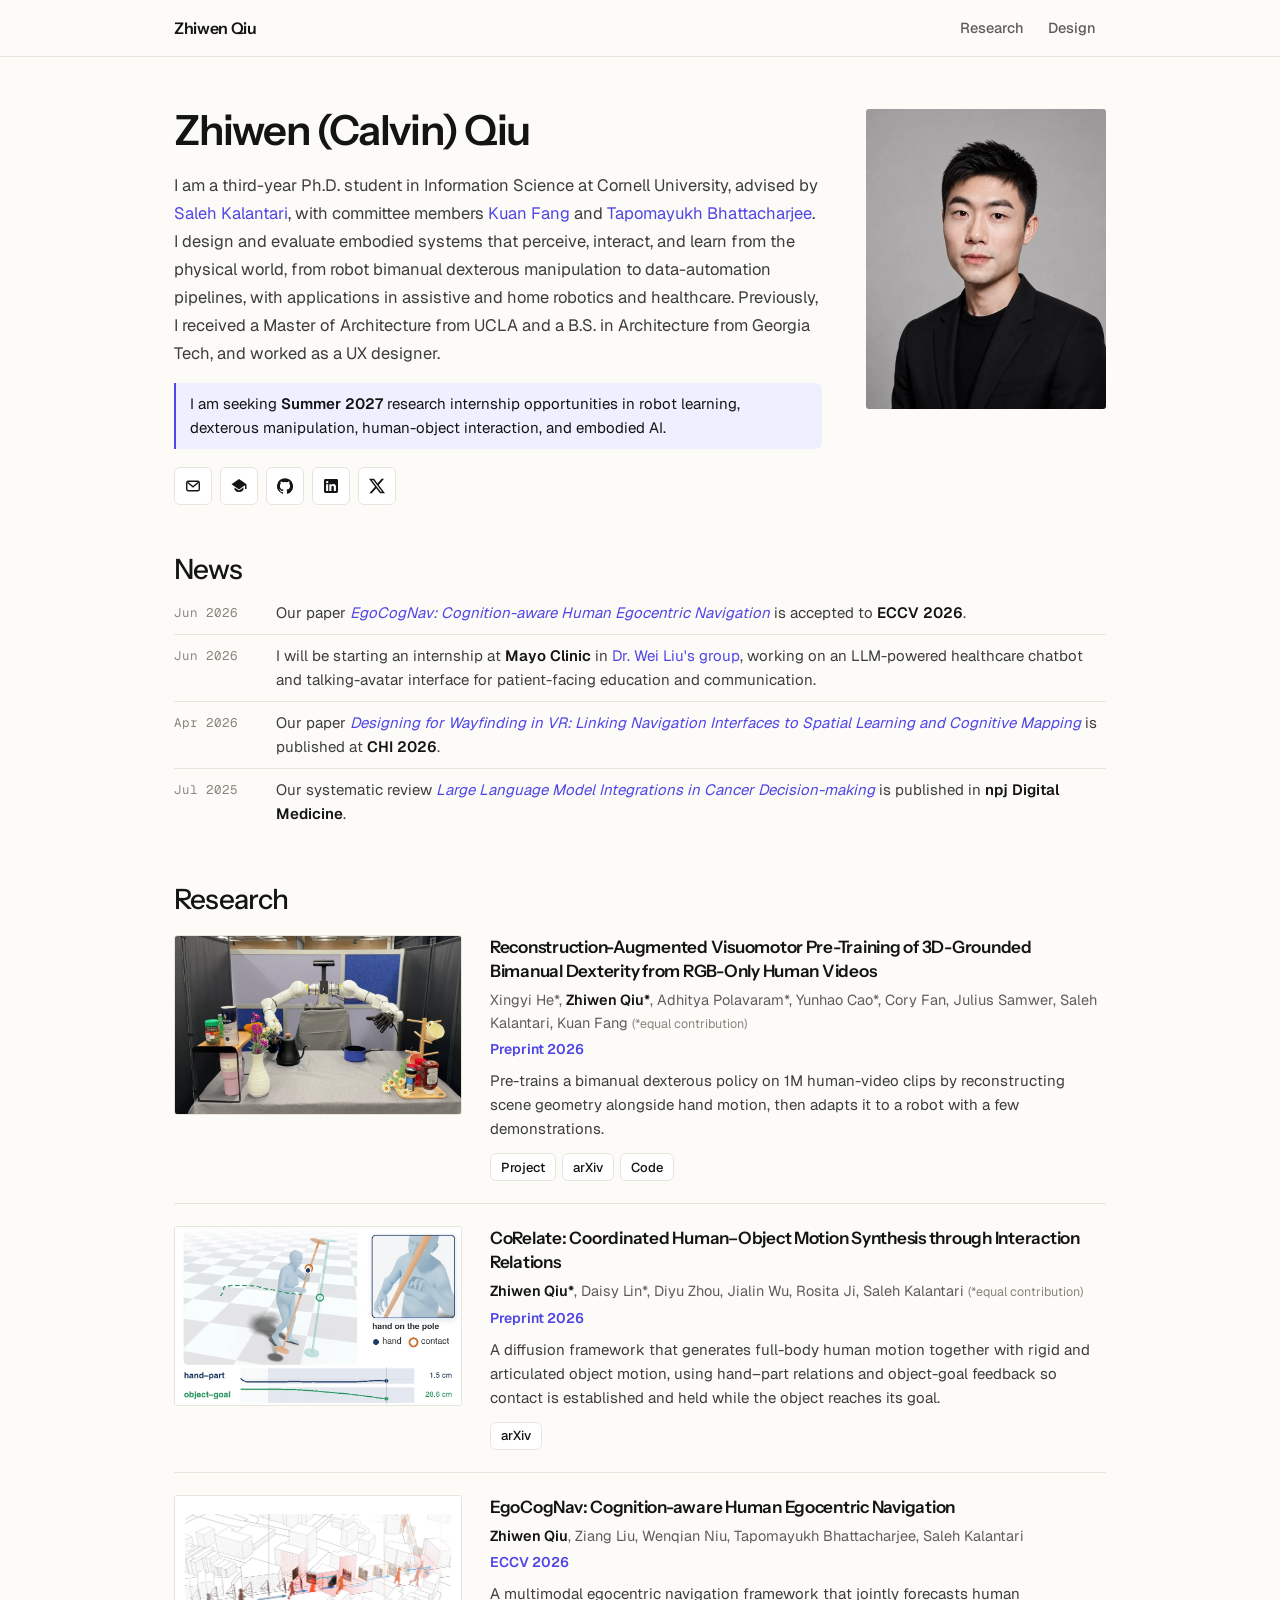
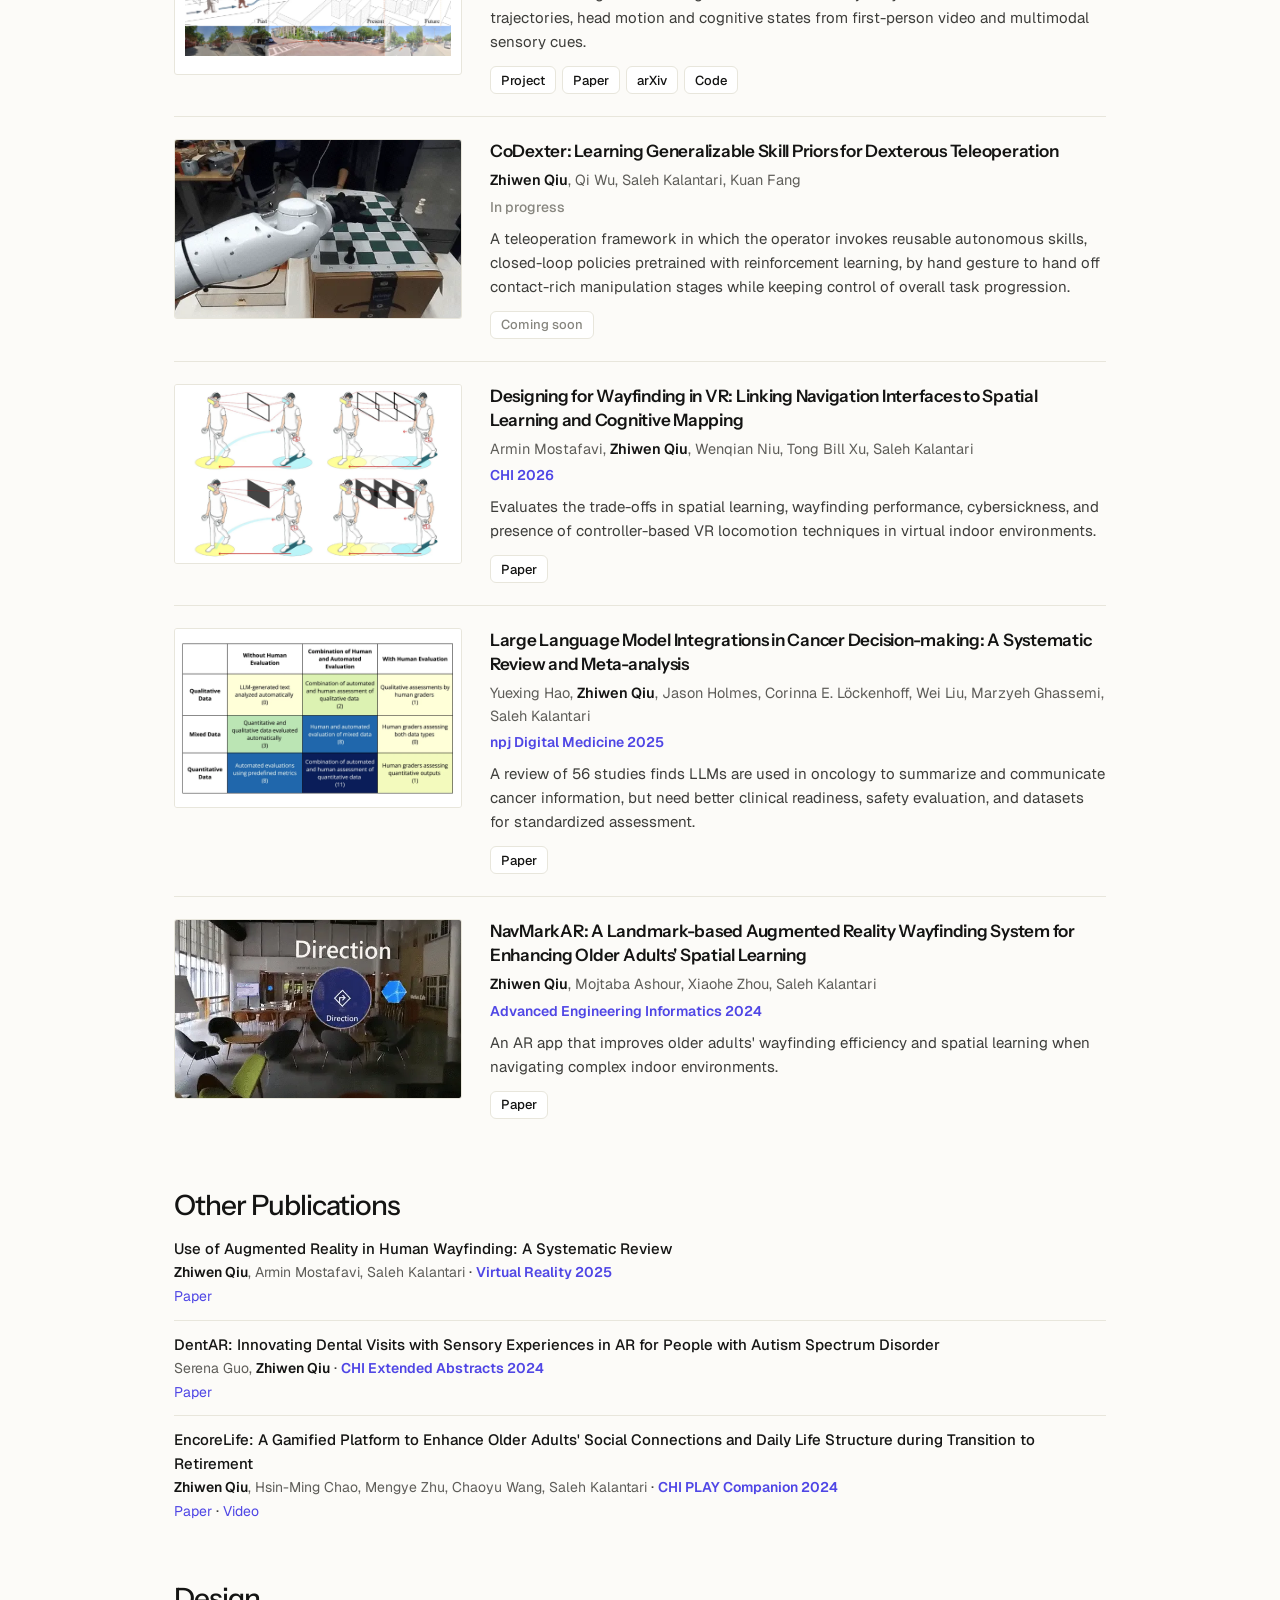
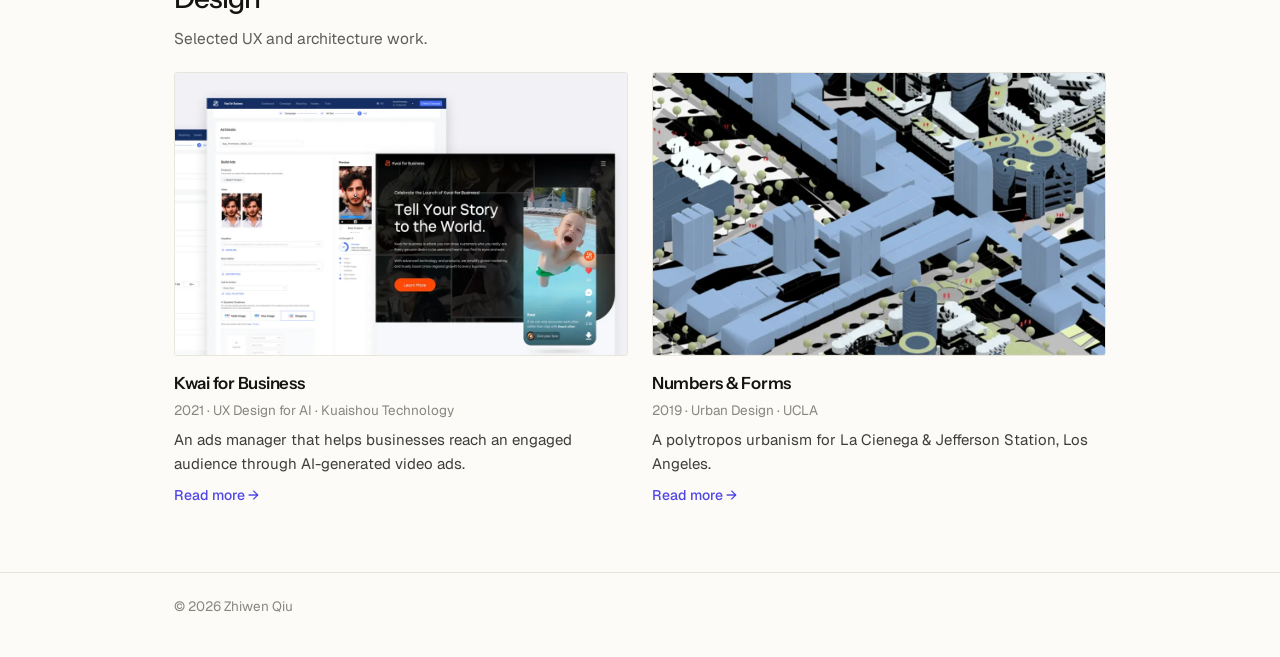
<file: index.html>
<!doctype html>
<html lang="en">
<head>
<meta charset="utf-8">
<meta name="viewport" content="width=device-width, initial-scale=1">
<title>Zhiwen Qiu</title>
<meta name="description" content="Zhiwen (Calvin) Qiu — Ph.D. student in Information Science at Cornell University, building embodied systems for assistive and home robotics and healthcare.">
<link rel="icon" href="/favicon.ico" sizes="any">
<link rel="icon" href="/favicon.svg" type="image/svg+xml">
<link rel="apple-touch-icon" href="/apple-touch-icon.png">
<link rel="preconnect" href="https://fonts.googleapis.com">
<link rel="preconnect" href="https://fonts.gstatic.com" crossorigin>
<link href="https://fonts.googleapis.com/css2?family=Instrument+Sans:wght@500;600&family=Geist:wght@400;500;600&family=Geist+Mono:wght@400;500&display=swap" rel="stylesheet">
<link rel="stylesheet" href="assets/site.css">
</head>
<body>

<nav aria-label="Primary">
  <div class="wrap">
    <a class="brand" href="#top">Zhiwen Qiu</a>
    <div class="navlinks">
      <a href="#research">Research</a>
      <a href="#design">Design</a>
    </div>
  </div>
</nav>

<main class="wrap" id="top">

  <header class="intro">
    <div>
      <h1>Zhiwen (Calvin) Qiu</h1>
      <p>I am a third-year Ph.D. student in Information Science at Cornell University, advised by <a href="https://human.cornell.edu/people/saleh-kalantari" target="_blank" rel="noopener">Saleh Kalantari</a>, with committee members <a href="https://kuanfang.github.io/" target="_blank" rel="noopener">Kuan Fang</a> and <a href="https://sites.google.com/site/tapomayukh" target="_blank" rel="noopener">Tapomayukh Bhattacharjee</a>. I design and evaluate embodied systems that perceive, interact, and learn from the physical world, from robot bimanual dexterous manipulation to data-automation pipelines, with applications in assistive and home robotics and healthcare. Previously, I received a Master of Architecture from UCLA and a B.S. in Architecture from Georgia Tech, and worked as a UX designer.</p>
      <p class="seeking">I am seeking <b>Summer 2027</b> research internship opportunities in robot learning, dexterous manipulation, human-object interaction, and embodied AI.</p>
      <div class="pills">
        <a class="pill" href="mailto:zqiu@info.cornell.edu" title="Email" aria-label="Email"><svg viewBox="0 0 16 16" fill="none" stroke="currentColor" stroke-width="1.4" aria-hidden="true"><rect x="1.75" y="3.25" width="12.5" height="9.5" rx="1.5"/><path d="m2.5 4.25 5.5 4.5 5.5-4.5"/></svg><span class="lbl">Email</span></a>
        <a class="pill" href="https://scholar.google.com/citations?user=rep0VzoAAAAJ&amp;hl=en" title="Google Scholar" aria-label="Google Scholar" target="_blank" rel="noopener"><svg viewBox="0 0 16 16" fill="currentColor" aria-hidden="true"><path d="M8 1 0.5 6.25 8 11.5l6-4.2V11h1.5V6.25z"/><path d="M3.5 9.4v2.3C4.6 13.2 6.2 14 8 14s3.4-.8 4.5-2.3V9.4L8 12.6z"/></svg><span class="lbl">Google Scholar</span></a>
        <a class="pill" href="https://github.com/calvinzqiu" title="GitHub" aria-label="GitHub" target="_blank" rel="noopener"><svg viewBox="0 0 16 16" fill="currentColor" aria-hidden="true"><path d="M8 .2a8 8 0 0 0-2.53 15.59c.4.07.55-.17.55-.38v-1.34c-2.23.48-2.7-1.07-2.7-1.07-.36-.92-.89-1.17-.89-1.17-.73-.5.06-.49.06-.49.8.06 1.23.83 1.23.83.72 1.22 1.88.87 2.34.66.07-.52.28-.87.5-1.07-1.78-.2-3.65-.89-3.65-3.95 0-.87.31-1.59.82-2.15-.08-.2-.36-1.02.08-2.12 0 0 .67-.22 2.2.82a7.6 7.6 0 0 1 4 0c1.53-1.04 2.2-.82 2.2-.82.44 1.1.16 1.92.08 2.12.51.56.82 1.28.82 2.15 0 3.07-1.87 3.75-3.66 3.95.29.25.54.73.54 1.48v2.2c0 .21.15.46.55.38A8 8 0 0 0 8 .2"/></svg><span class="lbl">GitHub</span></a>
        <a class="pill" href="https://www.linkedin.com/in/zhiwen-calvin-qiu-9928b273/" title="LinkedIn" aria-label="LinkedIn" target="_blank" rel="noopener"><svg viewBox="0 0 16 16" fill="currentColor" aria-hidden="true"><path d="M13.6 1H2.4C1.6 1 1 1.6 1 2.4v11.2c0 .8.6 1.4 1.4 1.4h11.2c.8 0 1.4-.6 1.4-1.4V2.4c0-.8-.6-1.4-1.4-1.4M5.2 12.9H3.1V6.2h2.1zM4.2 5.3a1.2 1.2 0 1 1 0-2.4 1.2 1.2 0 0 1 0 2.4m8.7 7.6h-2.1V9.6c0-.8 0-1.8-1.1-1.8s-1.3.9-1.3 1.8v3.3H6.3V6.2h2v.9c.3-.5 1-1.1 2.1-1.1 2.2 0 2.6 1.5 2.6 3.4z"/></svg><span class="lbl">LinkedIn</span></a>
        <a class="pill" href="https://x.com/Calvin_Qiu2408" title="X (Twitter)" aria-label="X (Twitter)" target="_blank" rel="noopener"><svg viewBox="0 0 16 16" fill="currentColor" aria-hidden="true"><path d="M12.6.75h2.454l-5.36 6.142L16 15.25h-4.937l-3.867-5.07-4.425 5.07H.316l5.733-6.57L0 .75h5.063l3.495 4.633L12.601.75Zm-.86 13.028h1.36L4.323 2.145H2.865z"/></svg><span class="lbl">X (Twitter)</span></a>
      </div>
    </div>
    <img class="portrait" src="assets/headshot.webp" alt="Portrait of Zhiwen Qiu" width="240" height="300">
  </header>

  <section id="news" aria-labelledby="news-h">
    <h2 id="news-h">News</h2>
    <ul class="news">
      <li><time>Jun 2026</time><span>Our paper <a href="https://calvinzqiu.github.io/egocognav-project/"><i>EgoCogNav: Cognition-aware Human Egocentric Navigation</i></a> is accepted to <b>ECCV 2026</b>.</span></li>
      <li><time>Jun 2026</time><span>I will be starting an internship at <b>Mayo Clinic</b> in <a href="https://www.mayoclinic.org/biographies/liu-wei-ph-d/bio-20055721" target="_blank" rel="noopener">Dr. Wei Liu's group</a>, working on an LLM-powered healthcare chatbot and talking-avatar interface for patient-facing education and communication.</span></li>
      <li><time>Apr 2026</time><span>Our paper <a href="https://dl.acm.org/doi/full/10.1145/3772318.3791145" target="_blank" rel="noopener"><i>Designing for Wayfinding in VR: Linking Navigation Interfaces to Spatial Learning and Cognitive Mapping</i></a> is published at <b>CHI 2026</b>.</span></li>
      <li><time>Jul 2025</time><span>Our systematic review <a href="https://www.nature.com/articles/s41746-025-01824-7" target="_blank" rel="noopener"><i>Large Language Model Integrations in Cancer Decision-making</i></a> is published in <b>npj Digital Medicine</b>.</span></li>
    </ul>
  </section>

  <section id="research" aria-labelledby="research-h">
    <h2 id="research-h">Research</h2>

    <article class="row">
      <a class="media" href="https://spatial-dex.github.io/" aria-label="SpatialDex project page" target="_blank" rel="noopener">
        <video data-auto muted loop playsinline preload="metadata" poster="assets/spatialdex.webp" src="assets/spatialdex.mp4"></video>
      </a>
      <div>
        <h3><a href="https://spatial-dex.github.io/" target="_blank" rel="noopener">Reconstruction-Augmented Visuomotor Pre-Training of 3D-Grounded Bimanual Dexterity from RGB-Only Human Videos</a></h3>
        <p class="authors">Xingyi He*, <b>Zhiwen Qiu*</b>, Adhitya Polavaram*, Yunhao Cao*, Cory Fan, Julius Samwer, Saleh Kalantari, Kuan Fang <span class="eq">(*equal contribution)</span></p>
        <p class="venue">Preprint 2026</p>
        <p class="sum">Pre-trains a bimanual dexterous policy on 1M human-video clips by reconstructing scene geometry alongside hand motion, then adapts it to a robot with a few demonstrations.</p>
        <div class="pills"><a class="pill" href="https://spatial-dex.github.io/" target="_blank" rel="noopener">Project</a><a class="pill" href="https://arxiv.org/abs/2610.29716" target="_blank" rel="noopener">arXiv</a><a class="pill" href="https://github.com/cornell-grill/SpatialDex" target="_blank" rel="noopener">Code</a></div>
      </div>
    </article>

    <article class="row">
      <div class="media">
        <video data-auto muted loop playsinline preload="metadata" poster="assets/corelate.webp" src="assets/corelate.mp4"></video>
      </div>
      <div>
        <h3>CoRelate: Coordinated Human–Object Motion Synthesis through Interaction Relations</h3>
        <p class="authors"><b>Zhiwen Qiu*</b>, Daisy Lin*, Diyu Zhou, Jialin Wu, Rosita Ji, Saleh Kalantari <span class="eq">(*equal contribution)</span></p>
        <p class="venue">Preprint 2026</p>
        <p class="sum">A diffusion framework that generates full-body human motion together with rigid and articulated object motion, using hand–part relations and object-goal feedback so contact is established and held while the object reaches its goal.</p>
        <div class="pills"><a class="pill" href="https://arxiv.org/abs/2611.25166" target="_blank" rel="noopener">arXiv</a></div>
      </div>
    </article>

    <article class="row">
      <a class="media contain" href="https://calvinzqiu.github.io/egocognav-project/" aria-label="EgoCogNav project page">
        <img src="assets/egocognav.webp" alt="Diagram of a pedestrian's past, present and future path with first-person views" loading="lazy">
      </a>
      <div>
        <h3><a href="https://calvinzqiu.github.io/egocognav-project/">EgoCogNav: Cognition-aware Human Egocentric Navigation</a></h3>
        <p class="authors"><b>Zhiwen Qiu</b>, Ziang Liu, Wenqian Niu, Tapomayukh Bhattacharjee, Saleh Kalantari</p>
        <p class="venue">ECCV 2026</p>
        <p class="sum">A multimodal egocentric navigation framework that jointly forecasts human trajectories, head motion and cognitive states from first-person video and multimodal sensory cues.</p>
        <div class="pills"><a class="pill" href="https://calvinzqiu.github.io/egocognav-project/">Project</a><a class="pill" href="https://link.springer.com/chapter/10.1007/978-3-032-37422-6_29" target="_blank" rel="noopener">Paper</a><a class="pill" href="https://arxiv.org/abs/2511.17581" target="_blank" rel="noopener">arXiv</a><a class="pill" href="https://github.com/calvinzqiu/EgoCogNav" target="_blank" rel="noopener">Code</a></div>
      </div>
    </article>

    <article class="row">
      <div class="media">
        <video data-auto muted loop playsinline preload="metadata" poster="assets/dextele.webp" src="assets/dextele.mp4"></video>
      </div>
      <div>
        <h3>CoDexter: Learning Generalizable Skill Priors for Dexterous Teleoperation</h3>
        <p class="authors"><b>Zhiwen Qiu</b>, Qi Wu, Saleh Kalantari, Kuan Fang</p>
        <p class="venue wip">In progress</p>
        <p class="sum">A teleoperation framework in which the operator invokes reusable autonomous skills, closed-loop policies pretrained with reinforcement learning, by hand gesture to hand off contact-rich manipulation stages while keeping control of overall task progression.</p>
        <div class="pills"><span class="pill off">Coming soon</span></div>
      </div>
    </article>

    <article class="row">
      <a class="media" href="https://dl.acm.org/doi/full/10.1145/3772318.3791145" aria-label="CHI 2026 paper" target="_blank" rel="noopener">
        <img src="assets/chi-vr.webp" alt="Four VR locomotion techniques: teleportation with and without blinking, and continuous steering with and without tunneling" loading="lazy">
      </a>
      <div>
        <h3><a href="https://dl.acm.org/doi/full/10.1145/3772318.3791145" target="_blank" rel="noopener">Designing for Wayfinding in VR: Linking Navigation Interfaces to Spatial Learning and Cognitive Mapping</a></h3>
        <p class="authors">Armin Mostafavi, <b>Zhiwen Qiu</b>, Wenqian Niu, Tong Bill Xu, Saleh Kalantari</p>
        <p class="venue">CHI 2026</p>
        <p class="sum">Evaluates the trade-offs in spatial learning, wayfinding performance, cybersickness, and presence of controller-based VR locomotion techniques in virtual indoor environments.</p>
        <div class="pills"><a class="pill" href="https://dl.acm.org/doi/full/10.1145/3772318.3791145" target="_blank" rel="noopener">Paper</a></div>
      </div>
    </article>

    <article class="row">
      <a class="media" href="https://www.nature.com/articles/s41746-025-01824-7" aria-label="npj Digital Medicine paper" target="_blank" rel="noopener">
        <img src="assets/llm-review.webp" alt="Matrix of evaluation methods for LLMs in clinical decision-making, by data type and degree of human evaluation" loading="lazy">
      </a>
      <div>
        <h3><a href="https://www.nature.com/articles/s41746-025-01824-7" target="_blank" rel="noopener">Large Language Model Integrations in Cancer Decision-making: A Systematic Review and Meta-analysis</a></h3>
        <p class="authors">Yuexing Hao, <b>Zhiwen Qiu</b>, Jason Holmes, Corinna E. Löckenhoff, Wei Liu, Marzyeh Ghassemi, Saleh Kalantari</p>
        <p class="venue">npj Digital Medicine 2025</p>
        <p class="sum">A review of 56 studies finds LLMs are used in oncology to summarize and communicate cancer information, but need better clinical readiness, safety evaluation, and datasets for standardized assessment.</p>
        <div class="pills"><a class="pill" href="https://www.nature.com/articles/s41746-025-01824-7" target="_blank" rel="noopener">Paper</a></div>
      </div>
    </article>

    <article class="row">
      <a class="media" href="https://doi.org/10.1016/j.aei.2024.102635" aria-label="Advanced Engineering Informatics paper" target="_blank" rel="noopener">
        <video data-auto muted loop playsinline preload="metadata" poster="assets/navmarkar.webp" src="assets/navmarkar.mp4"></video>
      </a>
      <div>
        <h3><a href="https://doi.org/10.1016/j.aei.2024.102635" target="_blank" rel="noopener">NavMarkAR: A Landmark-based Augmented Reality Wayfinding System for Enhancing Older Adults' Spatial Learning</a></h3>
        <p class="authors"><b>Zhiwen Qiu</b>, Mojtaba Ashour, Xiaohe Zhou, Saleh Kalantari</p>
        <p class="venue">Advanced Engineering Informatics 2024</p>
        <p class="sum">An AR app that improves older adults' wayfinding efficiency and spatial learning when navigating complex indoor environments.</p>
        <div class="pills"><a class="pill" href="https://doi.org/10.1016/j.aei.2024.102635" target="_blank" rel="noopener">Paper</a></div>
      </div>
    </article>

  </section>

  <section id="publications" aria-labelledby="pubs-h">
    <h2 id="pubs-h">Other Publications</h2>
    <ul class="pubs">
      <li><span class="t">Use of Augmented Reality in Human Wayfinding: A Systematic Review</span><br>
        <span class="a"><b>Zhiwen Qiu</b>, Armin Mostafavi, Saleh Kalantari</span> · <span class="v">Virtual Reality 2025</span><br>
        <a class="l" href="https://link.springer.com/article/10.1007/s10055-025-01226-w" target="_blank" rel="noopener">Paper</a></li>
      <li><span class="t">DentAR: Innovating Dental Visits with Sensory Experiences in AR for People with Autism Spectrum Disorder</span><br>
        <span class="a">Serena Guo, <b>Zhiwen Qiu</b></span> · <span class="v">CHI Extended Abstracts 2024</span><br>
        <a class="l" href="https://dl.acm.org/doi/abs/10.1145/3613905.3650926" target="_blank" rel="noopener">Paper</a></li>
      <li><span class="t">EncoreLife: A Gamified Platform to Enhance Older Adults' Social Connections and Daily Life Structure during Transition to Retirement</span><br>
        <span class="a"><b>Zhiwen Qiu</b>, Hsin-Ming Chao, Mengye Zhu, Chaoyu Wang, Saleh Kalantari</span> · <span class="v">CHI PLAY Companion 2024</span><br>
        <a class="l" href="https://dl.acm.org/doi/abs/10.1145/3665463.3678841" target="_blank" rel="noopener">Paper</a> · <a class="l" href="https://youtu.be/2-s69Q461jA" target="_blank" rel="noopener">Video</a></li>
    </ul>
  </section>

  <section id="design" aria-labelledby="design-h">
    <h2 id="design-h">Design</h2>
    <p class="lede">Selected UX and architecture work.</p>
    <div class="cards">
      <article class="card">
        <a class="card-link" href="kwai-for-business/">
          <div class="media"><img src="assets/kwai/hero.webp" alt="Kwai for Business ads manager screens" loading="lazy"></div>
          <h3>Kwai for Business</h3>
          <div class="meta">2021 · UX Design for AI · Kuaishou Technology</div>
          <p>An ads manager that helps businesses reach an engaged audience through AI-generated video ads.</p>
          <span class="more">Read more →</span>
        </a>
      </article>
      <article class="card">
        <a class="card-link" href="numbers-and-forms/">
          <div class="media"><img src="assets/numbers.webp" alt="Axonometric urban render of blue towers, trees and plazas" loading="lazy"></div>
          <h3>Numbers &amp; Forms</h3>
          <div class="meta">2019 · Urban Design · UCLA</div>
          <p>A polytropos urbanism for La Cienega &amp; Jefferson Station, Los Angeles.</p>
          <span class="more">Read more →</span>
        </a>
      </article>
    </div>
  </section>

</main>

<footer>
  <div class="wrap">© 2026 Zhiwen Qiu</div>
</footer>


<script src="assets/site.js"></script>
<!-- Cloudflare Web Analytics --><script type='module' src='https://static.cloudflareinsights.com/beacon.min.js' data-cf-beacon='{"token": "a15dffe8075c4d2e905484d558929fdc"}'></script><!-- End Cloudflare Web Analytics -->
</body>
</html>
</file>
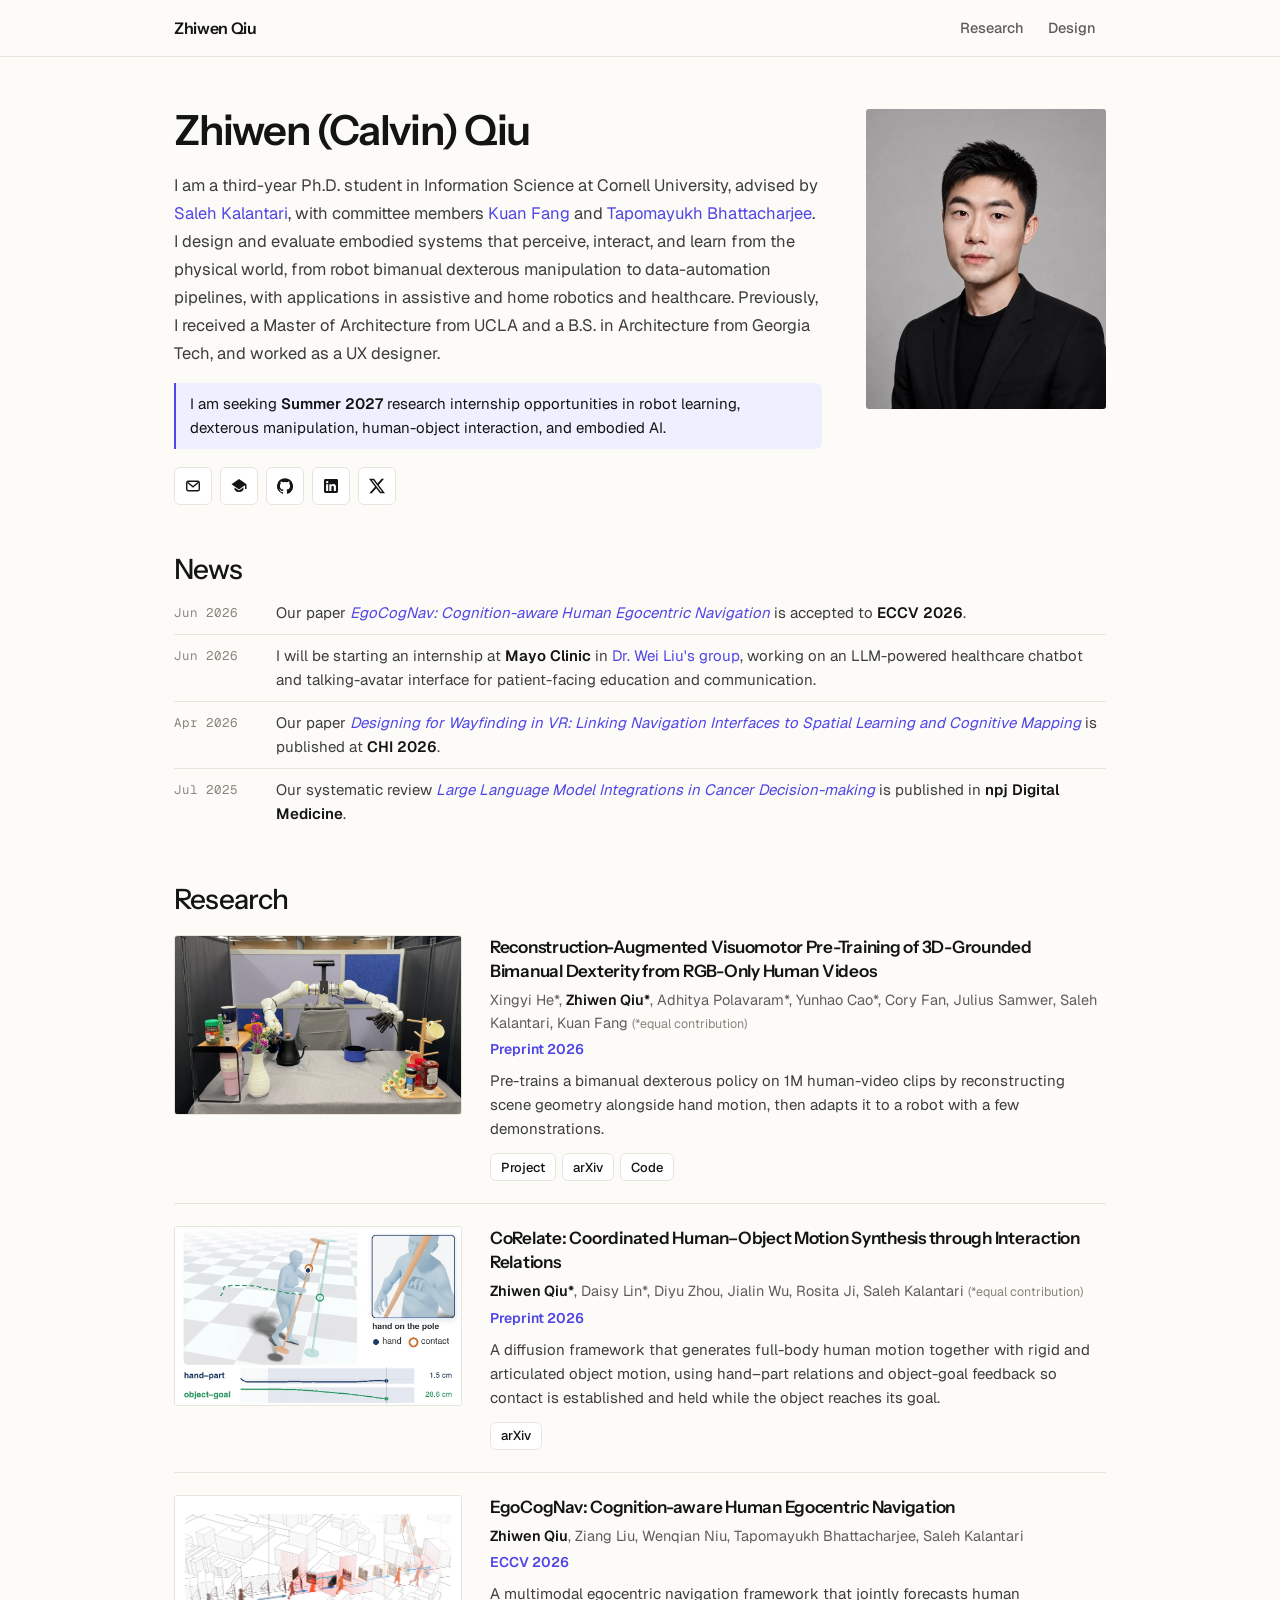
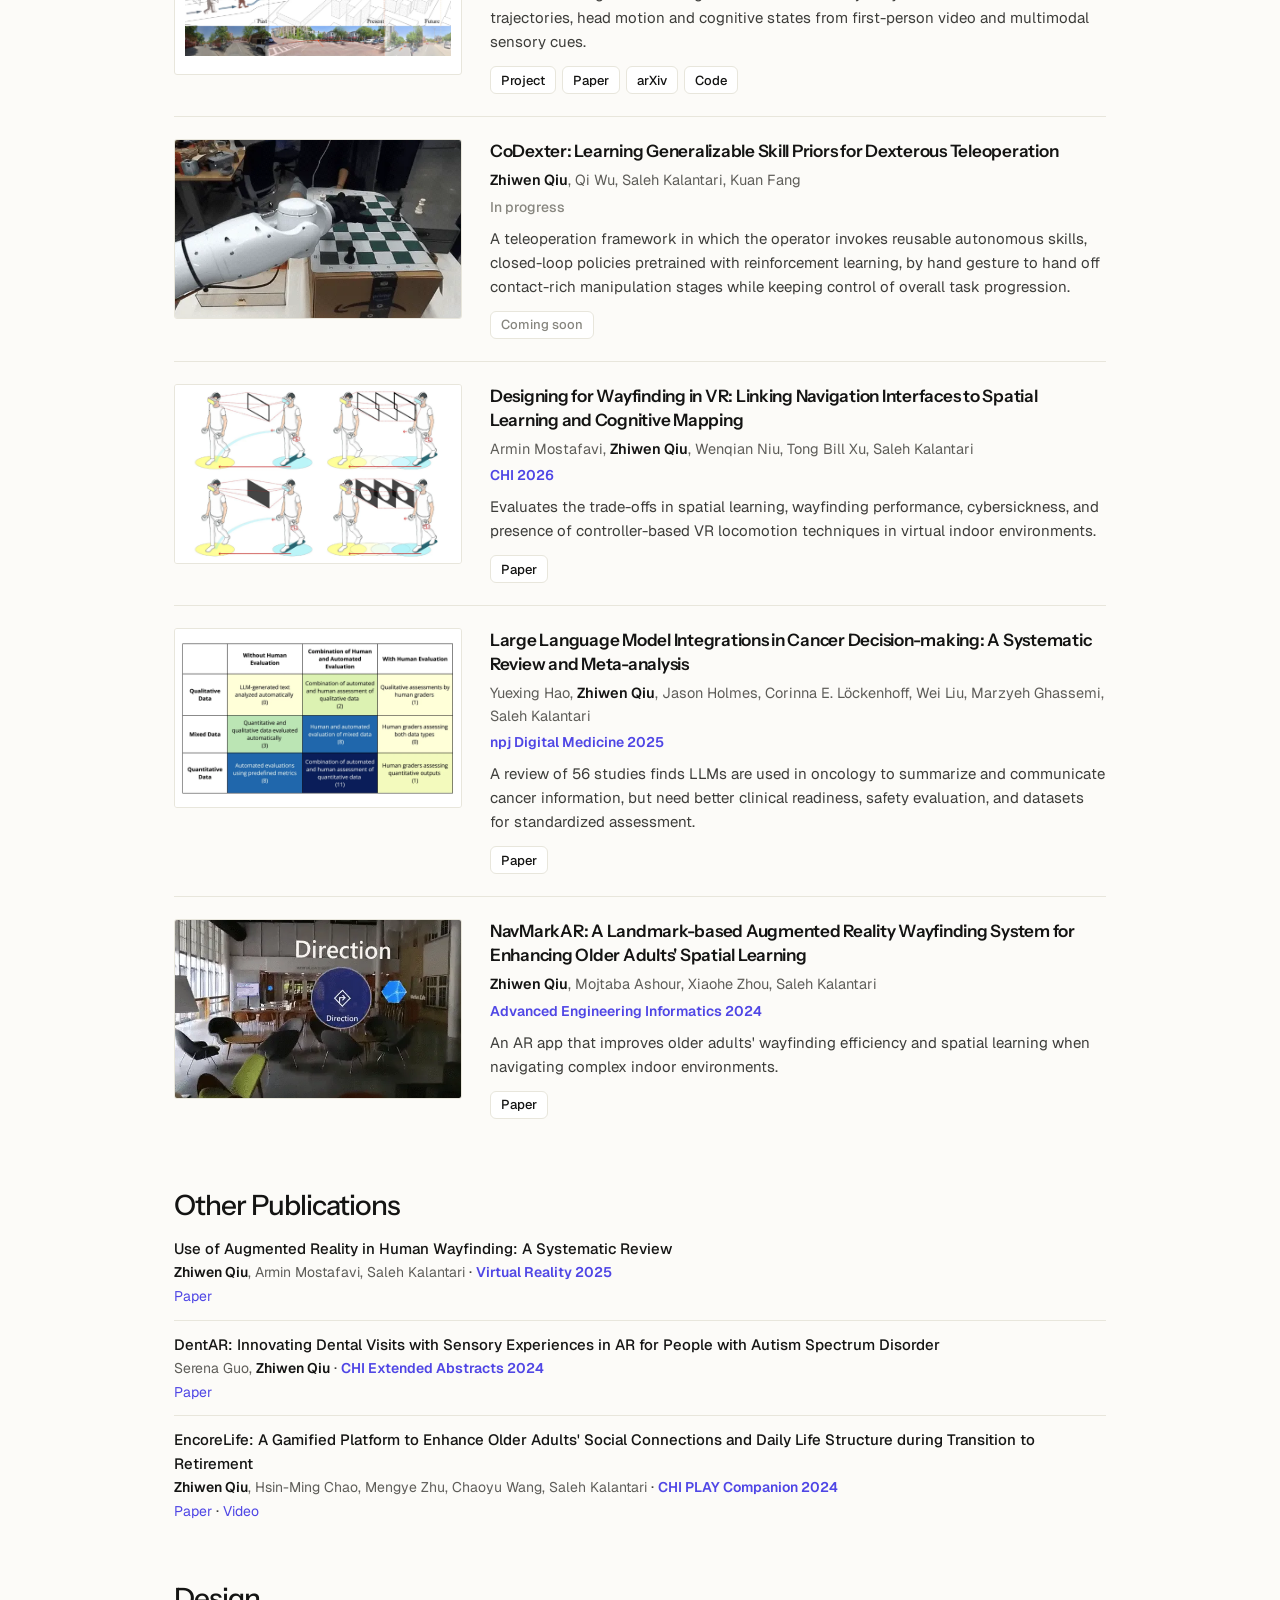
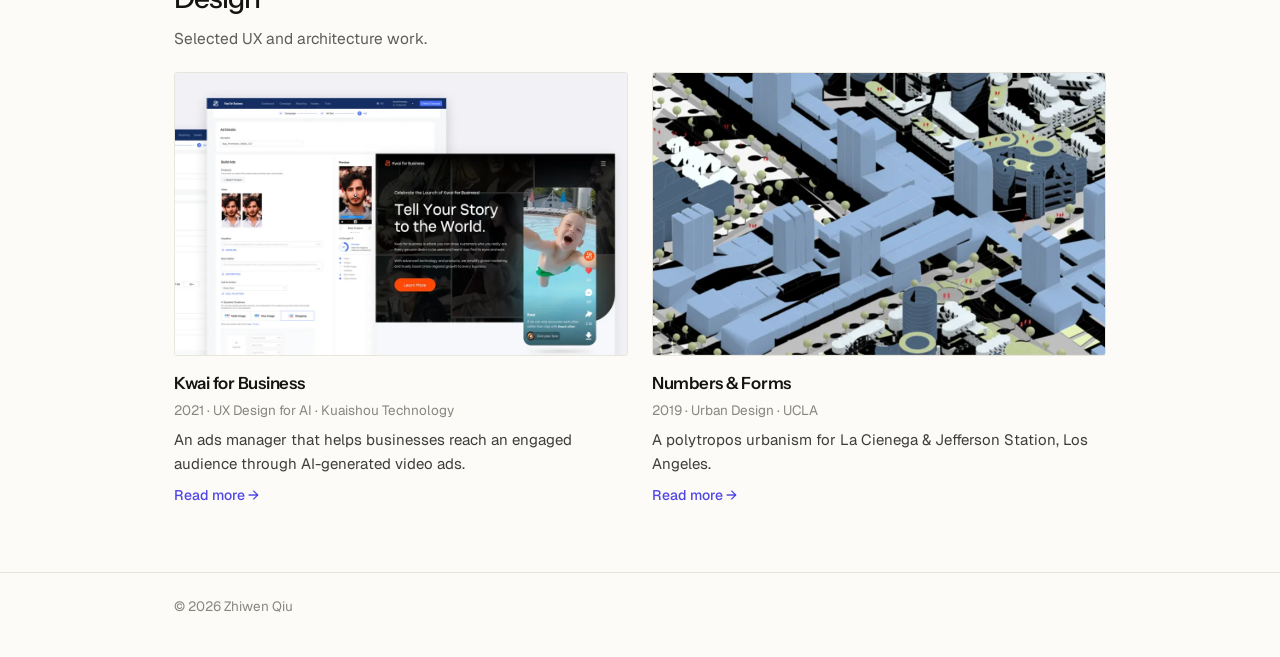
<file: amazon/index.html>
<!doctype html>
<html lang="en">
<head>
<meta charset="utf-8">
<title>Redirecting…</title>
<meta name="robots" content="noindex">
<link rel="canonical" href="/#design">
<meta http-equiv="refresh" content="0; url=/#design">
<script>location.replace("/#design");</script>
</head>
<body><p>This page has moved to <a href="/#design">/#design</a>.</p></body>
</html>
</file>
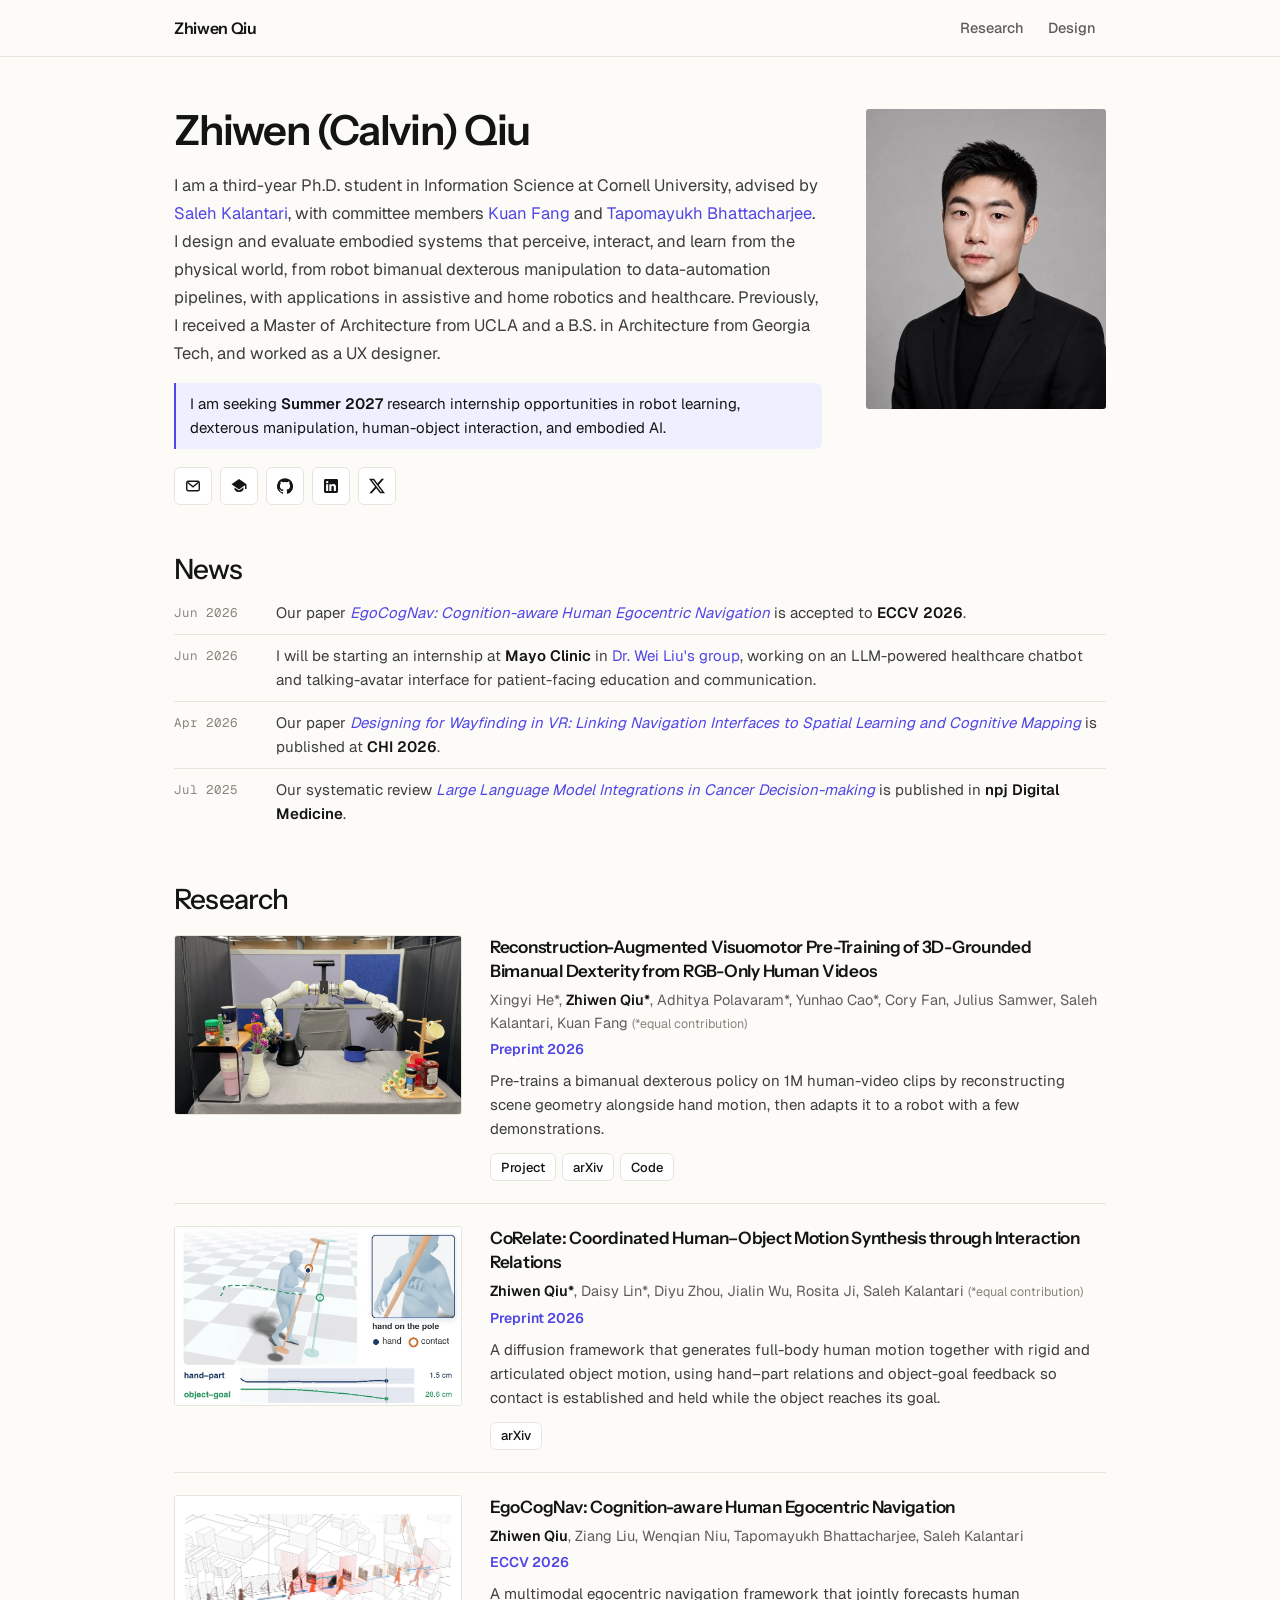
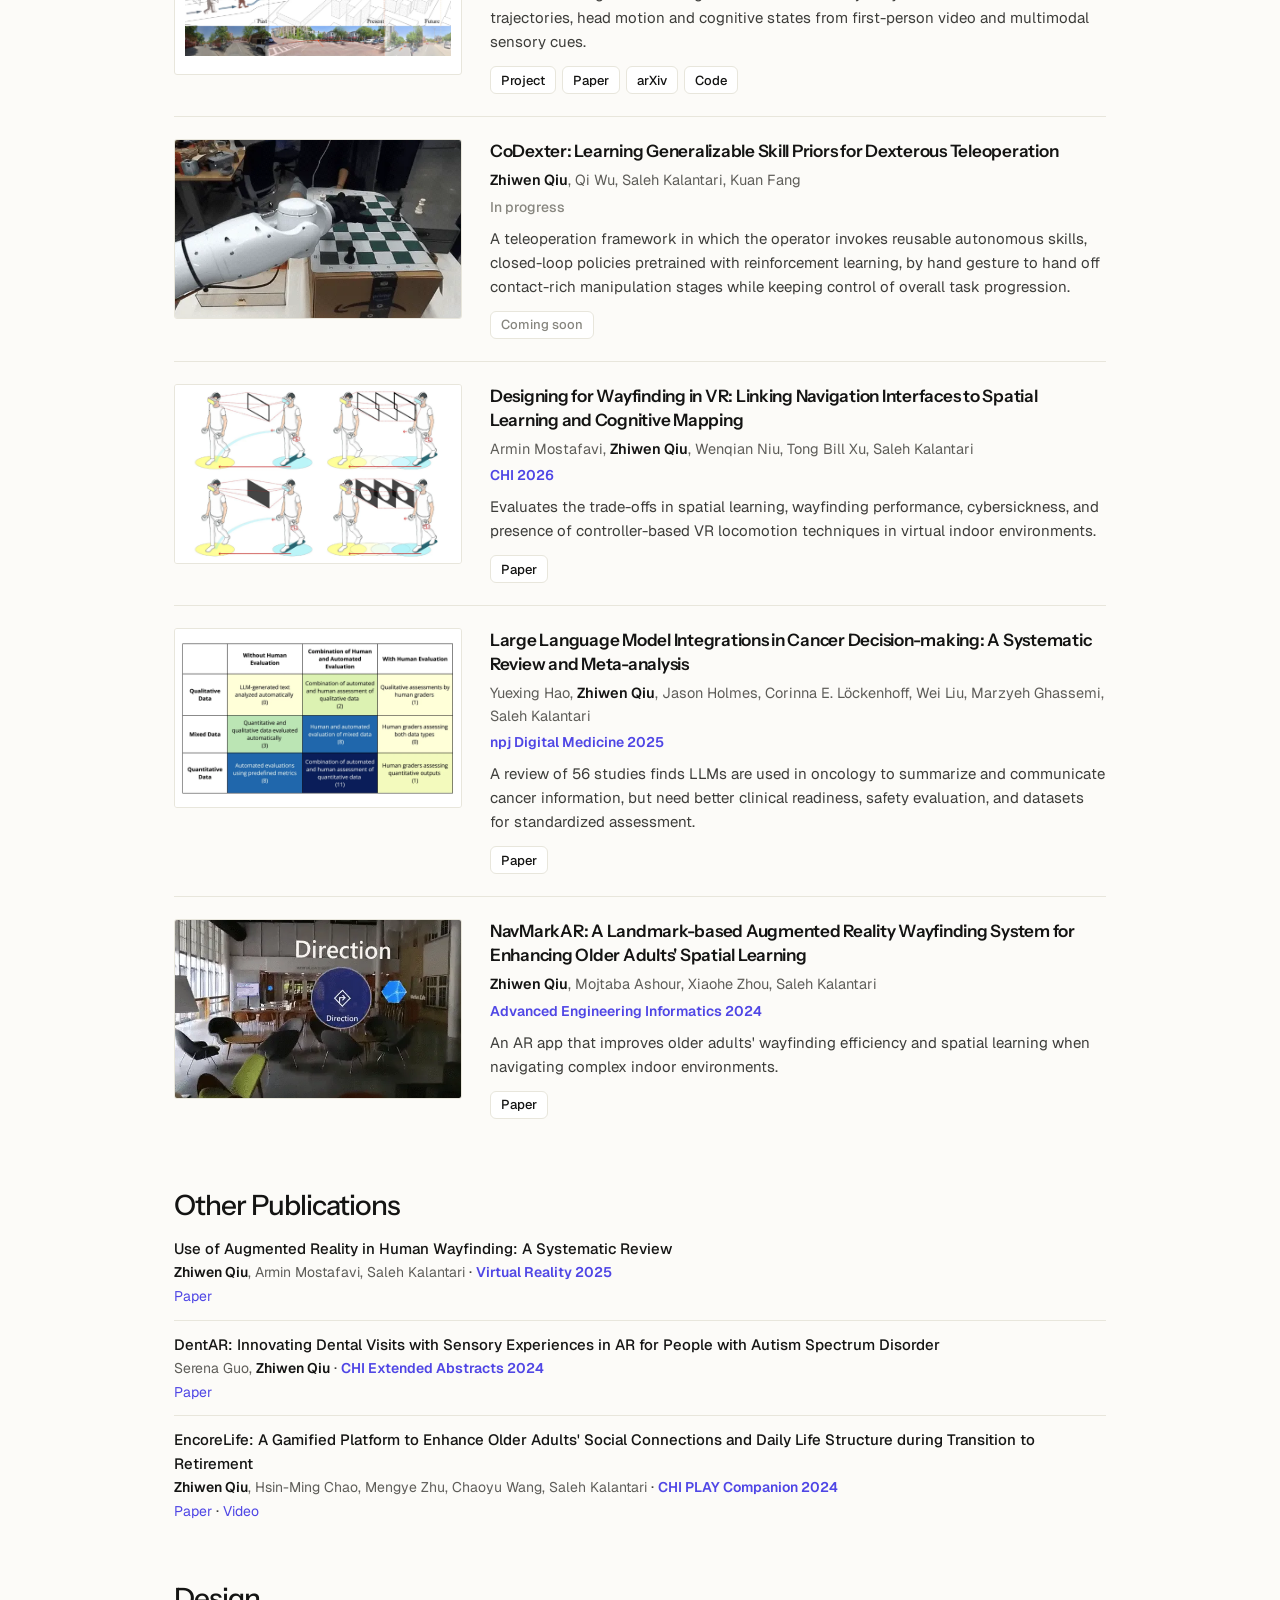
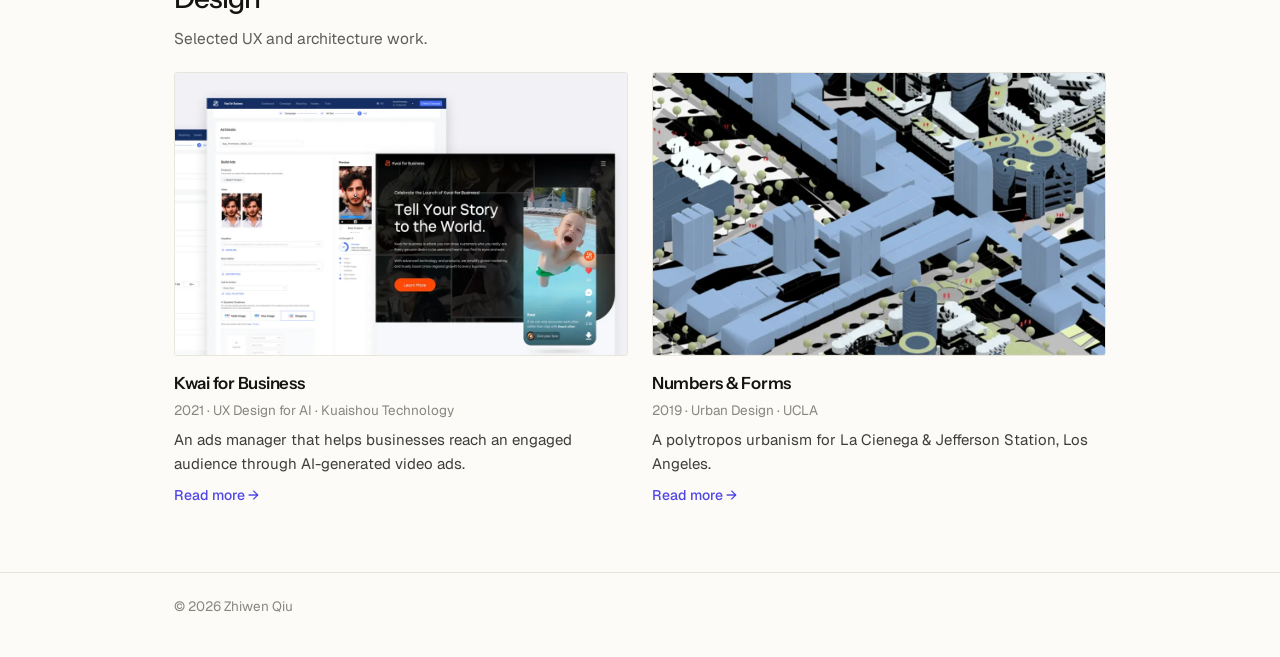
<file: dentar/index.html>
<!doctype html>
<html lang="en">
<head>
<meta charset="utf-8">
<title>Redirecting…</title>
<meta name="robots" content="noindex">
<link rel="canonical" href="/#publications">
<meta http-equiv="refresh" content="0; url=/#publications">
<script>location.replace("/#publications");</script>
</head>
<body><p>This page has moved to <a href="/#publications">/#publications</a>.</p></body>
</html>
</file>
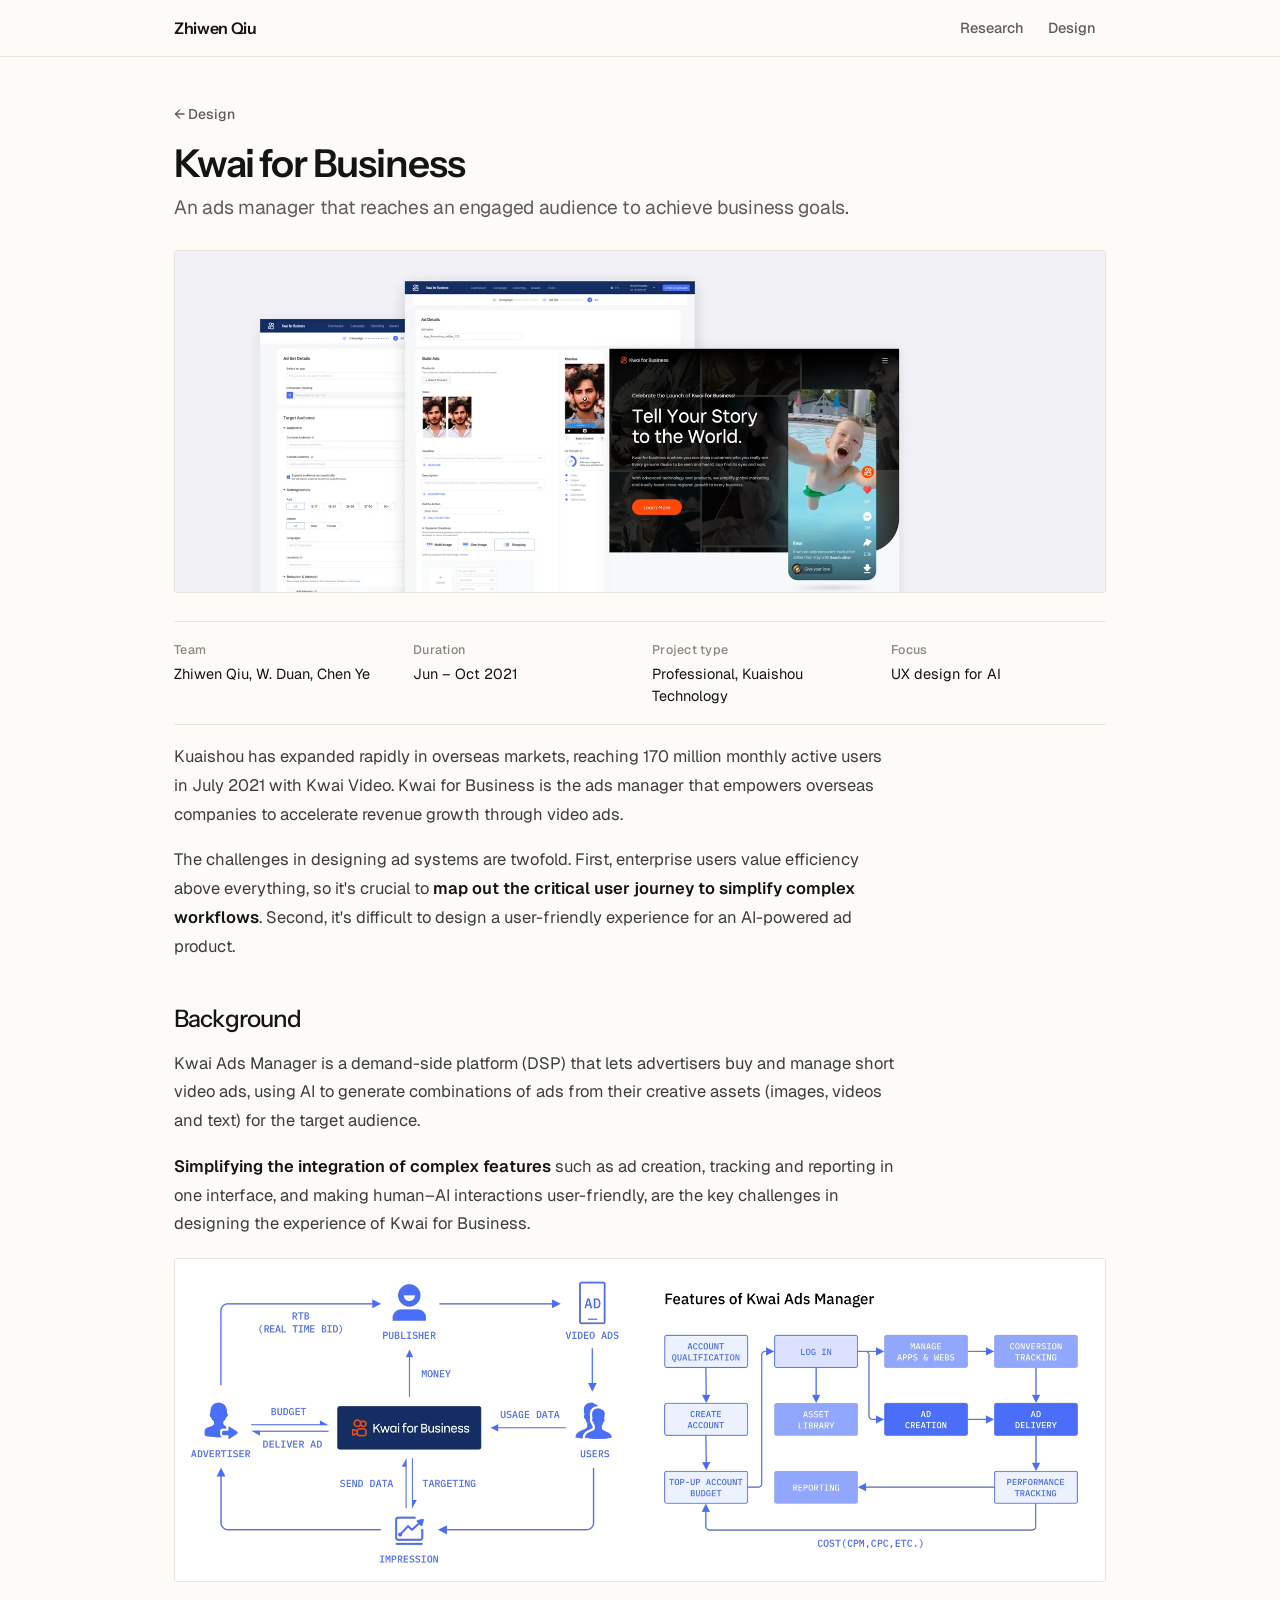
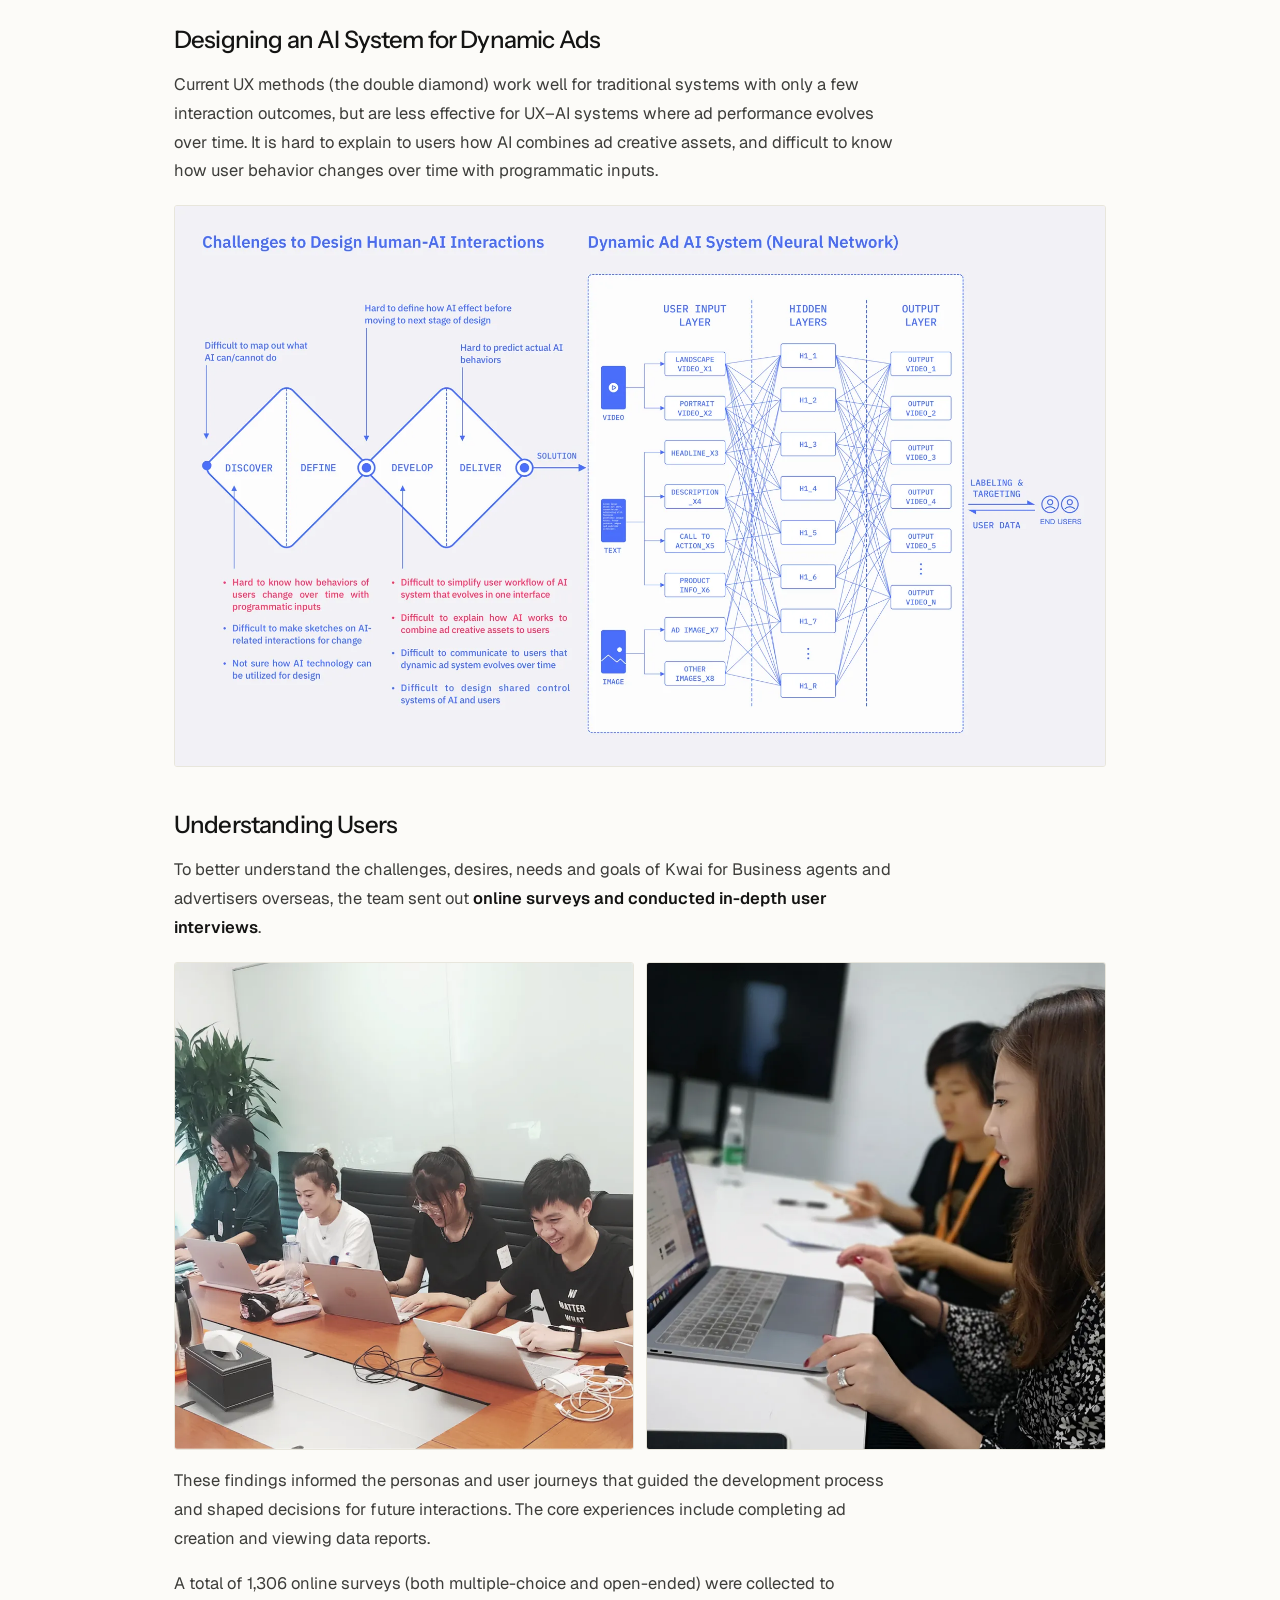
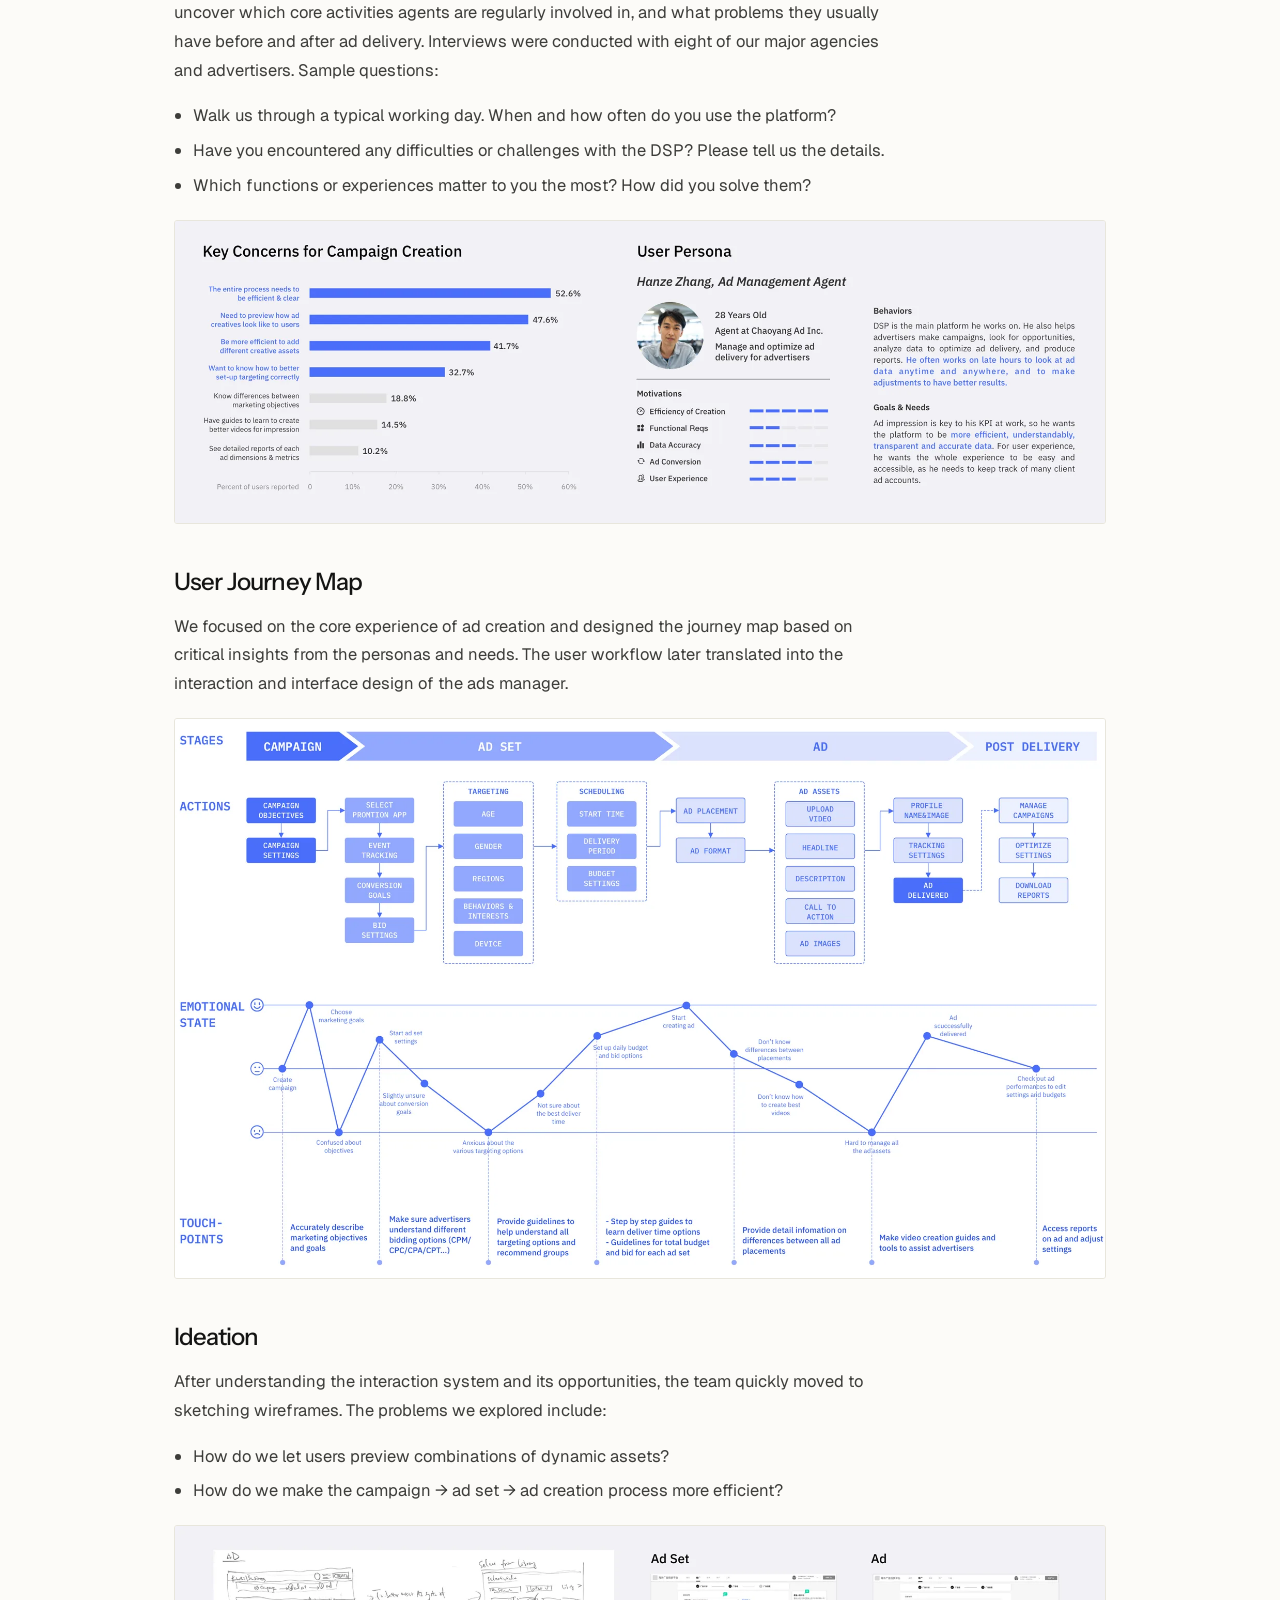
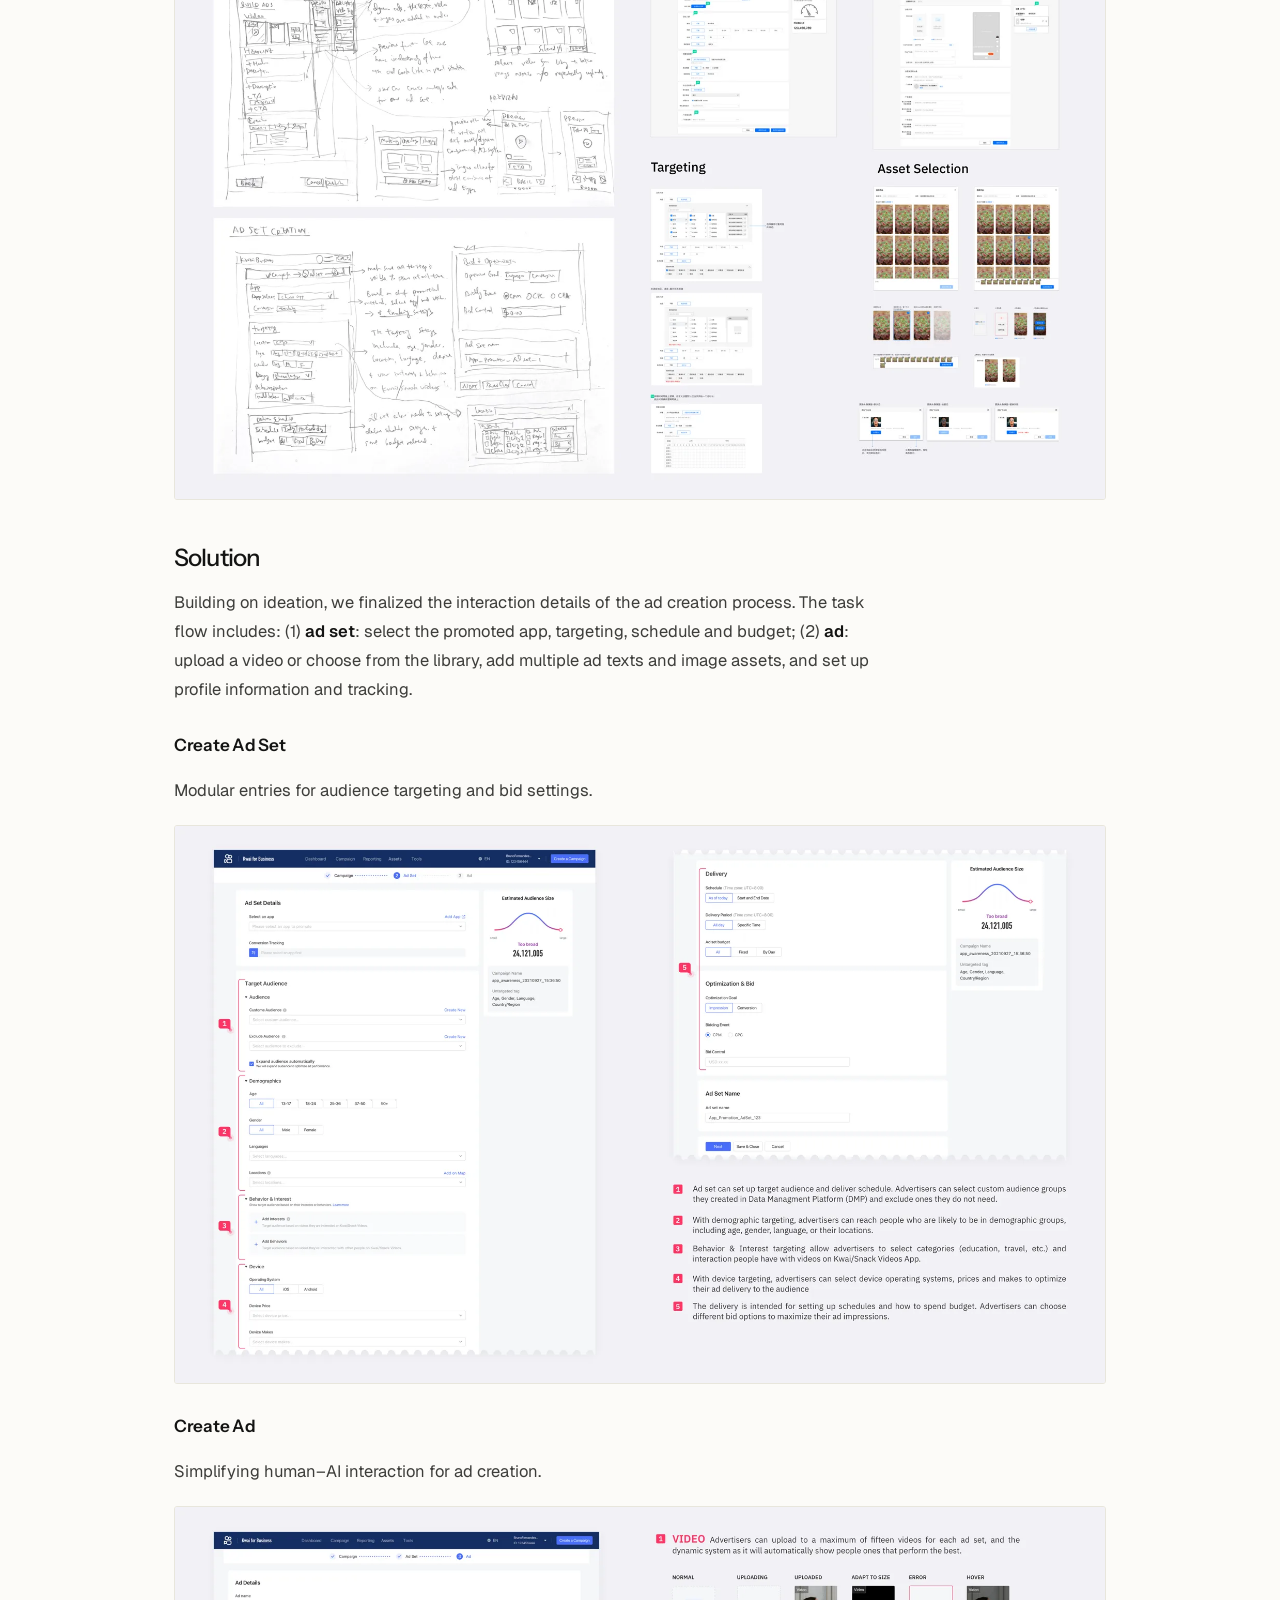
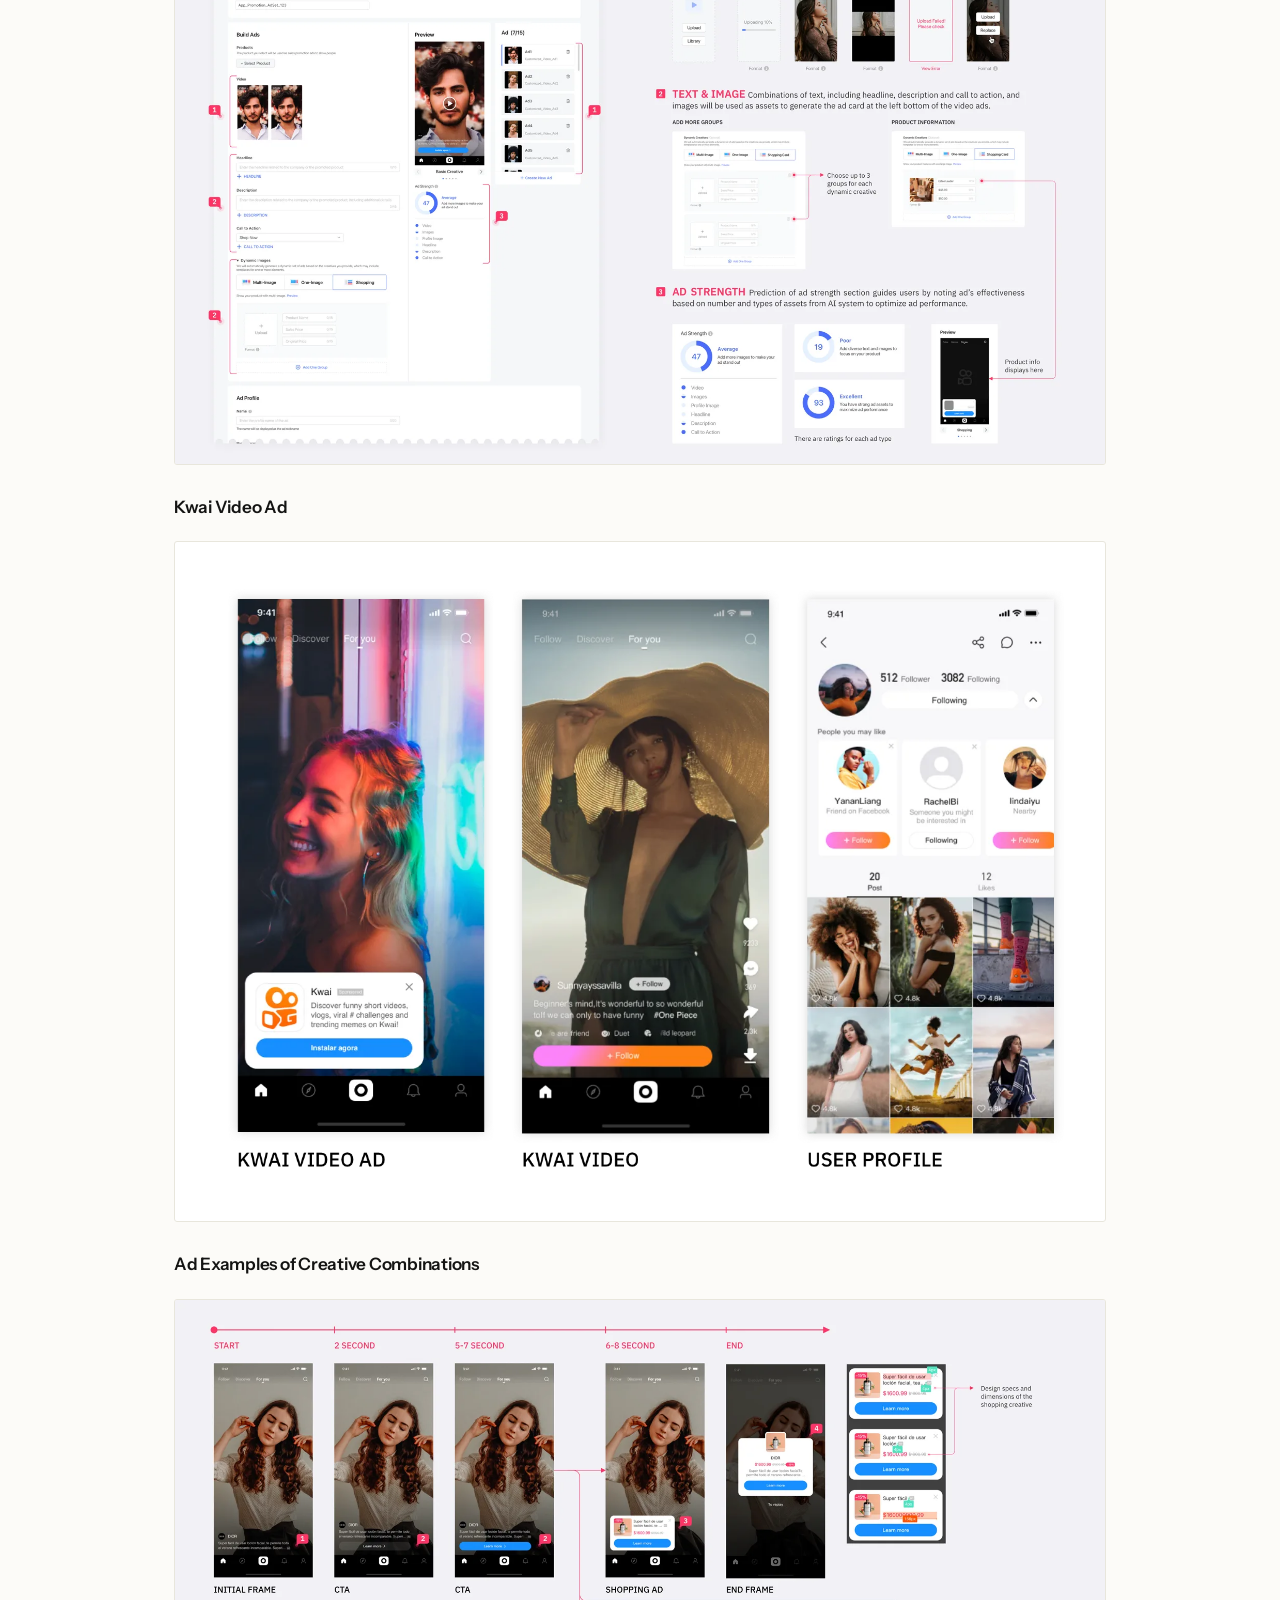
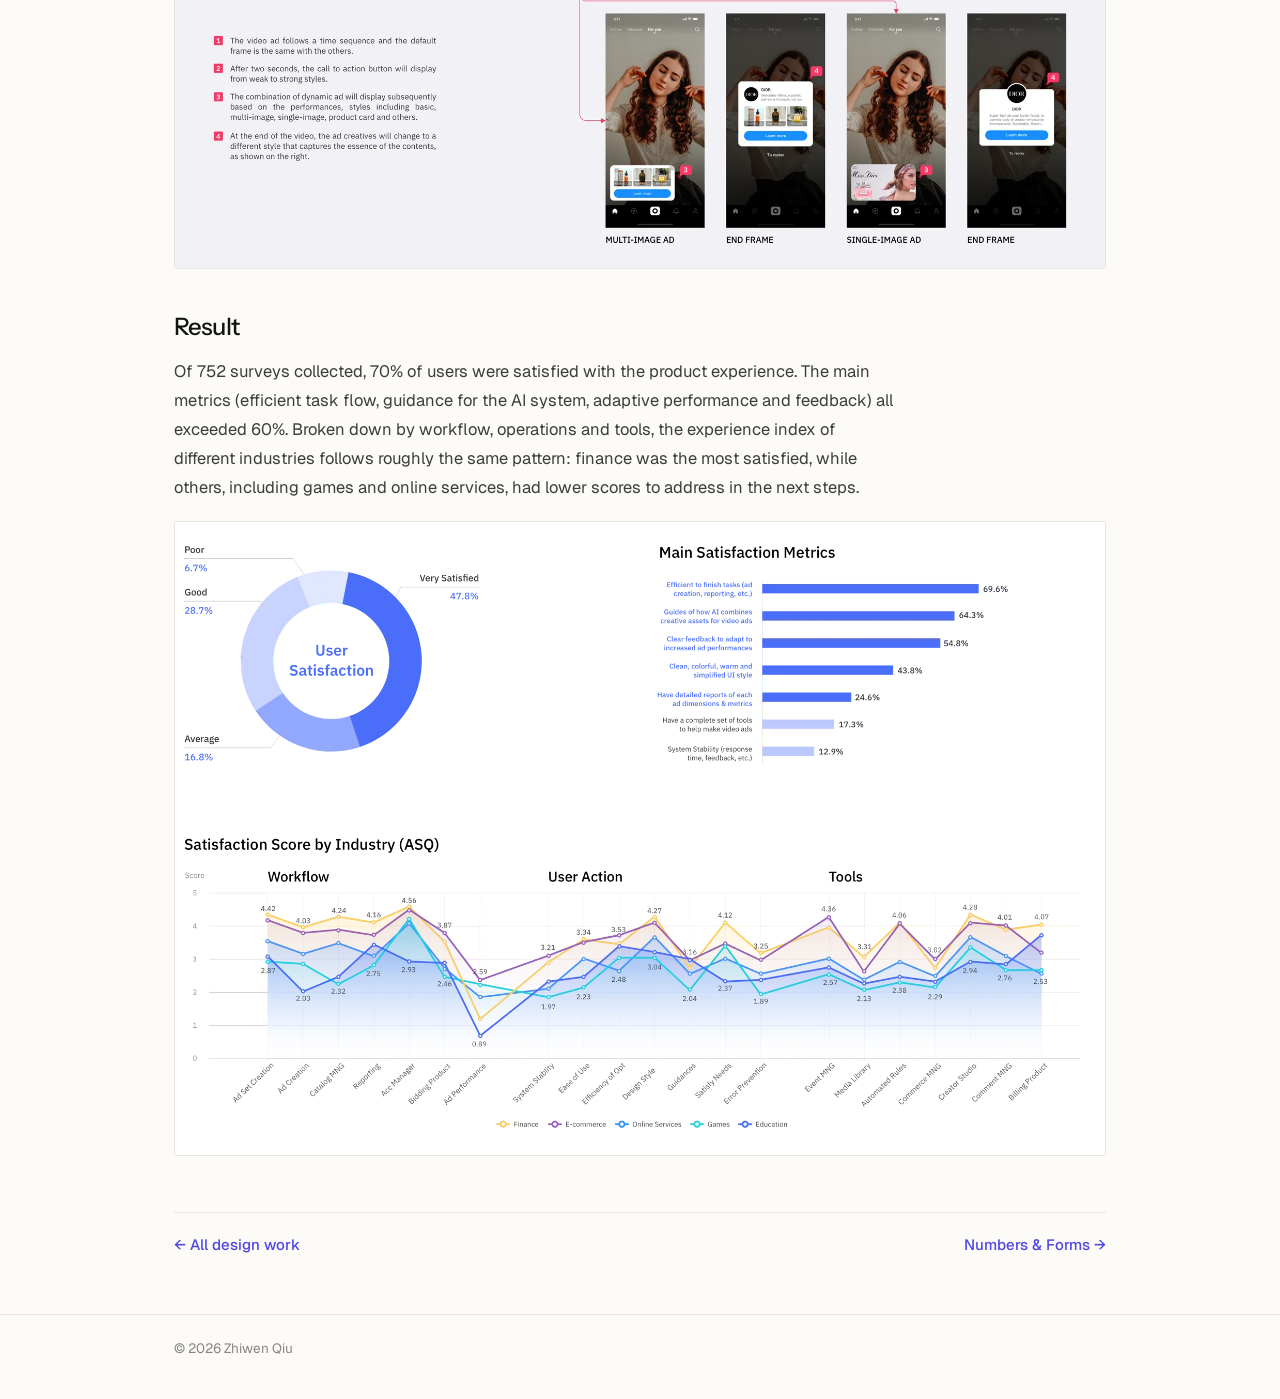
<file: kwai-for-business/index.html>
<!doctype html>
<html lang="en">
<head>
<meta charset="utf-8">
<meta name="viewport" content="width=device-width, initial-scale=1">
<title>Kwai for Business · Zhiwen Qiu</title>
<meta name="description" content="Kwai for Business: an ads manager that reaches an engaged audience to achieve business goals. UX design for AI at Kuaishou Technology, 2021.">
<link rel="icon" href="/favicon.ico" sizes="any">
<link rel="icon" href="/favicon.svg" type="image/svg+xml">
<link rel="apple-touch-icon" href="/apple-touch-icon.png">
<link rel="preconnect" href="https://fonts.googleapis.com">
<link rel="preconnect" href="https://fonts.gstatic.com" crossorigin>
<link href="https://fonts.googleapis.com/css2?family=Instrument+Sans:wght@500;600&family=Geist:wght@400;500;600&family=Geist+Mono:wght@400;500&display=swap" rel="stylesheet">
<link rel="stylesheet" href="../assets/site.css">
</head>
<body>

<nav aria-label="Primary">
  <div class="wrap">
    <a class="brand" href="../">Zhiwen Qiu</a>
    <div class="navlinks">
      <a href="../#research">Research</a>
      <a href="../#design">Design</a>
    </div>
  </div>
</nav>

<main class="wrap cs">
  <header class="cs-head">
    <a class="back" href="../#design">← Design</a>
    <h1>Kwai for Business</h1>
    <p class="cs-sub">An ads manager that reaches an engaged audience to achieve business goals.</p>
  </header>

  <img class="hero-img" src="../assets/kwai/hero.webp" alt="Kwai for Business ads manager dashboard beside a 'Tell Your Story to the World' landing page">

  <dl class="facts">
    <div><dt>Team</dt><dd>Zhiwen Qiu, W. Duan, Chen Ye</dd></div>
    <div><dt>Duration</dt><dd>Jun – Oct 2021</dd></div>
    <div><dt>Project type</dt><dd>Professional, Kuaishou Technology</dd></div>
    <div><dt>Focus</dt><dd>UX design for AI</dd></div>
  </dl>

  <div class="prose">
    <p>Kuaishou has expanded rapidly in overseas markets, reaching 170 million monthly active users in July 2021 with Kwai Video. Kwai for Business is the ads manager that empowers overseas companies to accelerate revenue growth through video ads.</p>
    <p>The challenges in designing ad systems are twofold. First, enterprise users value efficiency above everything, so it's crucial to <b>map out the critical user journey to simplify complex workflows</b>. Second, it's difficult to design a user-friendly experience for an AI-powered ad product.</p>

    <h2>Background</h2>
    <p>Kwai Ads Manager is a demand-side platform (DSP) that lets advertisers buy and manage short video ads, using AI to generate combinations of ads from their creative assets (images, videos and text) for the target audience.</p>
    <p><b>Simplifying the integration of complex features</b> such as ad creation, tracking and reporting in one interface, and making human–AI interactions user-friendly, are the key challenges in designing the experience of Kwai for Business.</p>
  </div>
  <figure class="figure"><img src="../assets/kwai/background.webp" alt="System diagram of advertisers, agencies, Kwai for Business and users exchanging ads, data and conversions" loading="lazy"></figure>

  <div class="prose">
    <h2>Designing an AI System for Dynamic Ads</h2>
    <p>Current UX methods (the double diamond) work well for traditional systems with only a few interaction outcomes, but are less effective for UX–AI systems where ad performance evolves over time. It is hard to explain to users how AI combines ad creative assets, and difficult to know how user behavior changes over time with programmatic inputs.</p>
  </div>
  <figure class="figure"><img src="../assets/kwai/ai-system.webp" alt="Double-diamond process for human–AI interaction beside a neural-network diagram of the dynamic ad system" loading="lazy"></figure>

  <div class="prose">
    <h2>Understanding Users</h2>
    <p>To better understand the challenges, desires, needs and goals of Kwai for Business agents and advertisers overseas, the team sent out <b>online surveys and conducted in-depth user interviews</b>.</p>
  </div>
  <div class="figure pair">
    <img src="../assets/kwai/interview-1.webp" alt="Team members conducting a user interview at a laptop" loading="lazy">
    <img src="../assets/kwai/interview-2.webp" alt="An advertiser walking through her workflow on a laptop" loading="lazy">
  </div>
  <div class="prose">
    <p>These findings informed the personas and user journeys that guided the development process and shaped decisions for future interactions. The core experiences include completing ad creation and viewing data reports.</p>
    <p>A total of 1,306 online surveys (both multiple-choice and open-ended) were collected to uncover which core activities agents are regularly involved in, and what problems they usually have before and after ad delivery. Interviews were conducted with eight of our major agencies and advertisers. Sample questions:</p>
    <ul>
      <li>Walk us through a typical working day. When and how often do you use the platform?</li>
      <li>Have you encountered any difficulties or challenges with the DSP? Please tell us the details.</li>
      <li>Which functions or experiences matter to you the most? How did you solve them?</li>
    </ul>
  </div>
  <figure class="figure"><img src="../assets/kwai/survey-persona.webp" alt="Bar chart of key concerns for campaign creation beside a user persona of an ad management agent" loading="lazy"></figure>

  <div class="prose">
    <h2>User Journey Map</h2>
    <p>We focused on the core experience of ad creation and designed the journey map based on critical insights from the personas and needs. The user workflow later translated into the interaction and interface design of the ads manager.</p>
  </div>
  <figure class="figure"><img src="../assets/kwai/journey-map.webp" alt="Journey map across campaign, ad set, ad and post-delivery with actions, emotional states and touchpoints" loading="lazy"></figure>

  <div class="prose">
    <h2>Ideation</h2>
    <p>After understanding the interaction system and its opportunities, the team quickly moved to sketching wireframes. The problems we explored include:</p>
    <ul>
      <li>How do we let users preview combinations of dynamic assets?</li>
      <li>How do we make the campaign → ad set → ad creation process more efficient?</li>
    </ul>
  </div>
  <figure class="figure"><img src="../assets/kwai/ideation.webp" alt="Hand-drawn wireframe sketches beside early ad set, ad, targeting and asset selection screens" loading="lazy"></figure>

  <div class="prose">
    <h2>Solution</h2>
    <p>Building on ideation, we finalized the interaction details of the ad creation process. The task flow includes: (1) <b>ad set</b>: select the promoted app, targeting, schedule and budget; (2) <b>ad</b>: upload a video or choose from the library, add multiple ad texts and image assets, and set up profile information and tracking.</p>
    <h3>Create Ad Set</h3>
    <p>Modular entries for audience targeting and bid settings.</p>
  </div>
  <figure class="figure"><img src="../assets/kwai/create-ad-set.webp" alt="Annotated ad set creation screens" loading="lazy"></figure>
  <div class="prose">
    <h3>Create Ad</h3>
    <p>Simplifying human–AI interaction for ad creation.</p>
  </div>
  <figure class="figure"><img src="../assets/kwai/create-ad.webp" alt="Annotated ad creation screens with video, text and image asset modules" loading="lazy"></figure>
  <div class="prose"><h3>Kwai Video Ad</h3></div>
  <figure class="figure"><img src="../assets/kwai/video-ad.webp" alt="Three phone screens: a Kwai video ad, a Kwai video and a user profile" loading="lazy"></figure>
  <div class="prose"><h3>Ad Examples of Creative Combinations</h3></div>
  <figure class="figure"><img src="../assets/kwai/ad-examples.webp" alt="Phone frames showing ad creatives combined across ending frames and card formats" loading="lazy"></figure>

  <div class="prose">
    <h2>Result</h2>
    <p>Of 752 surveys collected, 70% of users were satisfied with the product experience. The main metrics (efficient task flow, guidance for the AI system, adaptive performance and feedback) all exceeded 60%. Broken down by workflow, operations and tools, the experience index of different industries follows roughly the same pattern: finance was the most satisfied, while others, including games and online services, had lower scores to address in the next steps.</p>
  </div>
  <figure class="figure"><img src="../assets/kwai/results.webp" alt="User satisfaction donut chart, main satisfaction metrics bar chart, and satisfaction scores by industry" loading="lazy"></figure>

  <div class="next">
    <a href="../#design">← All design work</a>
    <a href="../numbers-and-forms/">Numbers &amp; Forms →</a>
  </div>
</main>

<footer>
  <div class="wrap">© 2026 Zhiwen Qiu</div>
</footer>
<script src="../assets/site.js"></script>
<!-- Cloudflare Web Analytics --><script type='module' src='https://static.cloudflareinsights.com/beacon.min.js' data-cf-beacon='{"token": "a15dffe8075c4d2e905484d558929fdc"}'></script><!-- End Cloudflare Web Analytics -->
</body>
</html>
</file>
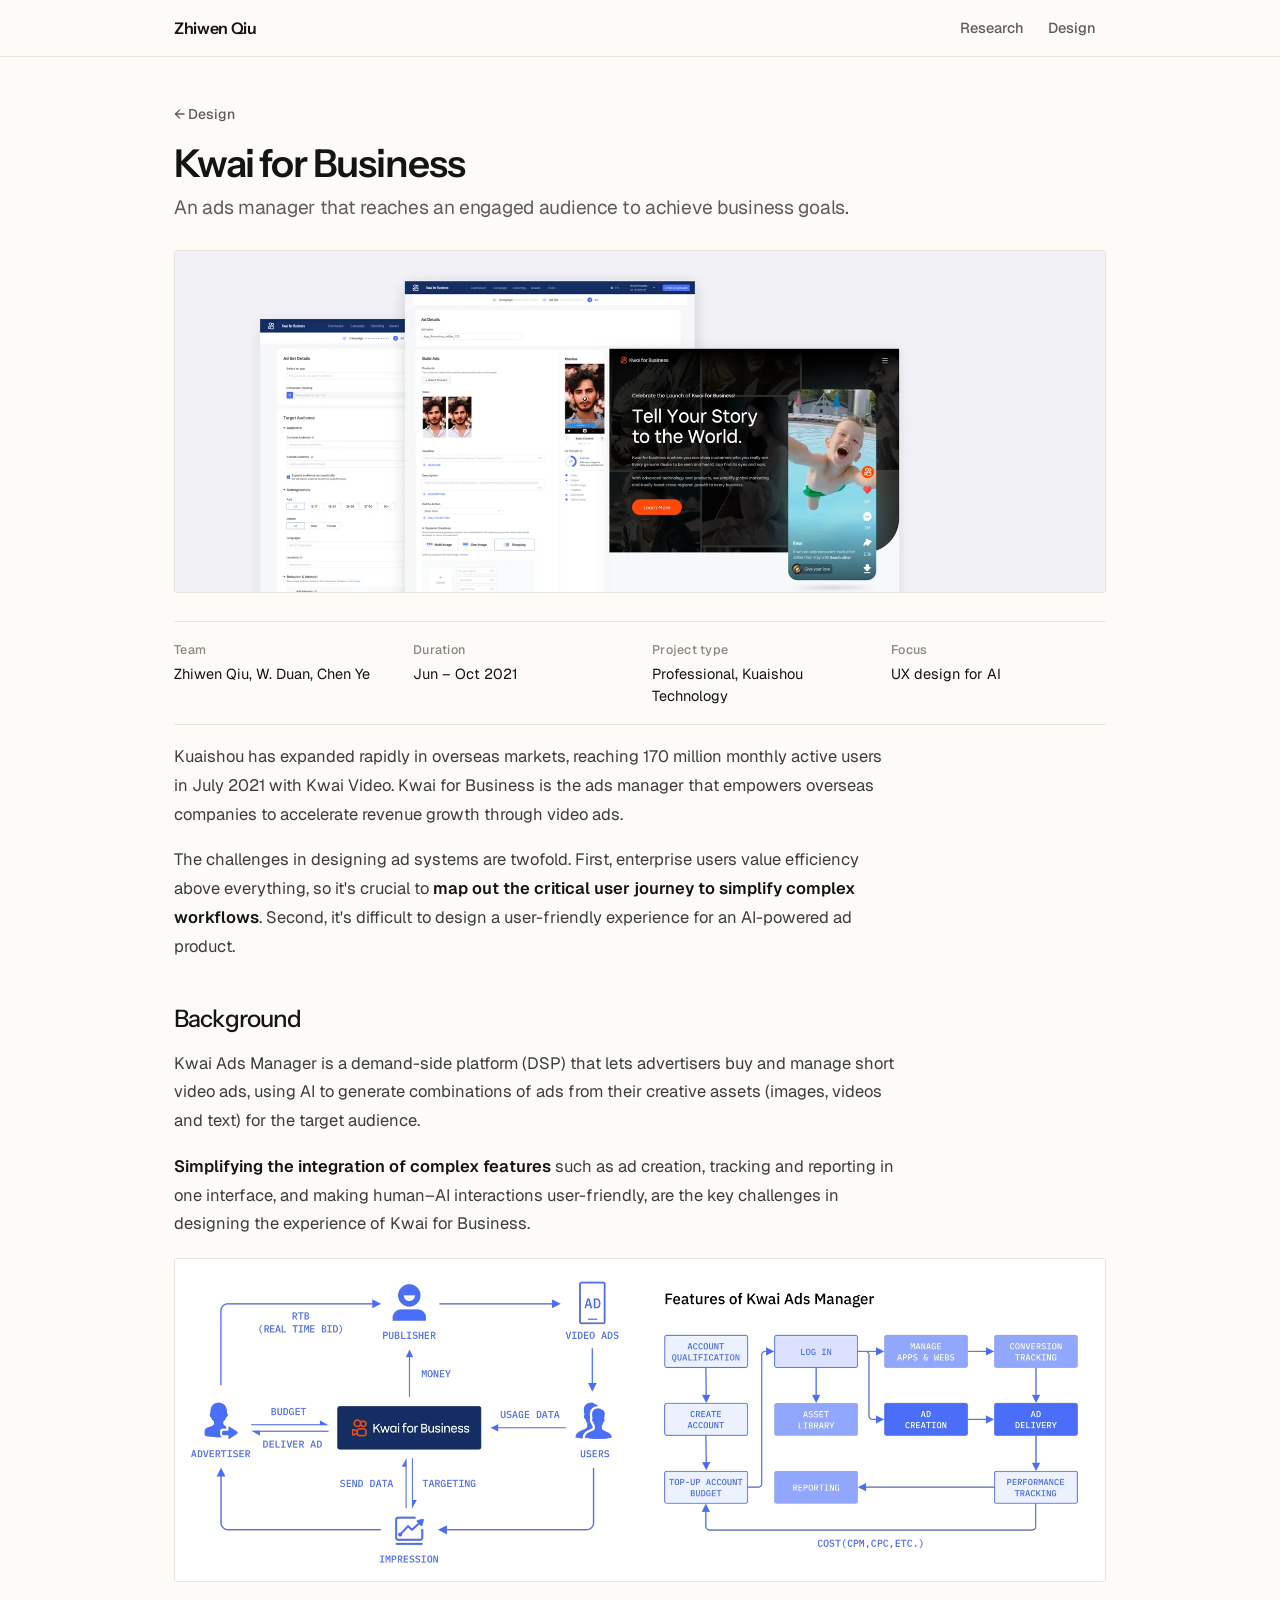
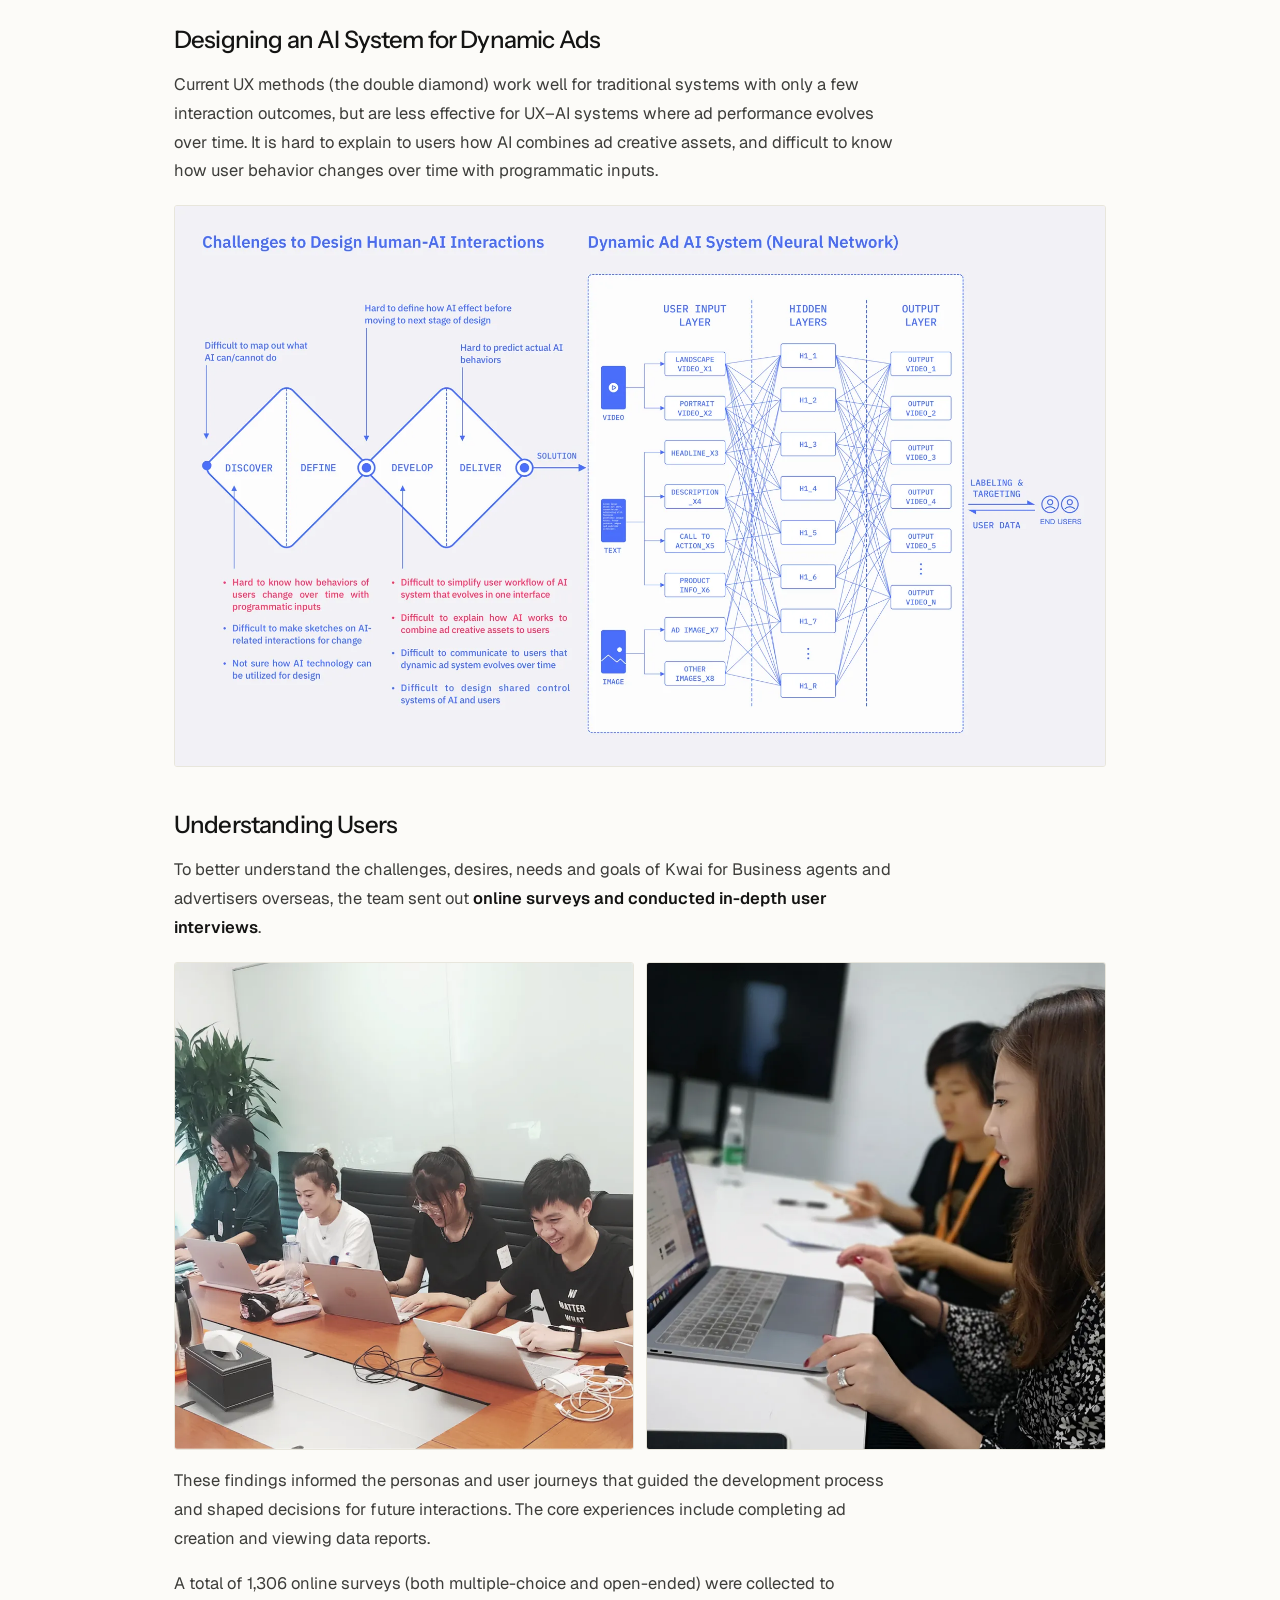
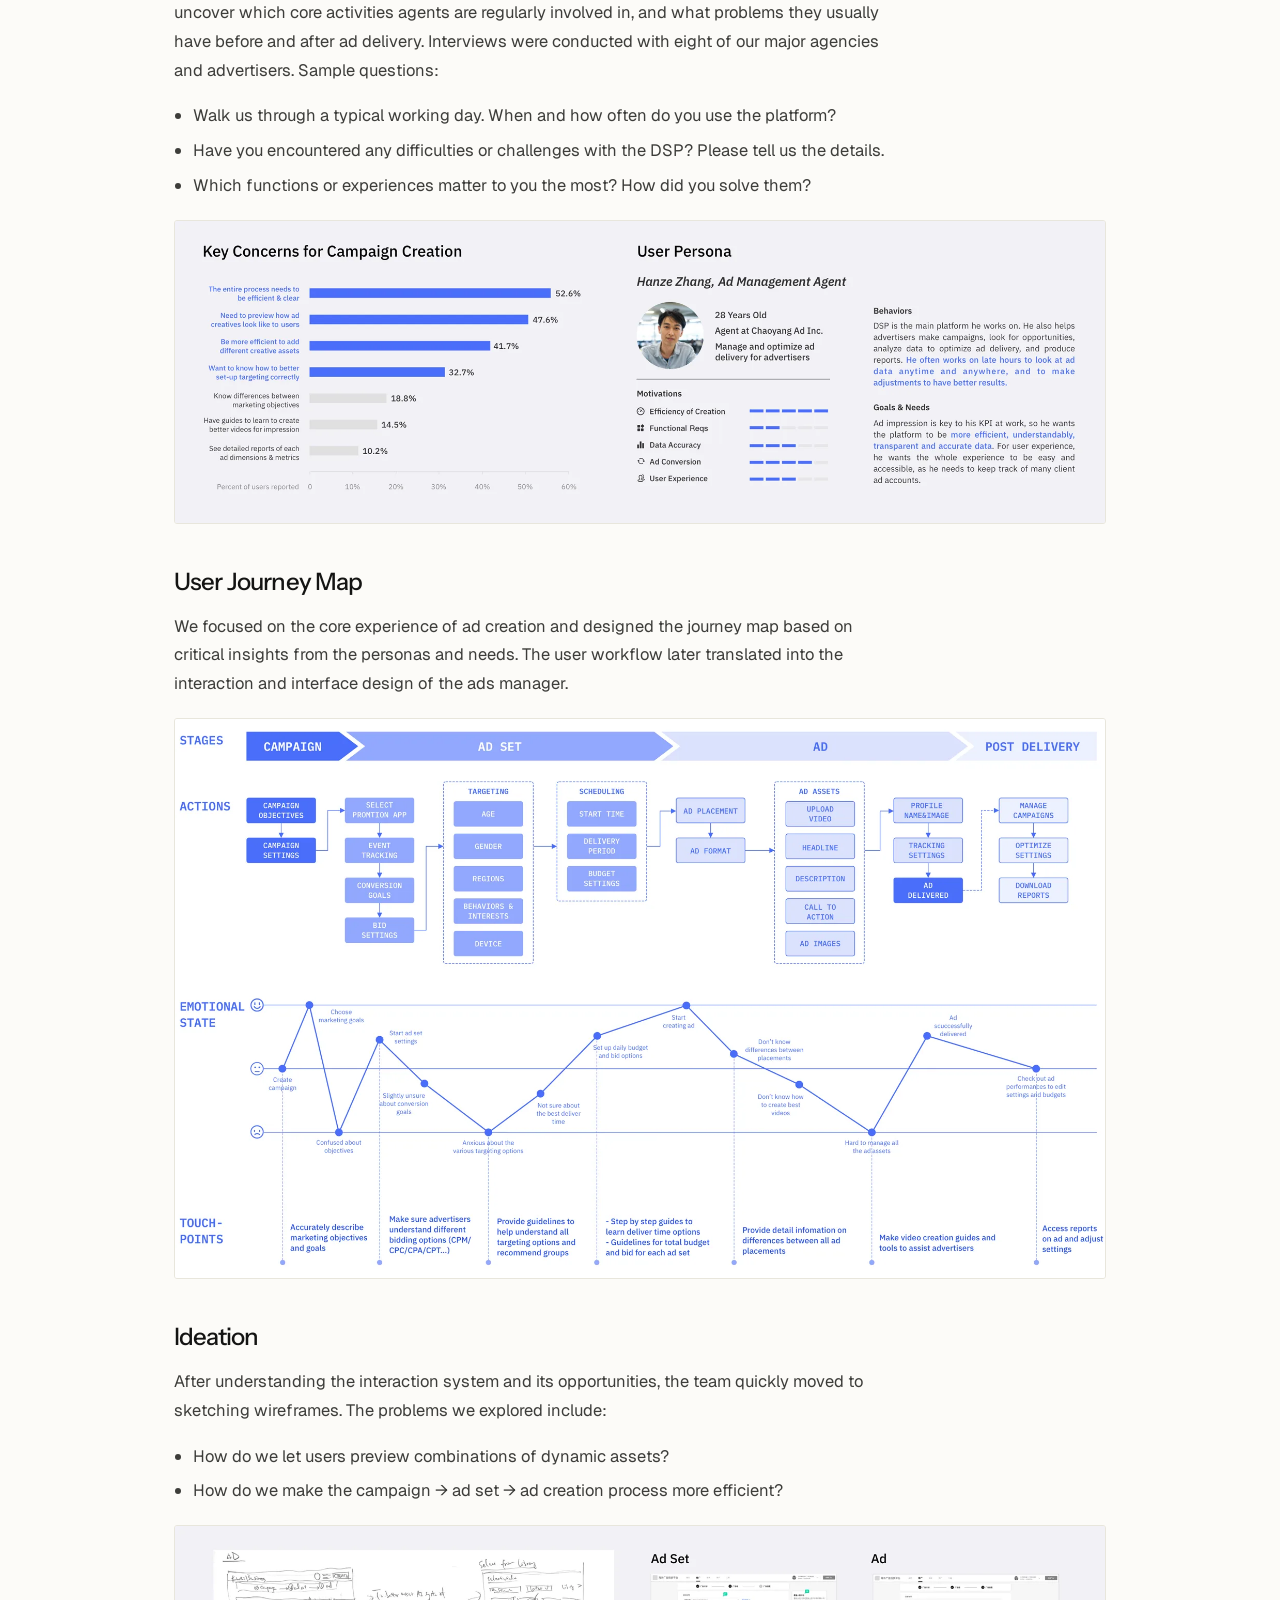
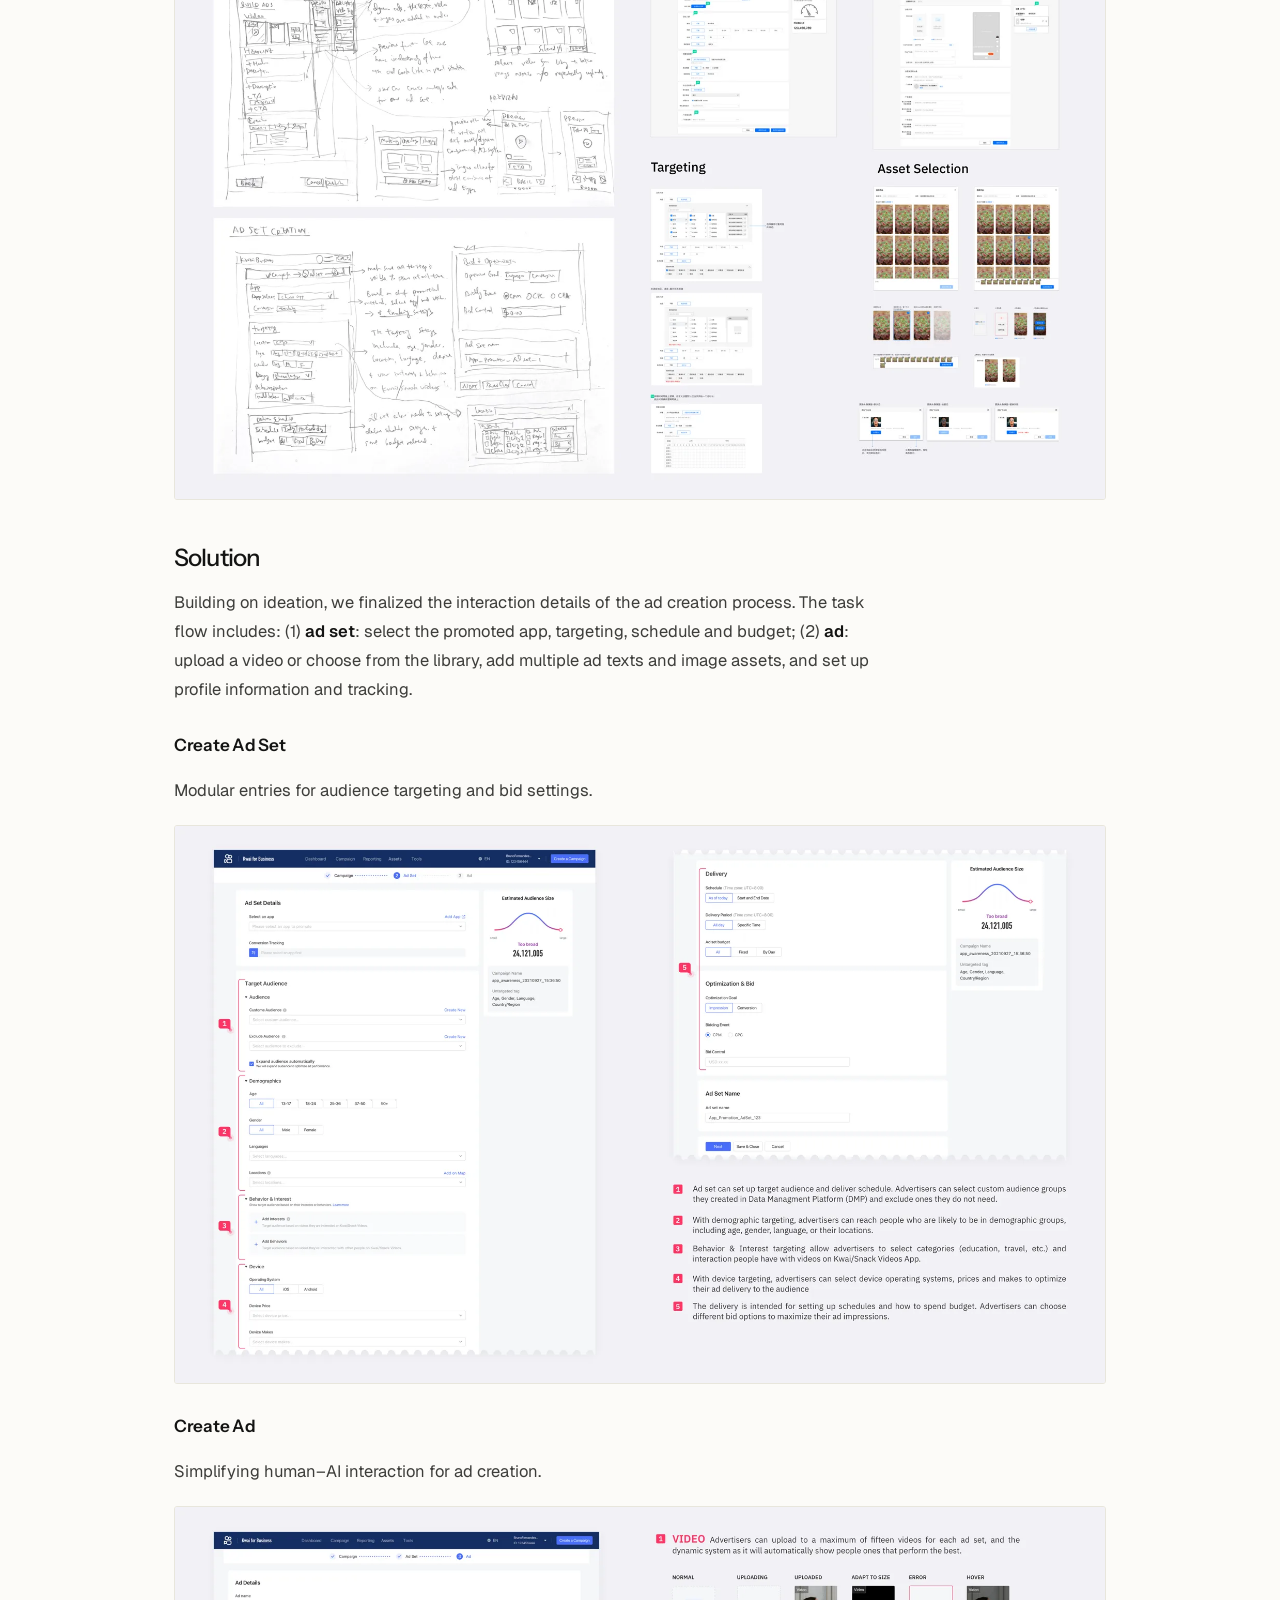
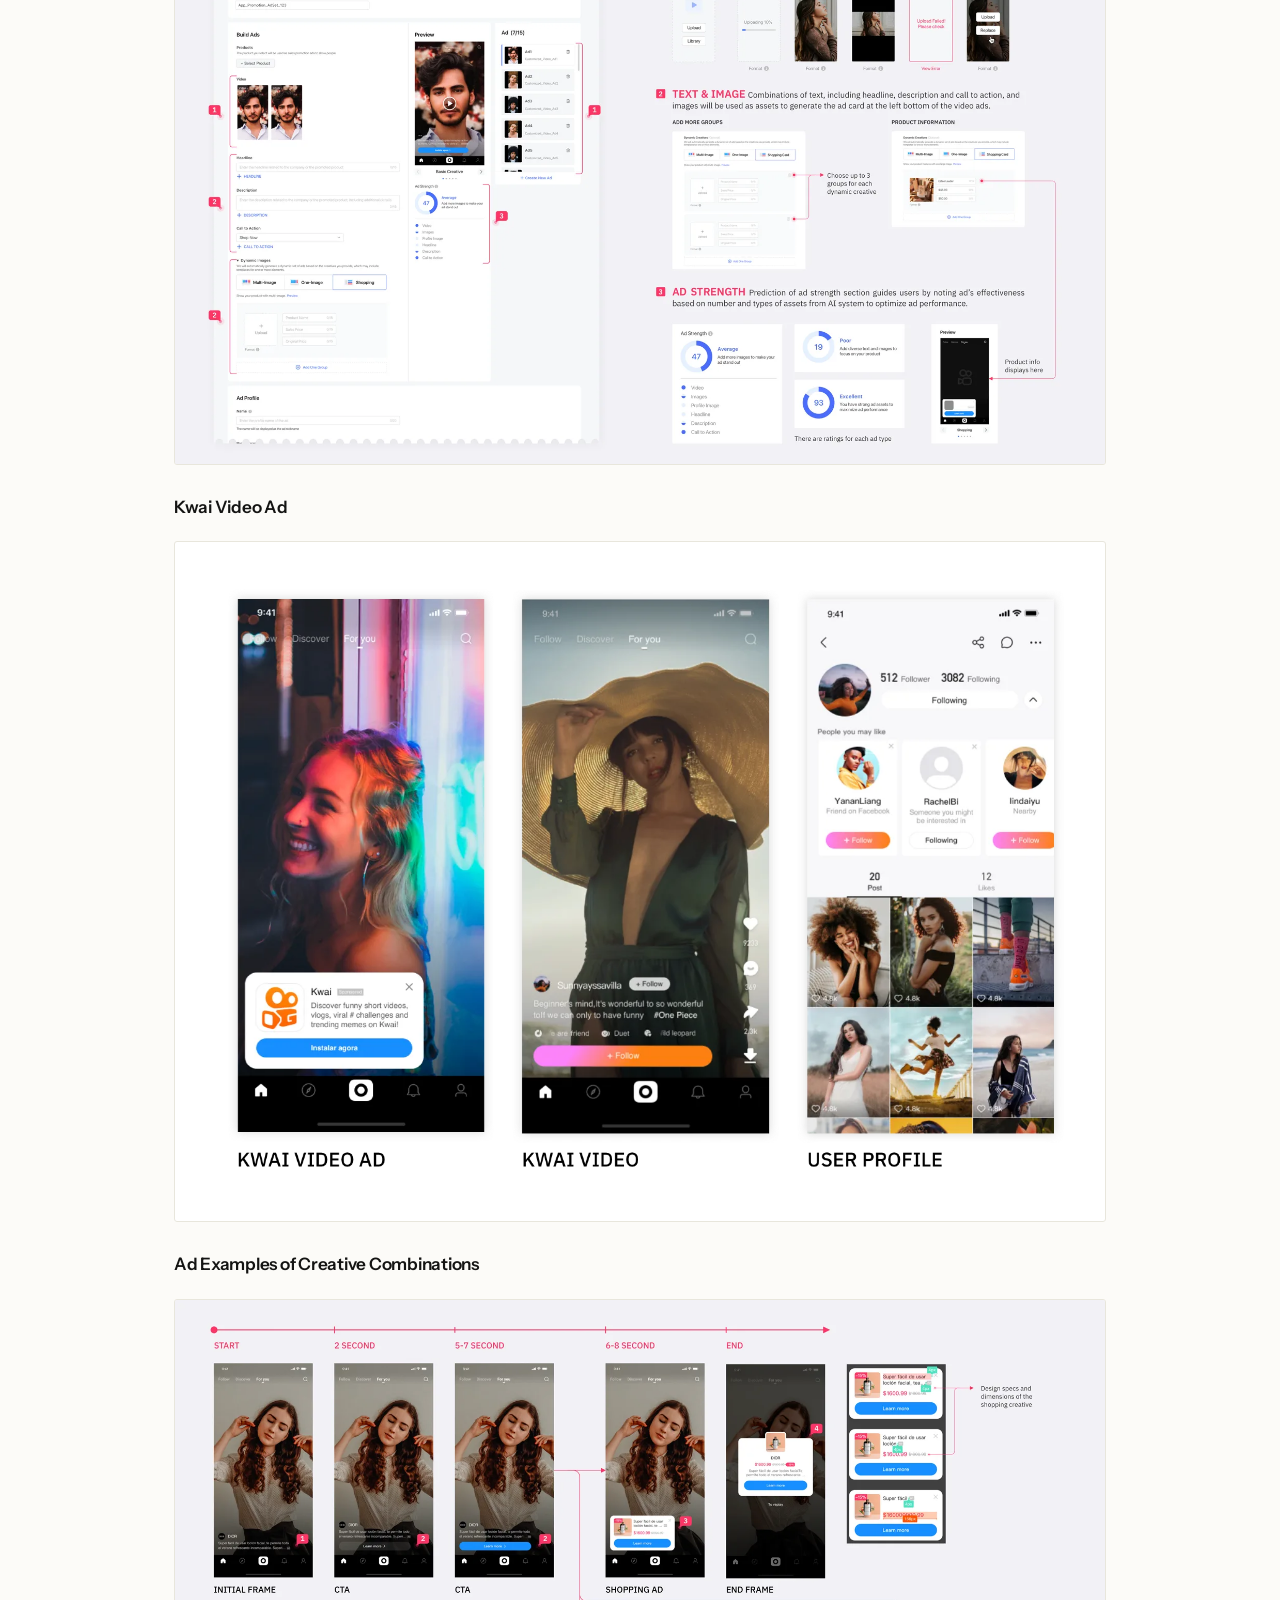
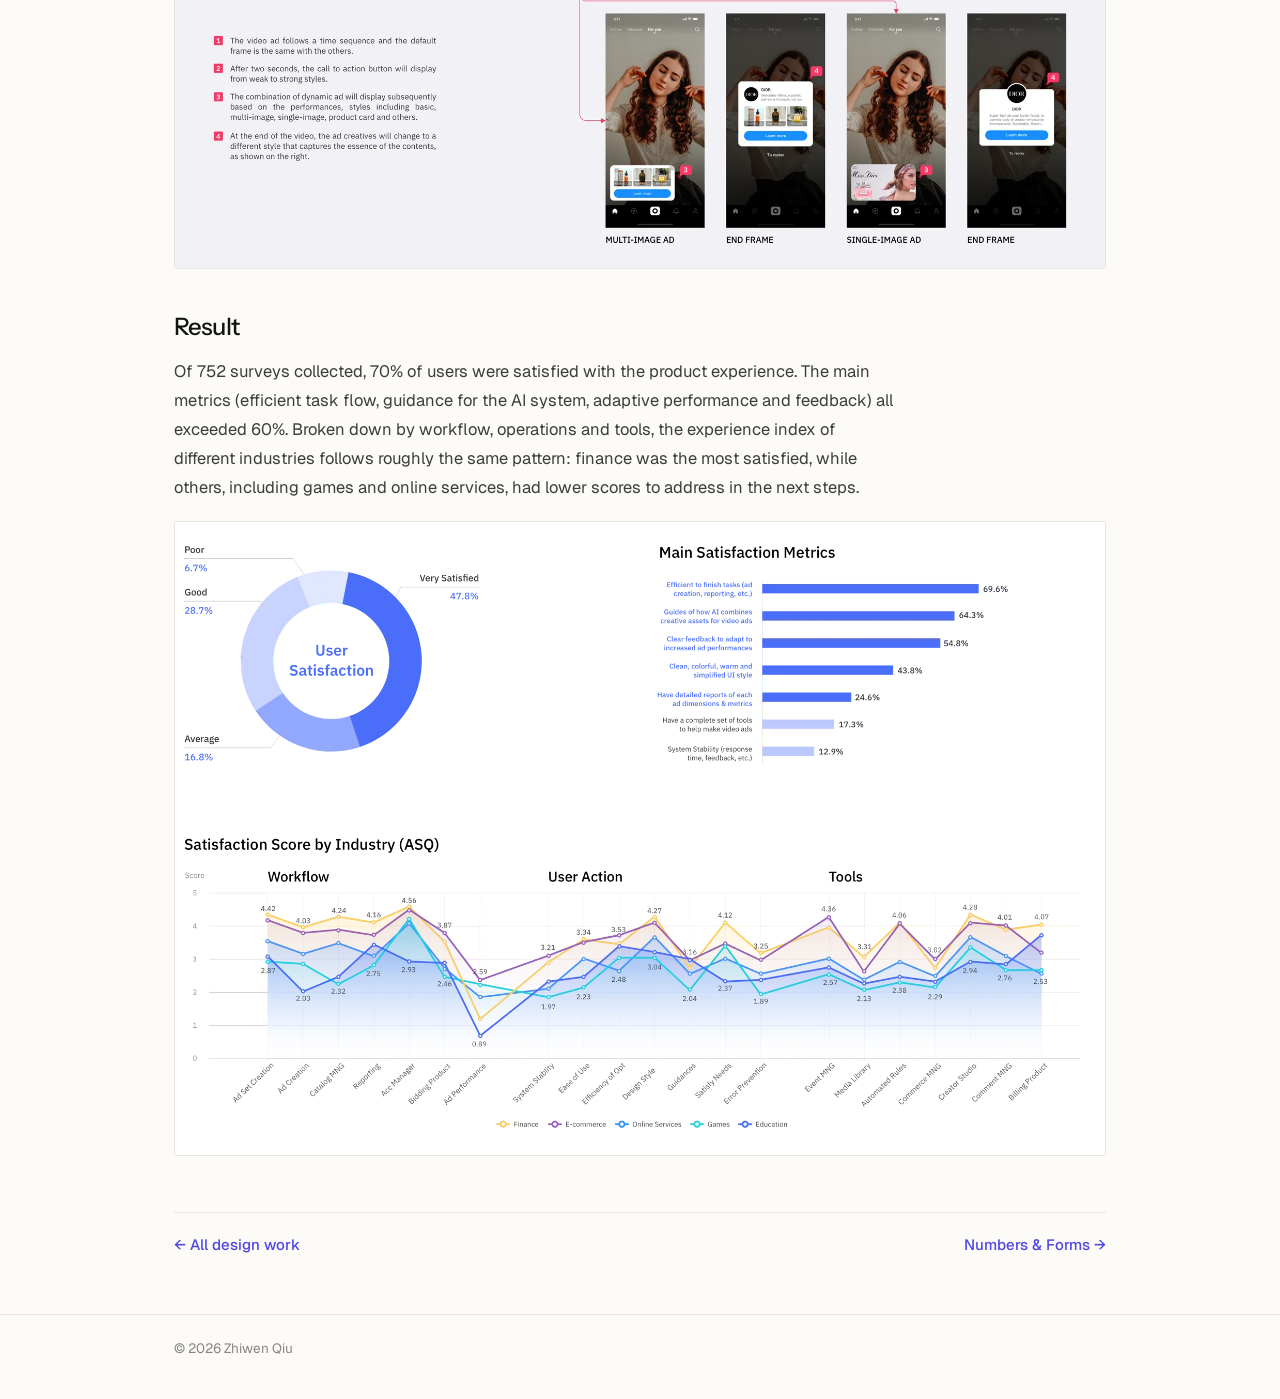
<file: kwaiforbusiness/index.html>
<!doctype html>
<html lang="en">
<head>
<meta charset="utf-8">
<title>Redirecting…</title>
<meta name="robots" content="noindex">
<link rel="canonical" href="/kwai-for-business/">
<meta http-equiv="refresh" content="0; url=/kwai-for-business/">
<script>location.replace("/kwai-for-business/");</script>
</head>
<body><p>This page has moved to <a href="/kwai-for-business/">/kwai-for-business/</a>.</p></body>
</html>
</file>
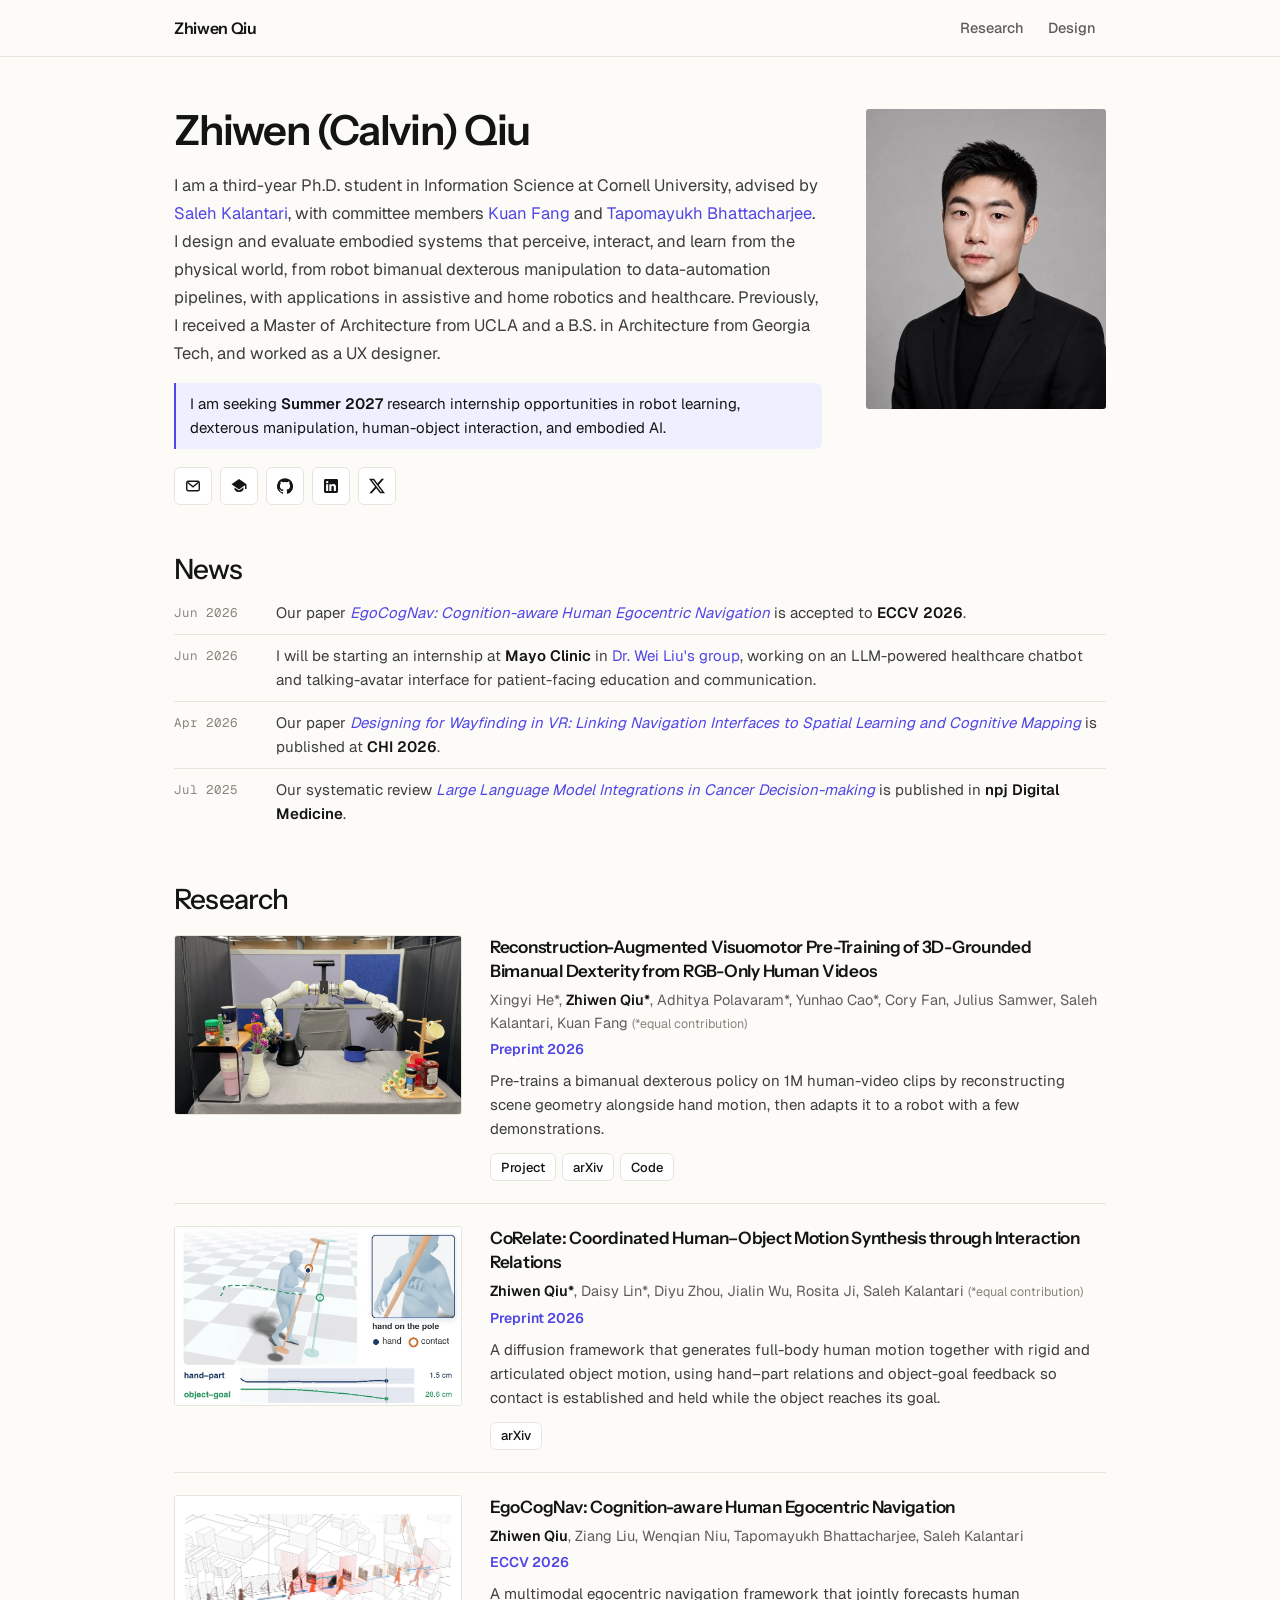
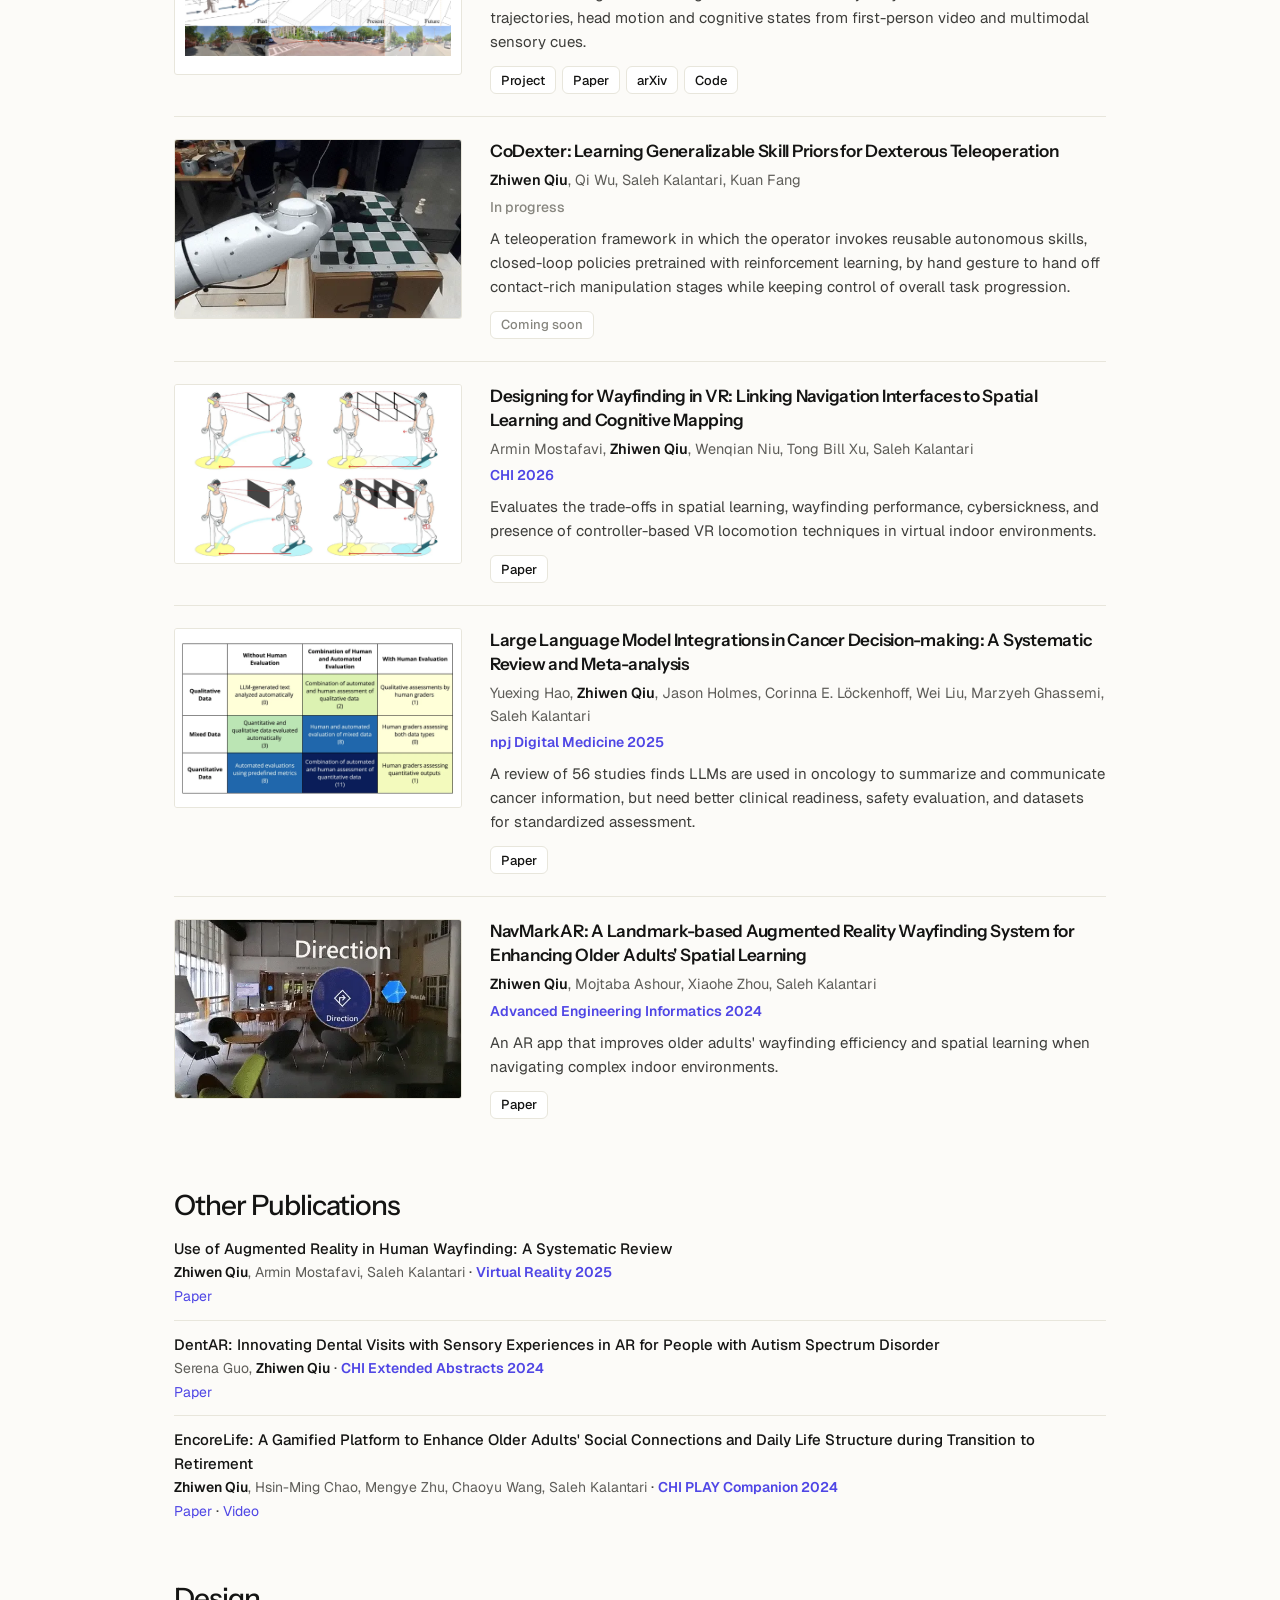
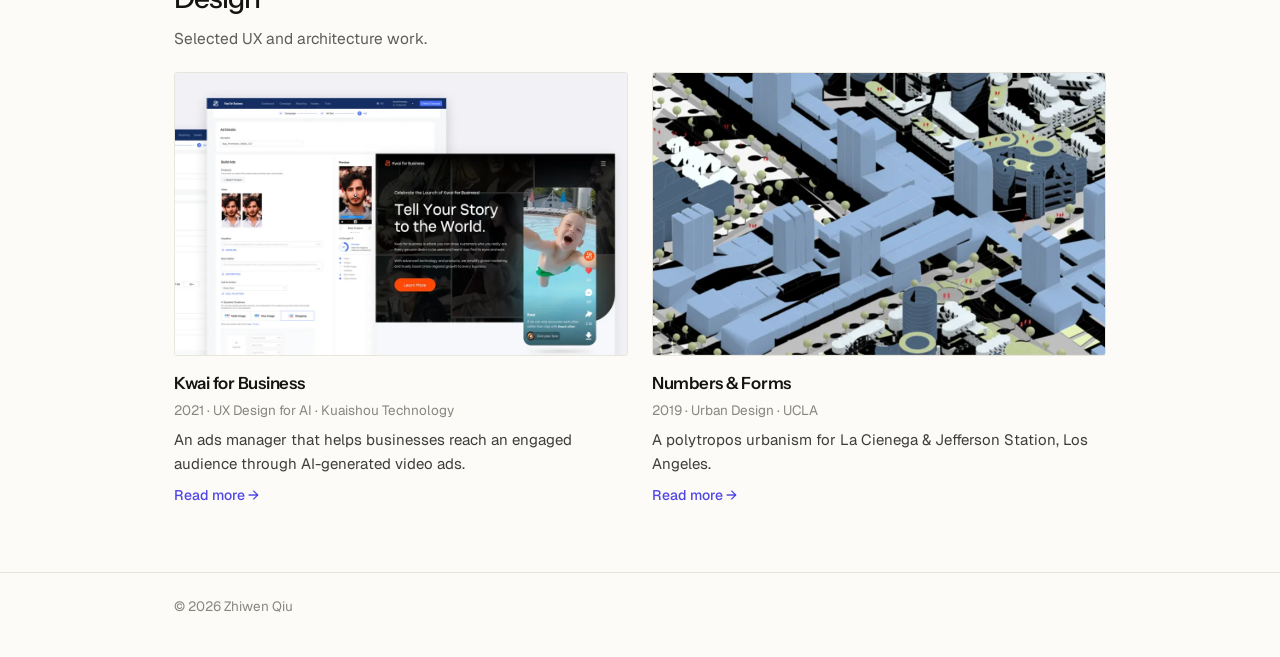
<file: navmarkar/index.html>
<!doctype html>
<html lang="en">
<head>
<meta charset="utf-8">
<title>Redirecting…</title>
<meta name="robots" content="noindex">
<link rel="canonical" href="/#research">
<meta http-equiv="refresh" content="0; url=/#research">
<script>location.replace("/#research");</script>
</head>
<body><p>This page has moved to <a href="/#research">/#research</a>.</p></body>
</html>
</file>
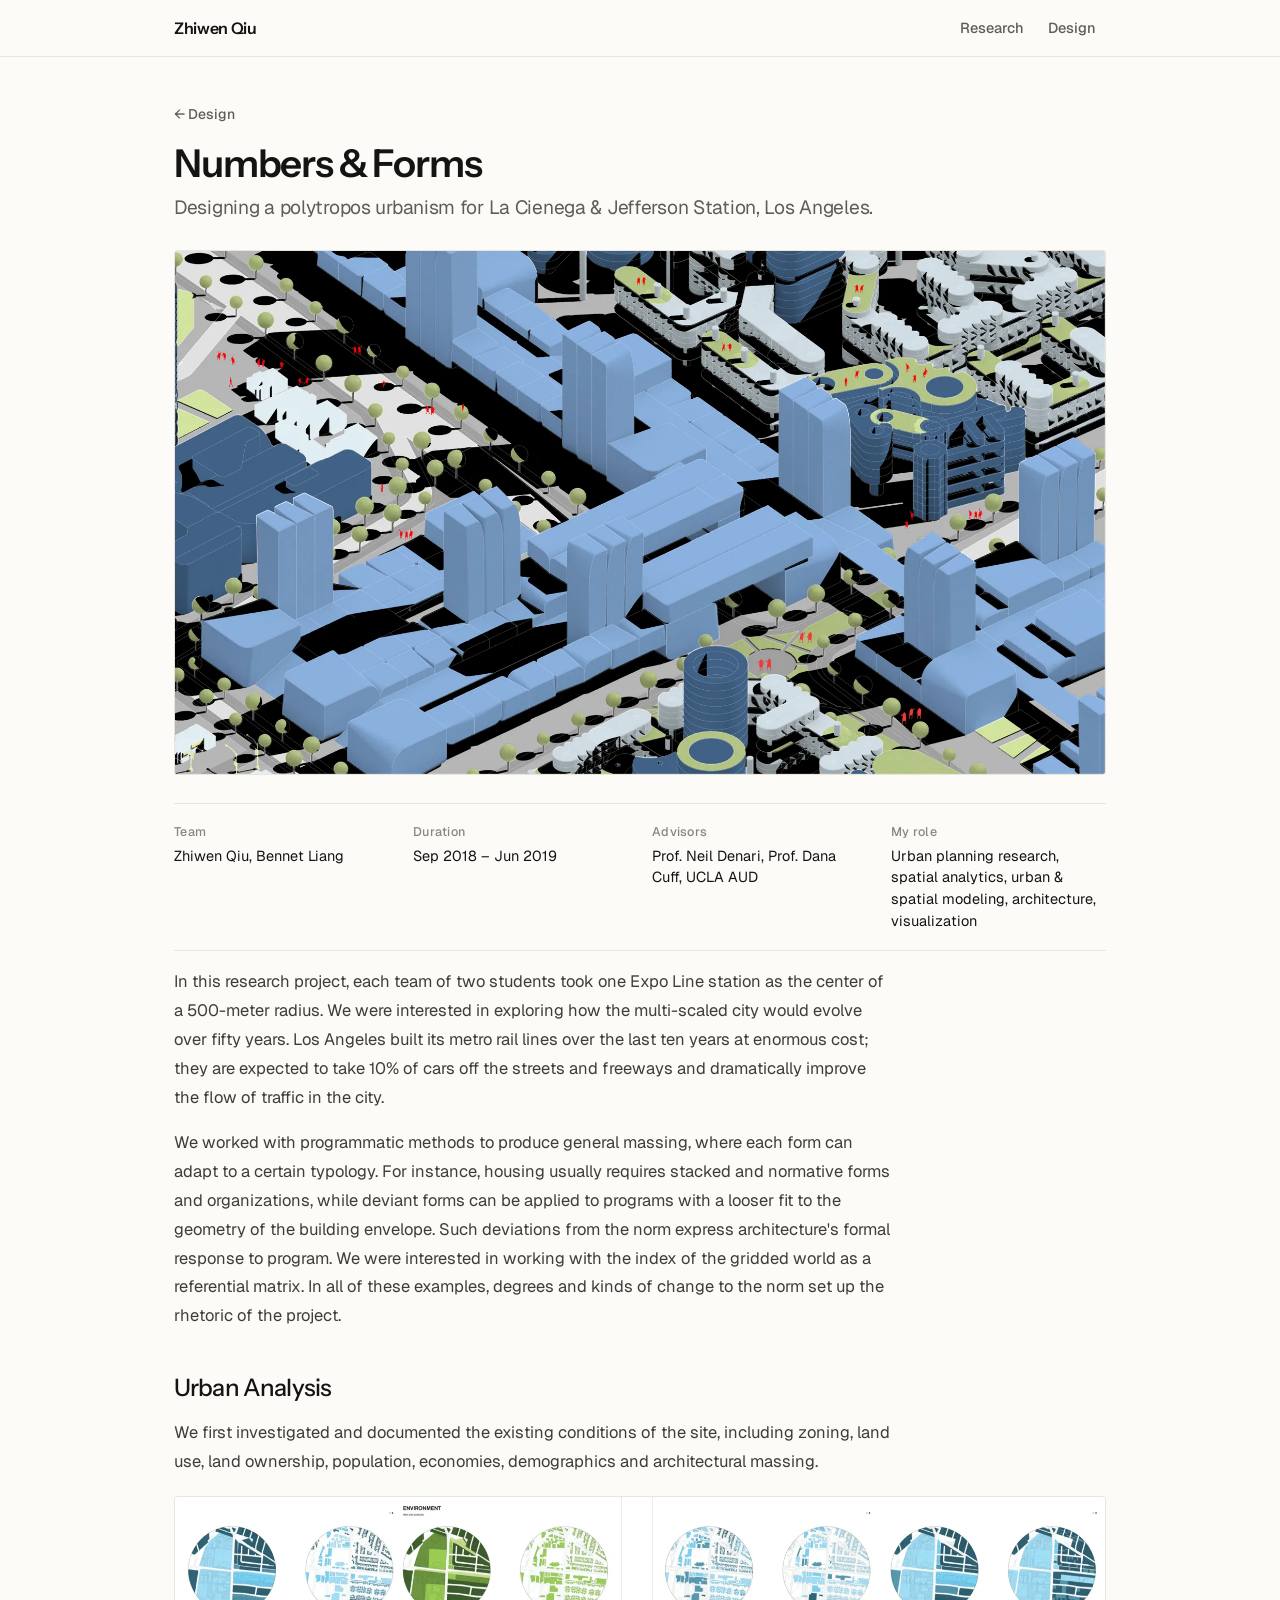
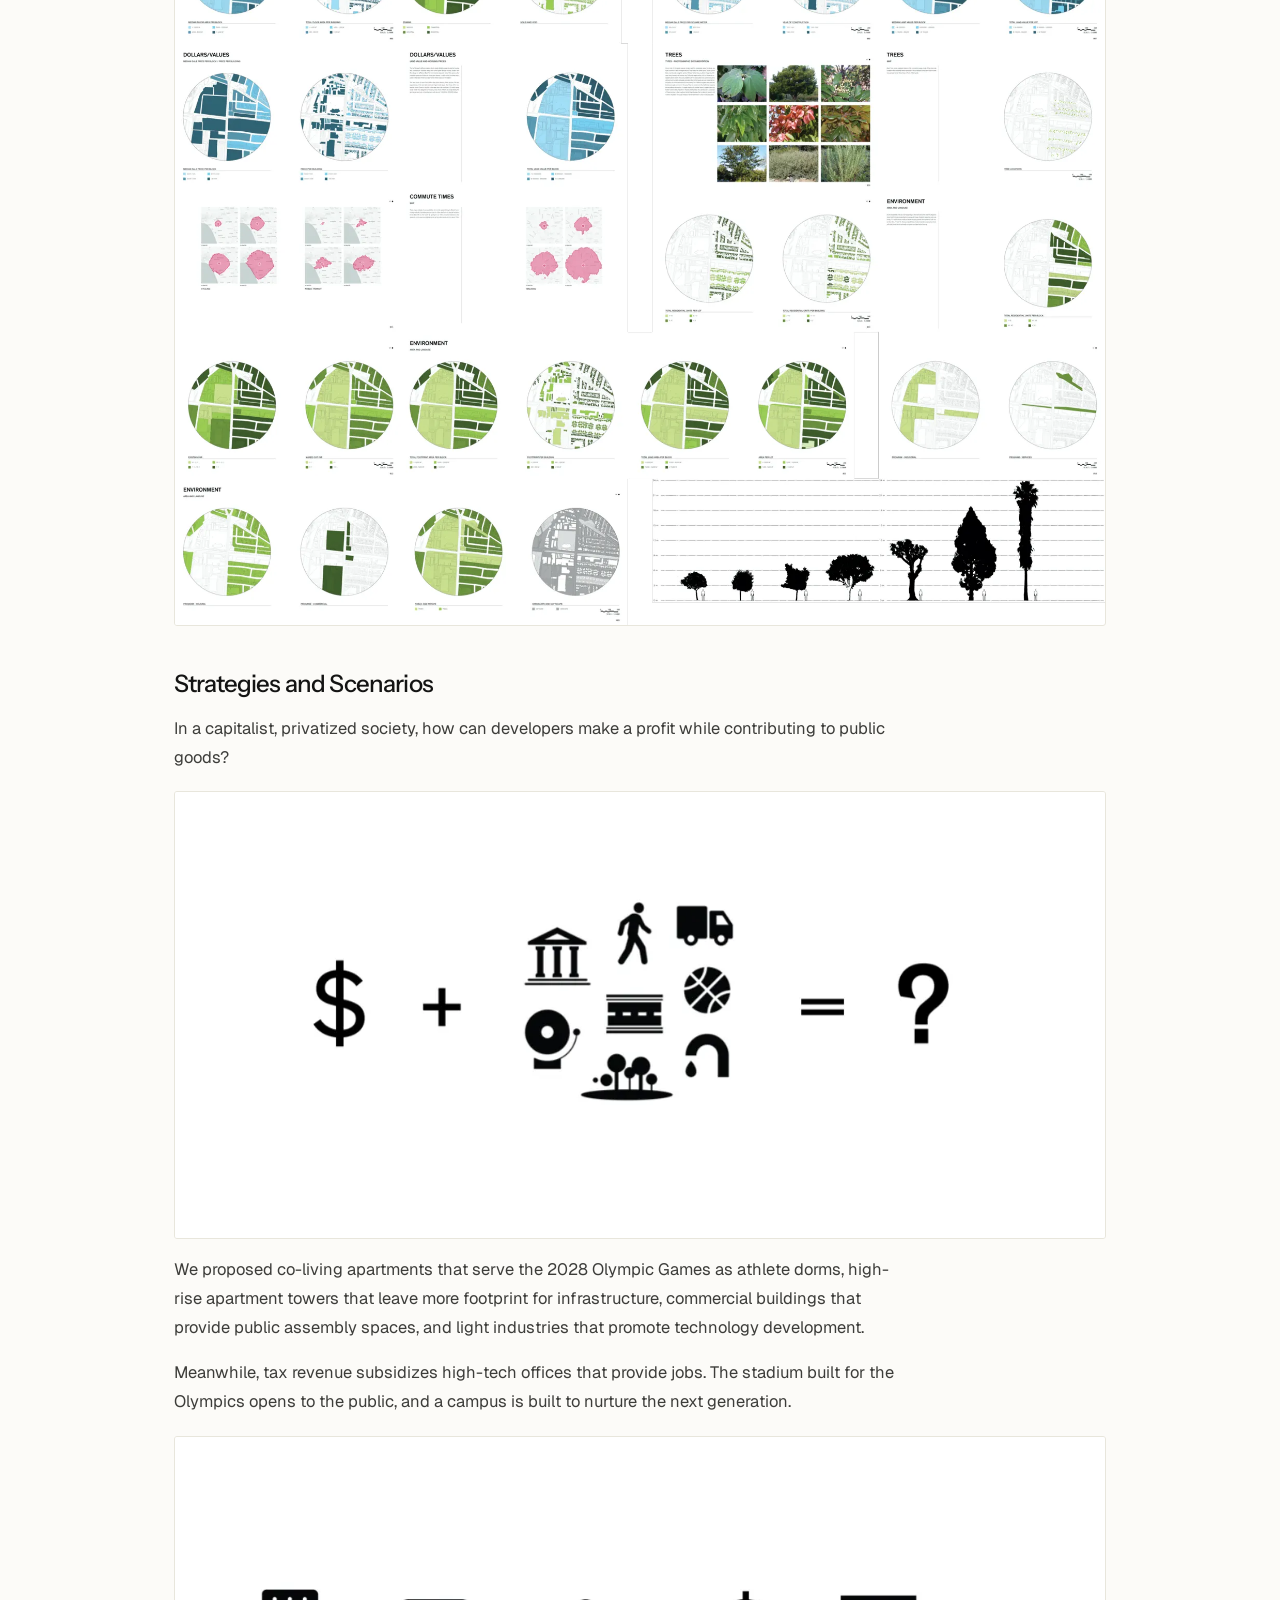
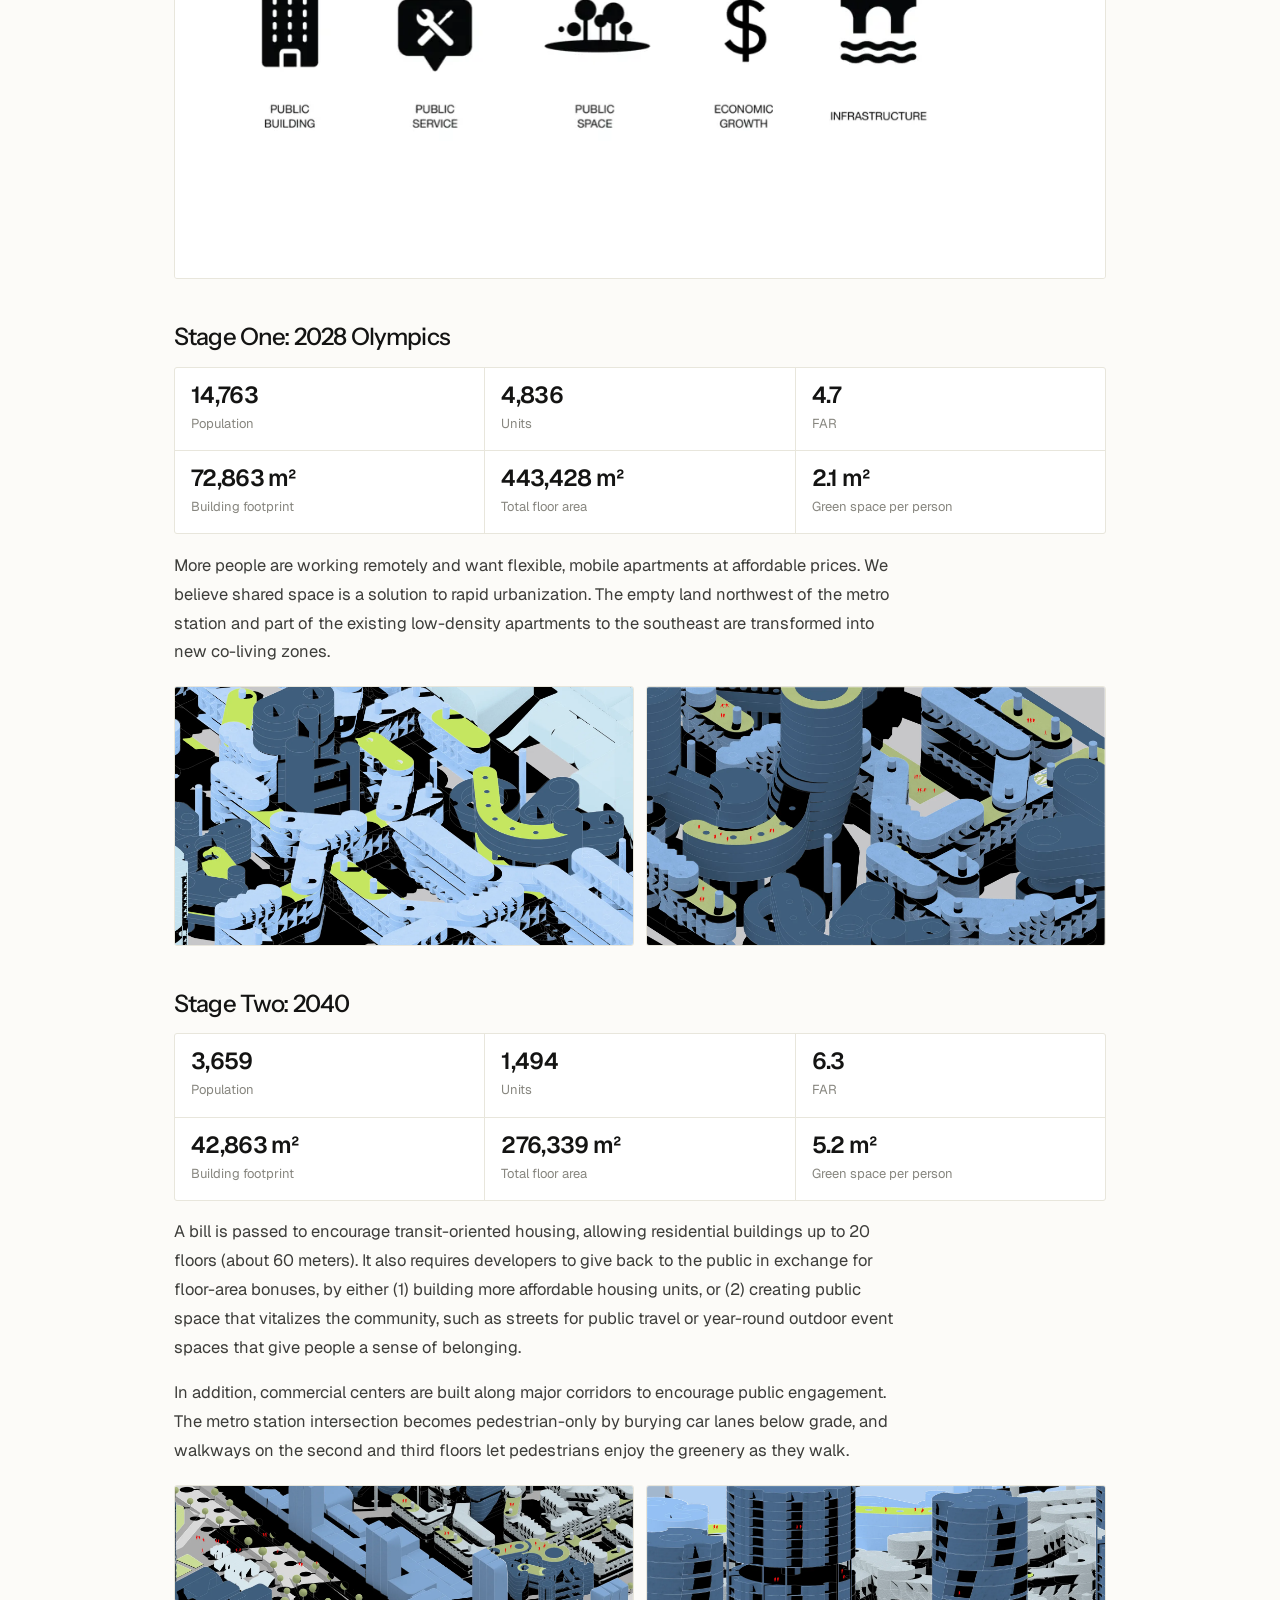
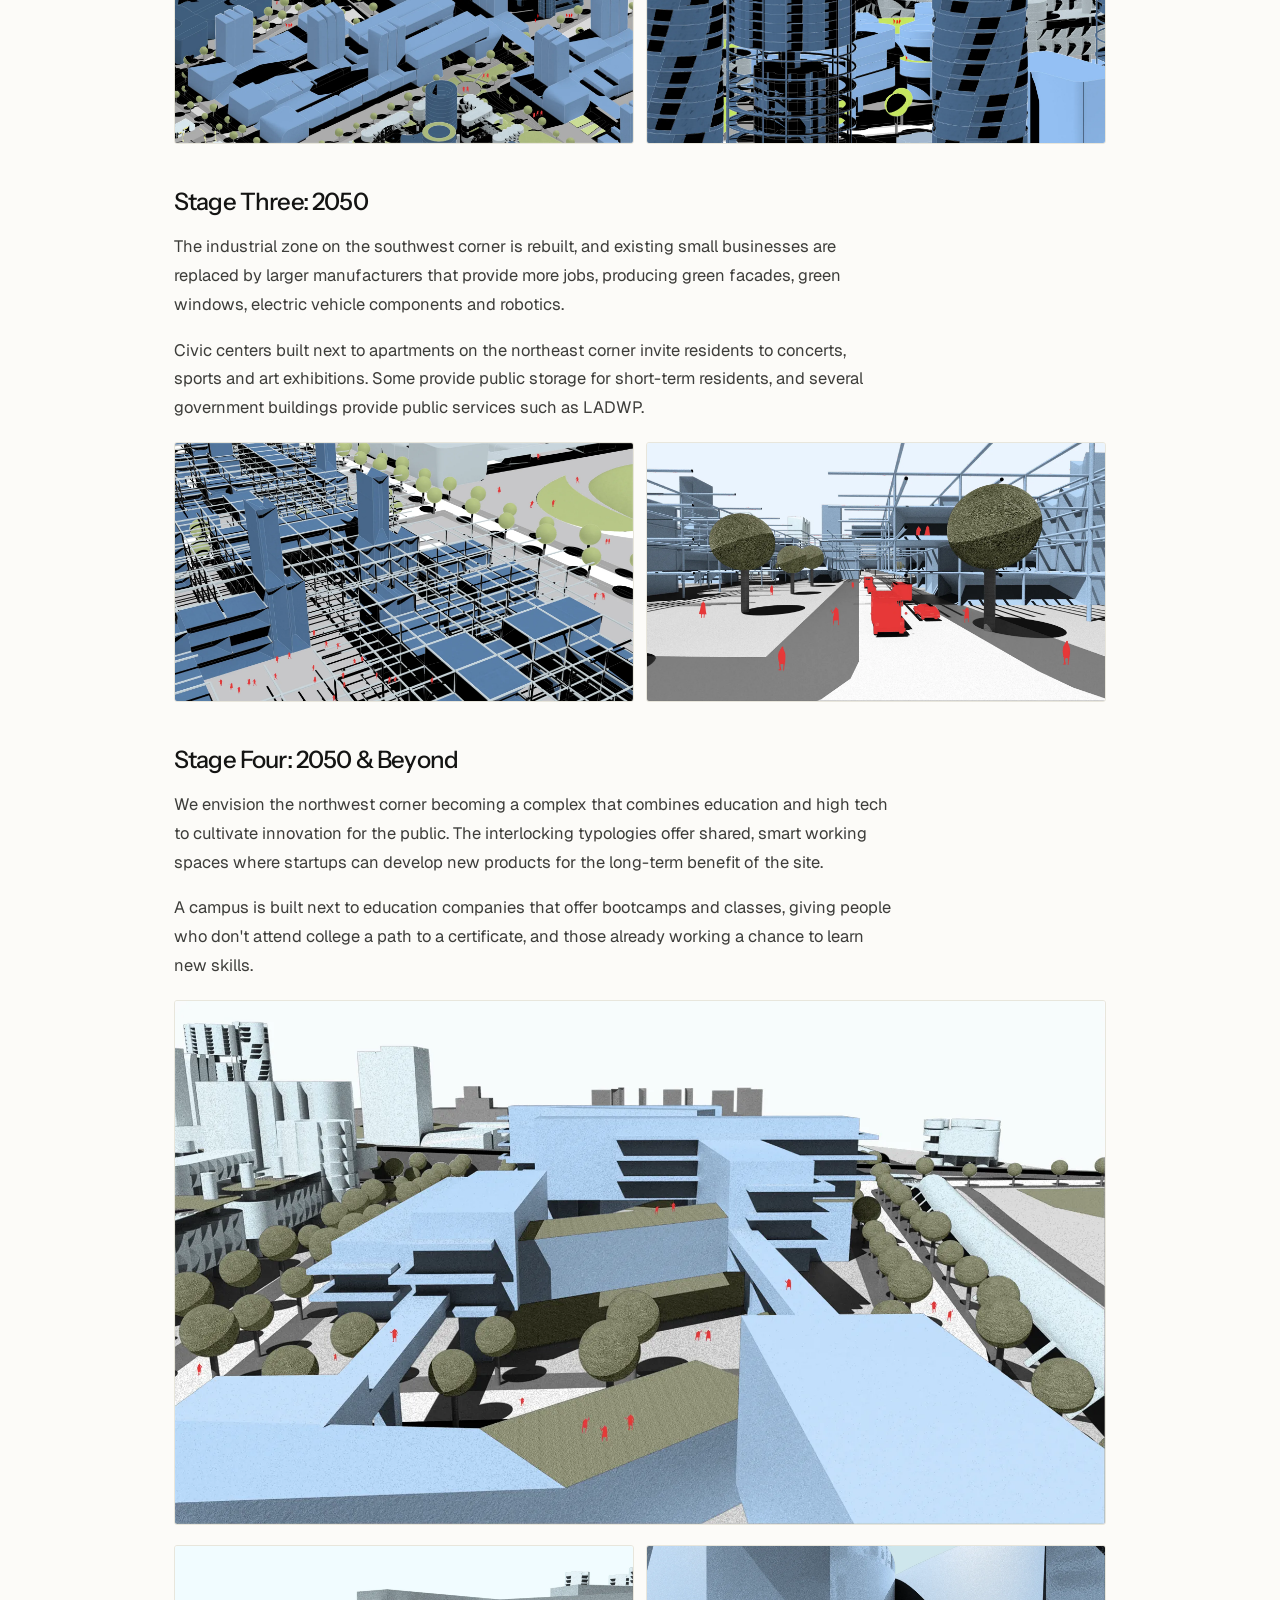
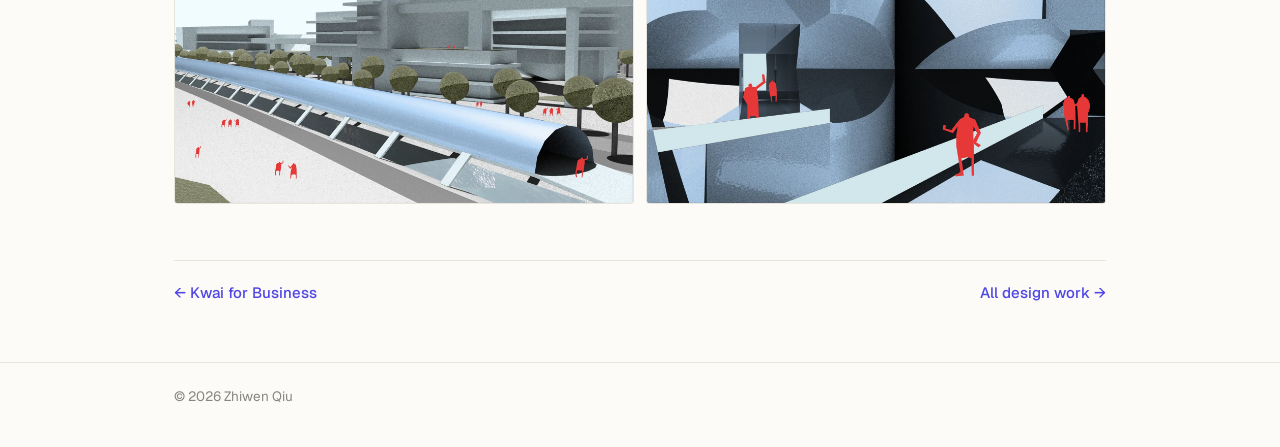
<file: numbers-and-forms/index.html>
<!doctype html>
<html lang="en">
<head>
<meta charset="utf-8">
<meta name="viewport" content="width=device-width, initial-scale=1">
<title>Numbers &amp; Forms · Zhiwen Qiu</title>
<meta name="description" content="Numbers & Forms: designing a polytropos urbanism for La Cienega & Jefferson Station, Los Angeles. UCLA urban design research, 2018–2019.">
<link rel="icon" href="/favicon.ico" sizes="any">
<link rel="icon" href="/favicon.svg" type="image/svg+xml">
<link rel="apple-touch-icon" href="/apple-touch-icon.png">
<link rel="preconnect" href="https://fonts.googleapis.com">
<link rel="preconnect" href="https://fonts.gstatic.com" crossorigin>
<link href="https://fonts.googleapis.com/css2?family=Instrument+Sans:wght@500;600&family=Geist:wght@400;500;600&family=Geist+Mono:wght@400;500&display=swap" rel="stylesheet">
<link rel="stylesheet" href="../assets/site.css">
</head>
<body>

<nav aria-label="Primary">
  <div class="wrap">
    <a class="brand" href="../">Zhiwen Qiu</a>
    <div class="navlinks">
      <a href="../#research">Research</a>
      <a href="../#design">Design</a>
    </div>
  </div>
</nav>

<main class="wrap cs">
  <header class="cs-head">
    <a class="back" href="../#design">← Design</a>
    <h1>Numbers &amp; Forms</h1>
    <p class="cs-sub">Designing a polytropos urbanism for La Cienega &amp; Jefferson Station, Los Angeles.</p>
  </header>

  <img class="hero-img" src="../assets/numbers/hero.webp" alt="Axonometric render of blue towers, plazas and trees around the station">

  <dl class="facts">
    <div><dt>Team</dt><dd>Zhiwen Qiu, Bennet Liang</dd></div>
    <div><dt>Duration</dt><dd>Sep 2018 – Jun 2019</dd></div>
    <div><dt>Advisors</dt><dd>Prof. Neil Denari, Prof. Dana Cuff, UCLA AUD</dd></div>
    <div><dt>My role</dt><dd>Urban planning research, spatial analytics, urban &amp; spatial modeling, architecture, visualization</dd></div>
  </dl>

  <div class="prose">
    <p>In this research project, each team of two students took one Expo Line station as the center of a 500-meter radius. We were interested in exploring how the multi-scaled city would evolve over fifty years. Los Angeles built its metro rail lines over the last ten years at enormous cost; they are expected to take 10% of cars off the streets and freeways and dramatically improve the flow of traffic in the city.</p>
    <p>We worked with programmatic methods to produce general massing, where each form can adapt to a certain typology. For instance, housing usually requires stacked and normative forms and organizations, while deviant forms can be applied to programs with a looser fit to the geometry of the building envelope. Such deviations from the norm express architecture's formal response to program. We were interested in working with the index of the gridded world as a referential matrix. In all of these examples, degrees and kinds of change to the norm set up the rhetoric of the project.</p>

    <h2>Urban Analysis</h2>
    <p>We first investigated and documented the existing conditions of the site, including zoning, land use, land ownership, population, economies, demographics and architectural massing.</p>
  </div>
  <figure class="figure"><img src="../assets/numbers/urban-analysis.webp" alt="Grid of circular site maps analyzing zoning, land use, green space and other conditions" loading="lazy"></figure>

  <div class="prose">
    <h2>Strategies and Scenarios</h2>
    <p>In a capitalist, privatized society, how can developers make a profit while contributing to public goods?</p>
  </div>
  <figure class="figure"><img src="../assets/numbers/strategy-equation.webp" alt="Diagram: money plus civic programs equals a question mark" loading="lazy"></figure>
  <div class="prose">
    <p>We proposed co-living apartments that serve the 2028 Olympic Games as athlete dorms, high-rise apartment towers that leave more footprint for infrastructure, commercial buildings that provide public assembly spaces, and light industries that promote technology development.</p>
    <p>Meanwhile, tax revenue subsidizes high-tech offices that provide jobs. The stadium built for the Olympics opens to the public, and a campus is built to nurture the next generation.</p>
  </div>
  <figure class="figure"><img src="../assets/numbers/strategy-icons.webp" alt="Icons for public building, public service, public space, economic growth and infrastructure" loading="lazy"></figure>

  <div class="prose">
    <h2>Stage One: 2028 Olympics</h2>
  </div>
  <div class="stats">
    <div><span class="n">14,763</span><span class="k">Population</span></div>
    <div><span class="n">4,836</span><span class="k">Units</span></div>
    <div><span class="n">4.7</span><span class="k">FAR</span></div>
    <div><span class="n">72,863 m²</span><span class="k">Building footprint</span></div>
    <div><span class="n">443,428 m²</span><span class="k">Total floor area</span></div>
    <div><span class="n">2.1 m²</span><span class="k">Green space per person</span></div>
  </div>
  <div class="prose">
    <p>More people are working remotely and want flexible, mobile apartments at affordable prices. We believe shared space is a solution to rapid urbanization. The empty land northwest of the metro station and part of the existing low-density apartments to the southeast are transformed into new co-living zones.</p>
  </div>
  <div class="figure pair">
    <img src="../assets/numbers/stage1-a.webp" alt="Stage one massing render with green rooftop loops" loading="lazy">
    <img src="../assets/numbers/stage1-b.webp" alt="Stage one axonometric of co-living blocks" loading="lazy">
  </div>

  <div class="prose">
    <h2>Stage Two: 2040</h2>
  </div>
  <div class="stats">
    <div><span class="n">3,659</span><span class="k">Population</span></div>
    <div><span class="n">1,494</span><span class="k">Units</span></div>
    <div><span class="n">6.3</span><span class="k">FAR</span></div>
    <div><span class="n">42,863 m²</span><span class="k">Building footprint</span></div>
    <div><span class="n">276,339 m²</span><span class="k">Total floor area</span></div>
    <div><span class="n">5.2 m²</span><span class="k">Green space per person</span></div>
  </div>
  <div class="prose">
    <p>A bill is passed to encourage transit-oriented housing, allowing residential buildings up to 20 floors (about 60 meters). It also requires developers to give back to the public in exchange for floor-area bonuses, by either (1) building more affordable housing units, or (2) creating public space that vitalizes the community, such as streets for public travel or year-round outdoor event spaces that give people a sense of belonging.</p>
    <p>In addition, commercial centers are built along major corridors to encourage public engagement. The metro station intersection becomes pedestrian-only by burying car lanes below grade, and walkways on the second and third floors let pedestrians enjoy the greenery as they walk.</p>
  </div>
  <div class="figure pair">
    <img src="../assets/numbers/stage2-a.webp" alt="Stage two axonometric of the transit corridor" loading="lazy">
    <img src="../assets/numbers/stage2-b.webp" alt="Stage two residential towers up to 20 floors" loading="lazy">
  </div>

  <div class="prose">
    <h2>Stage Three: 2050</h2>
    <p>The industrial zone on the southwest corner is rebuilt, and existing small businesses are replaced by larger manufacturers that provide more jobs, producing green facades, green windows, electric vehicle components and robotics.</p>
    <p>Civic centers built next to apartments on the northeast corner invite residents to concerts, sports and art exhibitions. Some provide public storage for short-term residents, and several government buildings provide public services such as LADWP.</p>
  </div>
  <div class="figure pair">
    <img src="../assets/numbers/stage3-a.webp" alt="Stage three industrial structures and frames" loading="lazy">
    <img src="../assets/numbers/stage3-b.webp" alt="Street-level render of a civic plaza with trees and people" loading="lazy">
  </div>

  <div class="prose">
    <h2>Stage Four: 2050 &amp; Beyond</h2>
    <p>We envision the northwest corner becoming a complex that combines education and high tech to cultivate innovation for the public. The interlocking typologies offer shared, smart working spaces where startups can develop new products for the long-term benefit of the site.</p>
    <p>A campus is built next to education companies that offer bootcamps and classes, giving people who don't attend college a path to a certificate, and those already working a chance to learn new skills.</p>
  </div>
  <figure class="figure"><img src="../assets/numbers/stage4-c.webp" alt="Render of the education and technology campus" loading="lazy"></figure>
  <div class="figure pair">
    <img src="../assets/numbers/stage4-a.webp" alt="Covered pedestrian walkway along the transit line" loading="lazy">
    <img src="../assets/numbers/stage4-b.webp" alt="Interior render of interlocking curved spaces with figures" loading="lazy">
  </div>

  <div class="next">
    <a href="../kwai-for-business/">← Kwai for Business</a>
    <a href="../#design">All design work →</a>
  </div>
</main>

<footer>
  <div class="wrap">© 2026 Zhiwen Qiu</div>
</footer>
<script src="../assets/site.js"></script>
<!-- Cloudflare Web Analytics --><script type='module' src='https://static.cloudflareinsights.com/beacon.min.js' data-cf-beacon='{"token": "a15dffe8075c4d2e905484d558929fdc"}'></script><!-- End Cloudflare Web Analytics -->
</body>
</html>
</file>
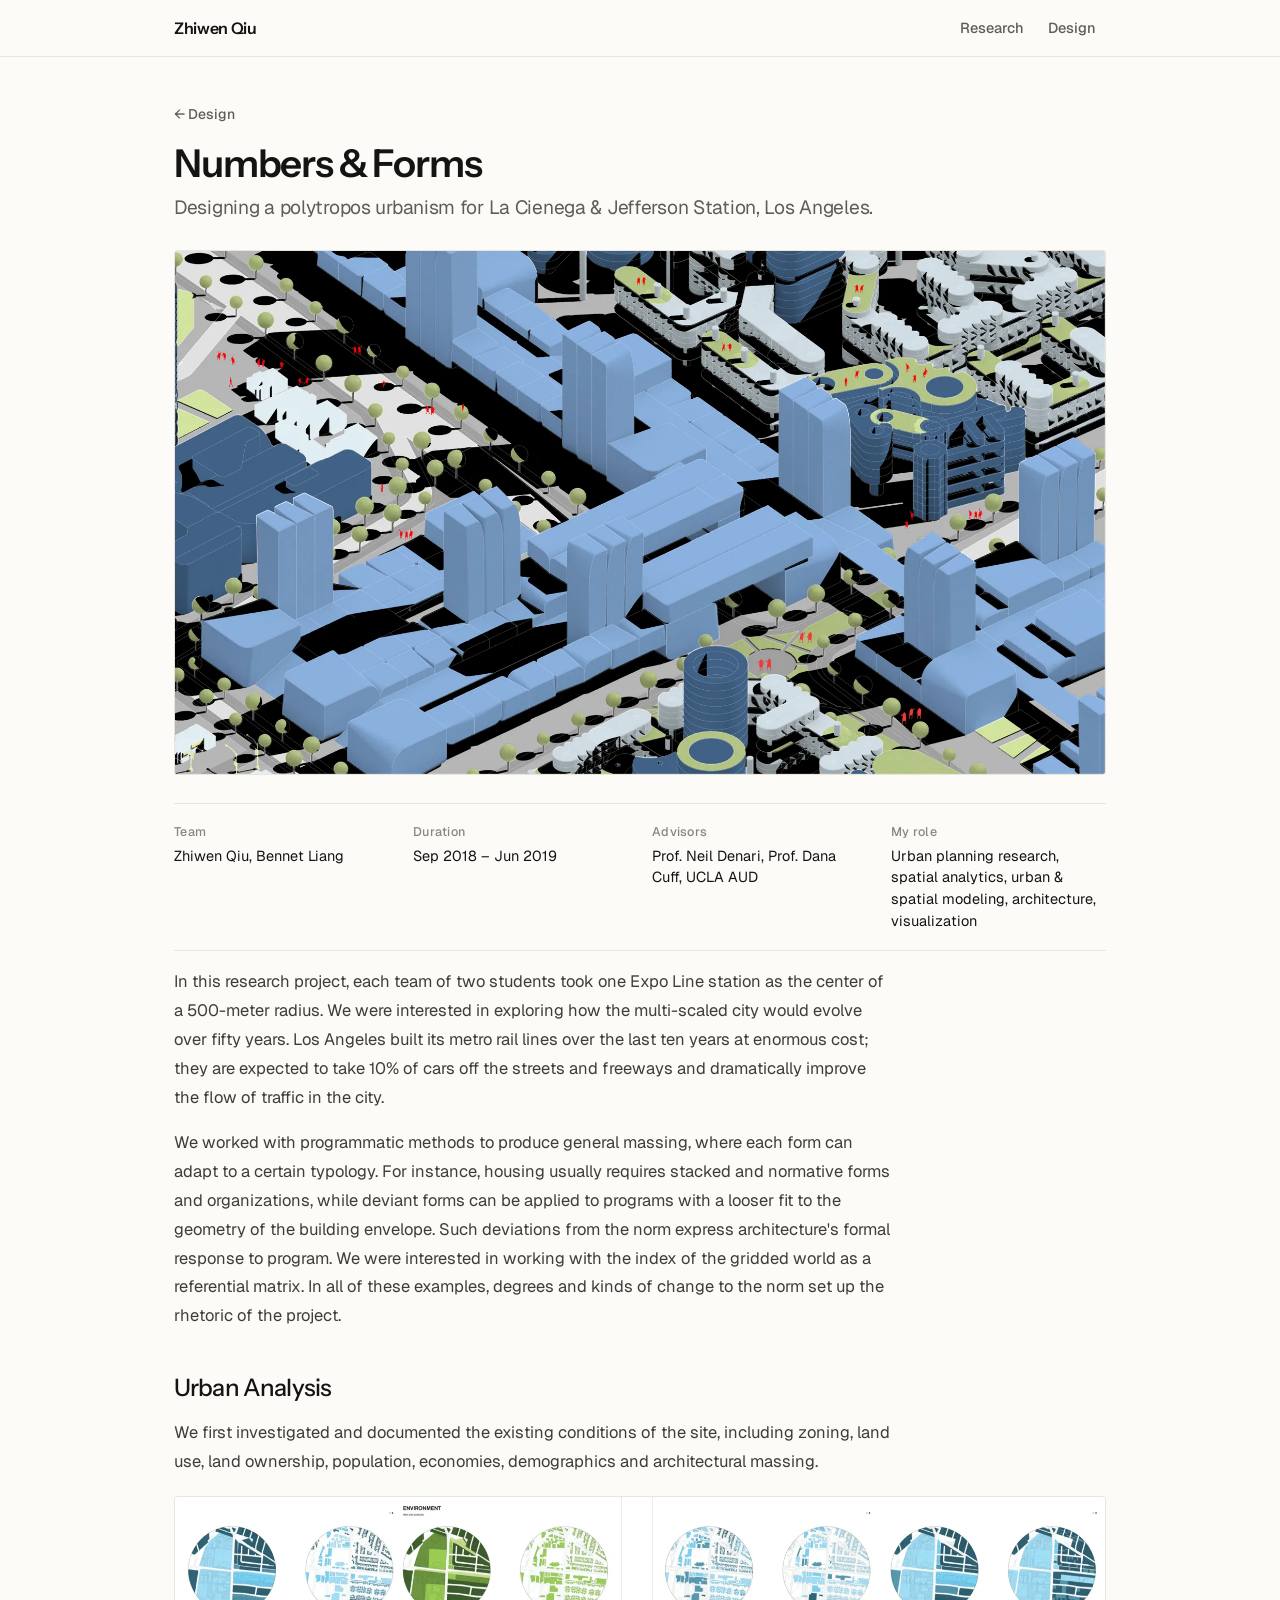
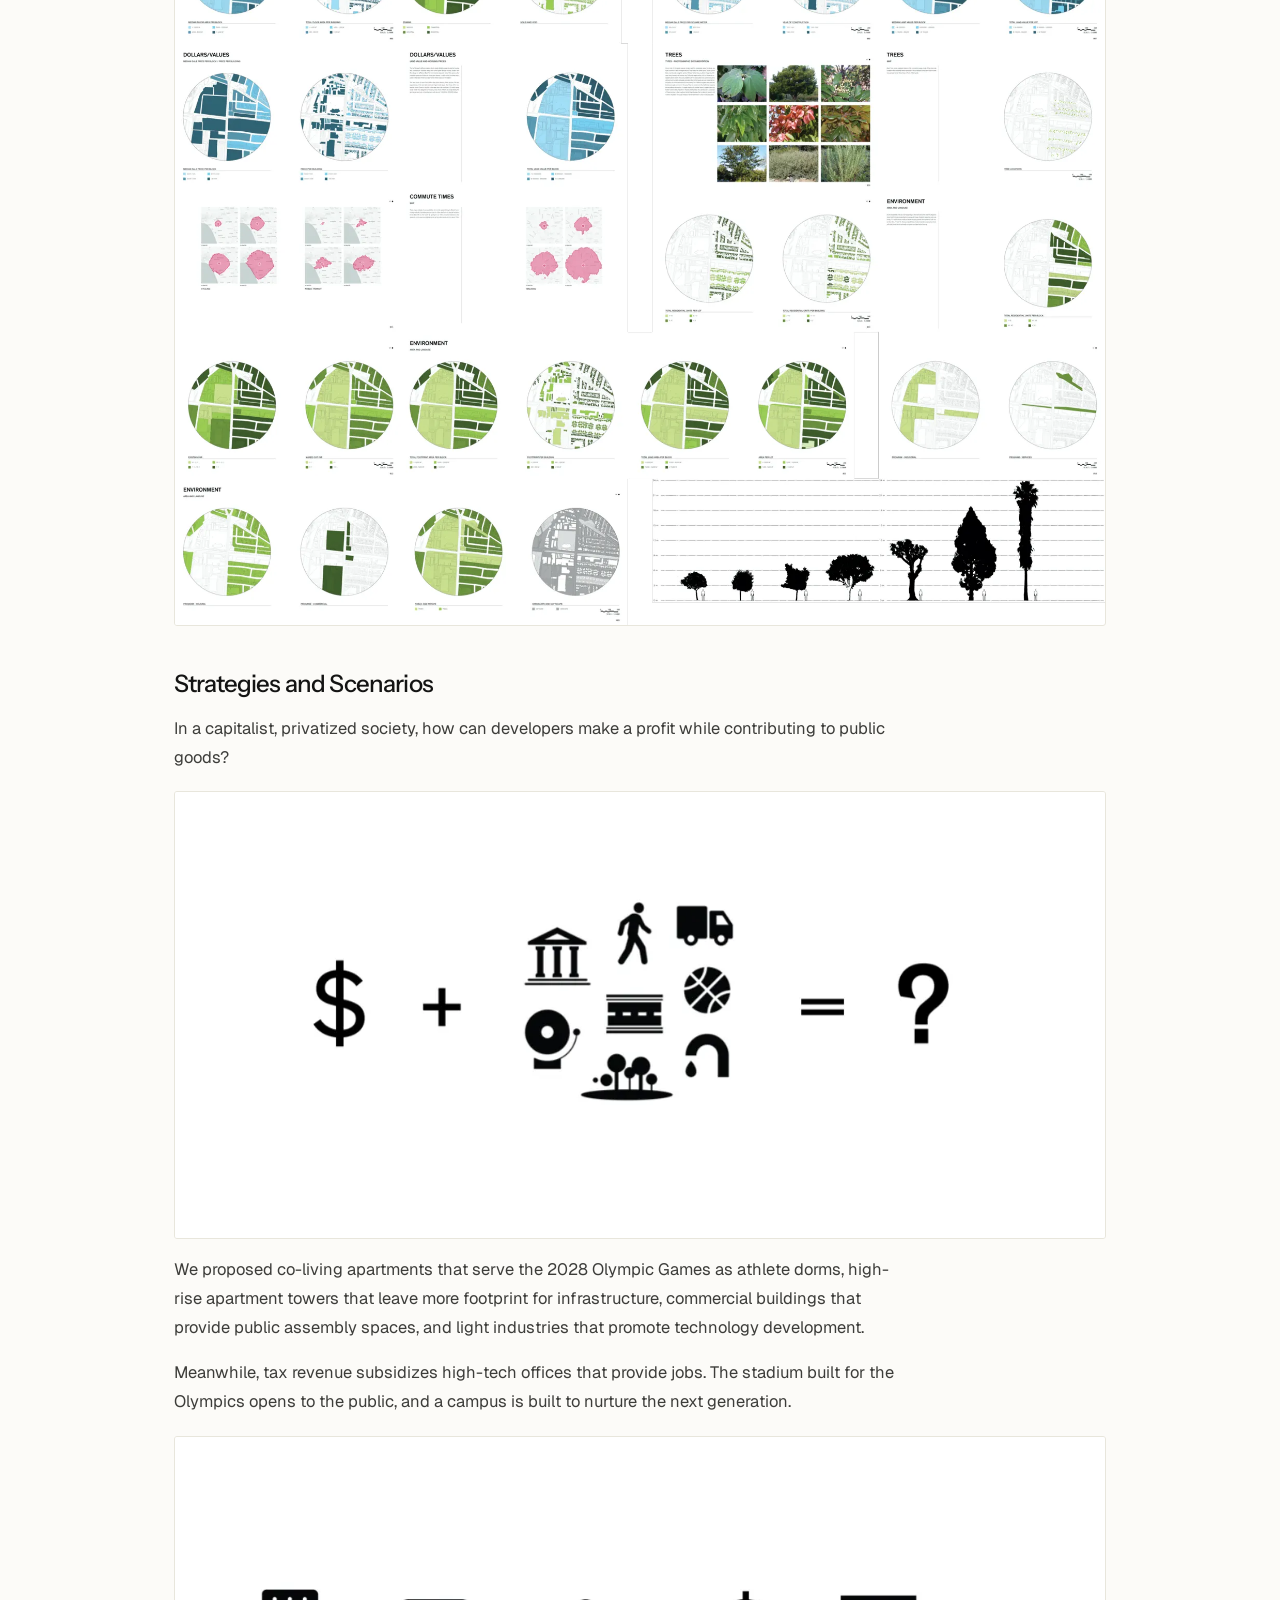
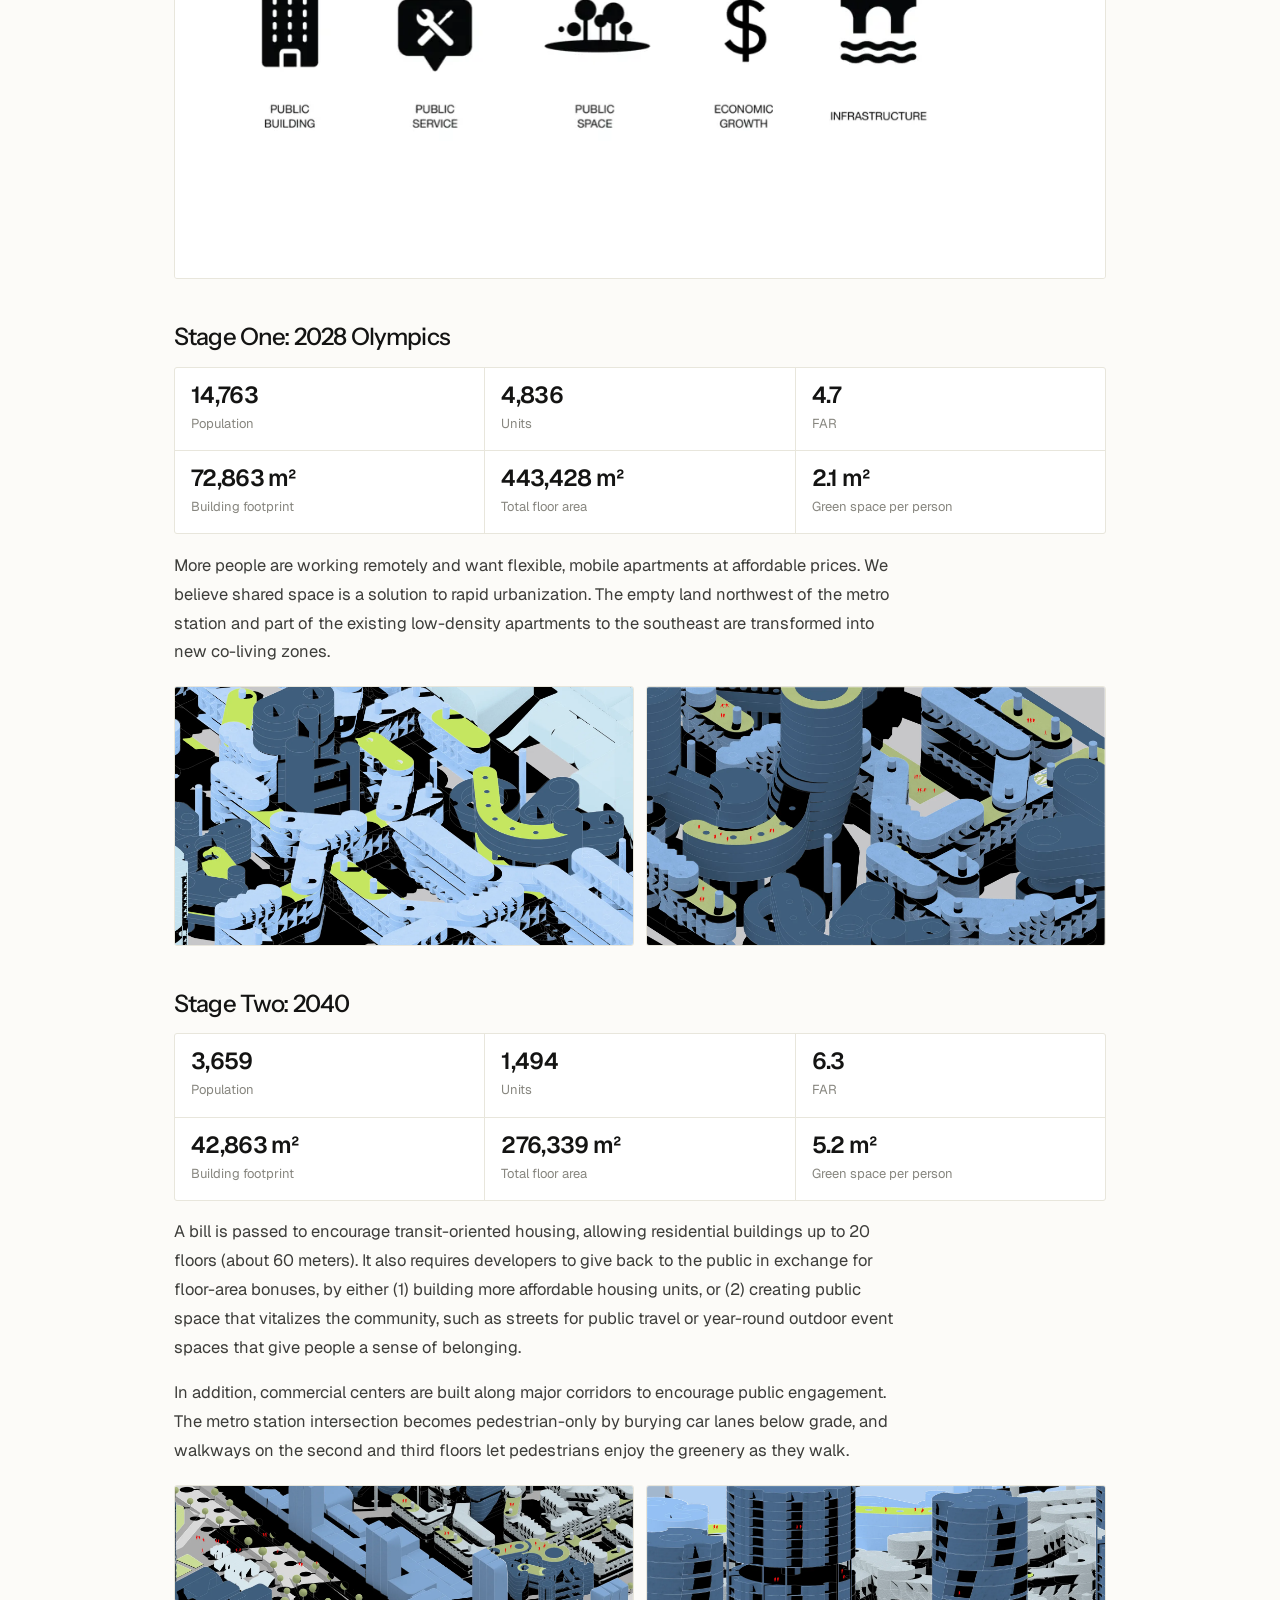
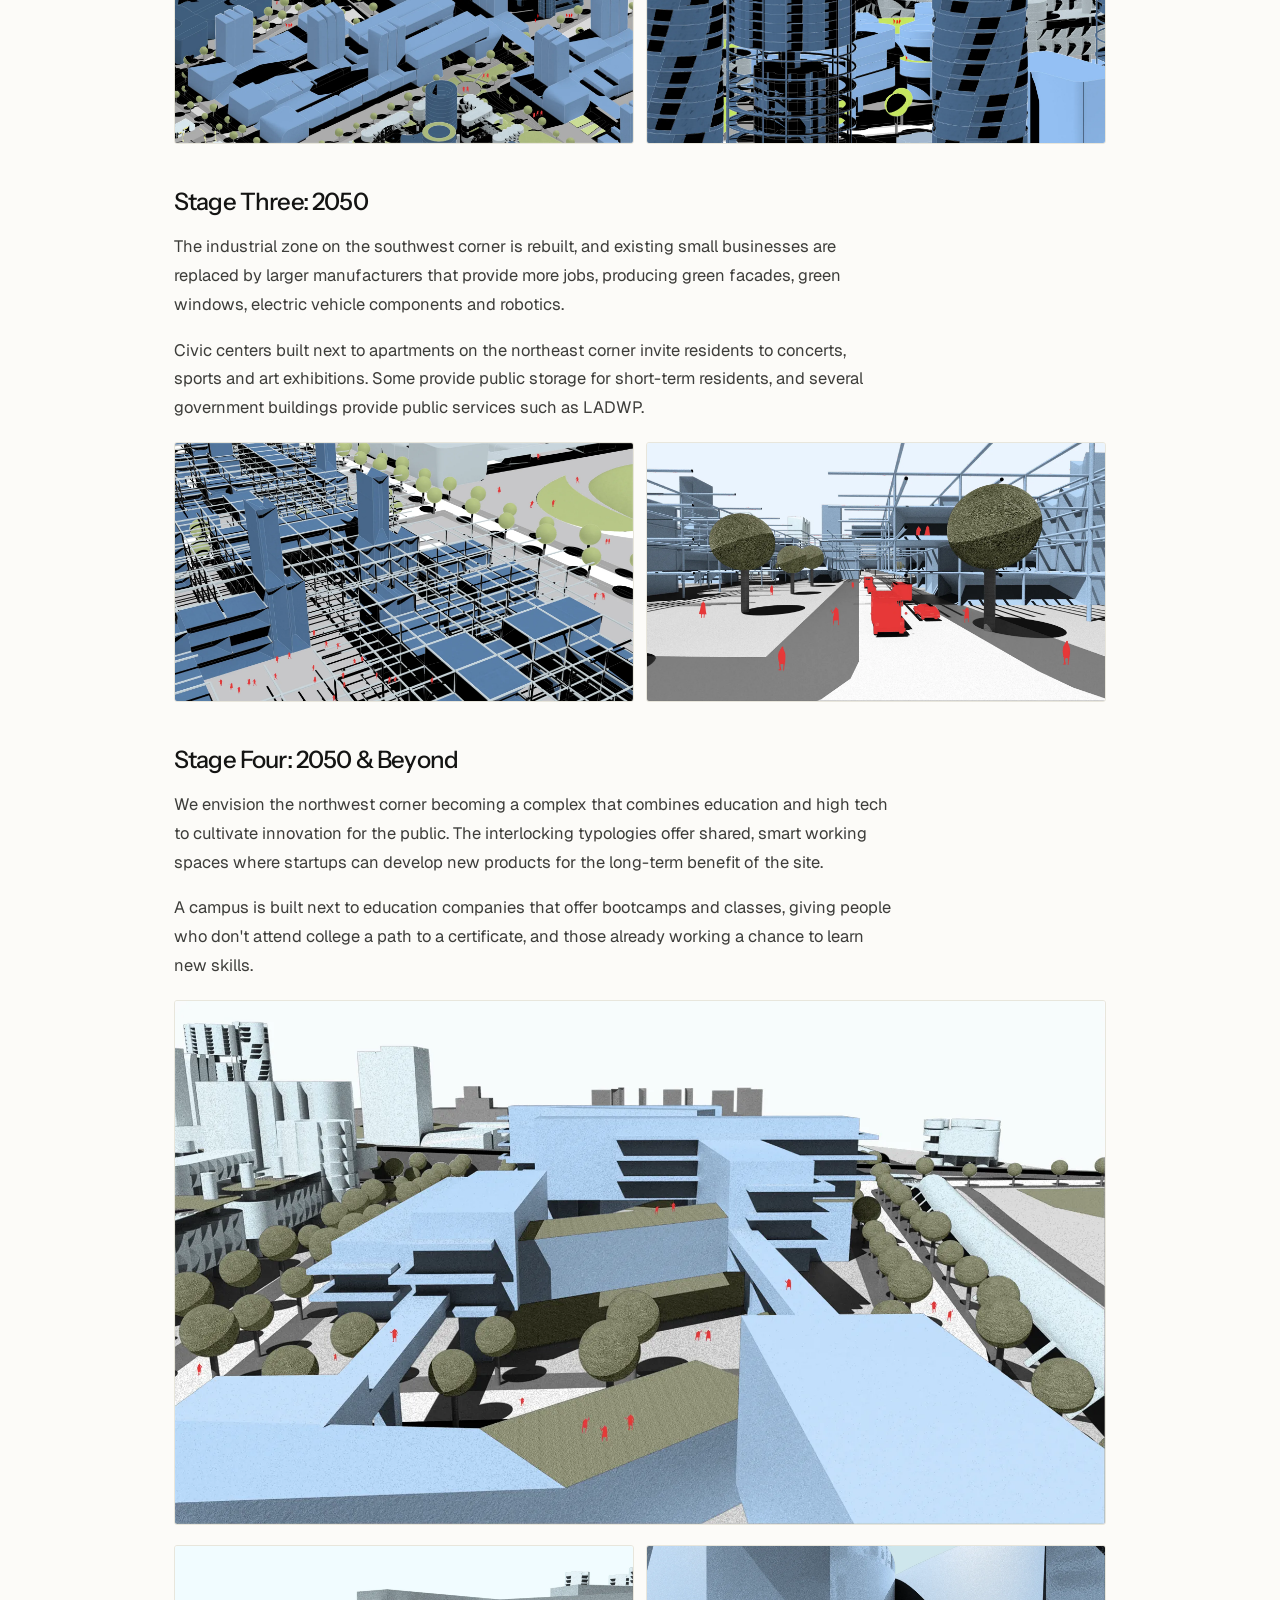
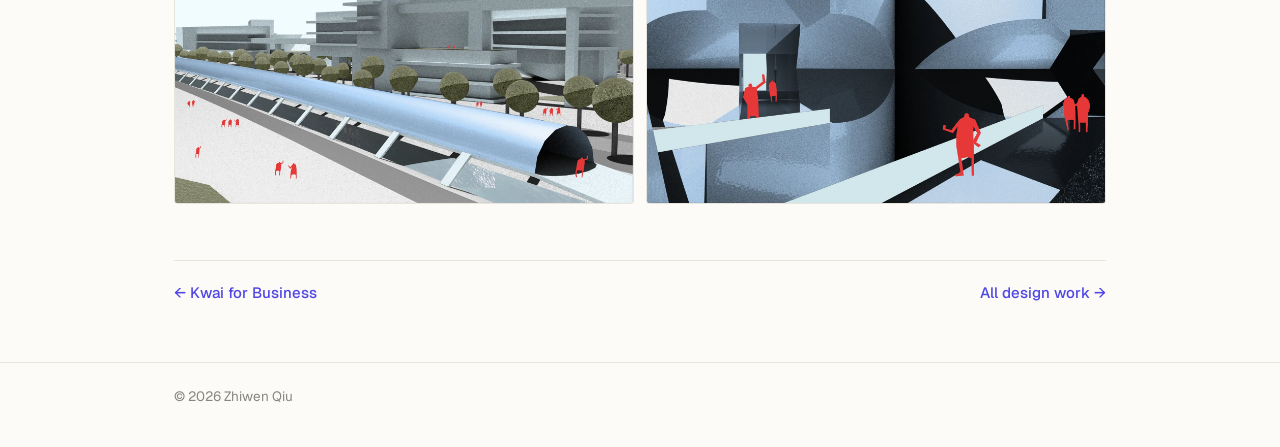
<file: numbersforms/index.html>
<!doctype html>
<html lang="en">
<head>
<meta charset="utf-8">
<title>Redirecting…</title>
<meta name="robots" content="noindex">
<link rel="canonical" href="/numbers-and-forms/">
<meta http-equiv="refresh" content="0; url=/numbers-and-forms/">
<script>location.replace("/numbers-and-forms/");</script>
</head>
<body><p>This page has moved to <a href="/numbers-and-forms/">/numbers-and-forms/</a>.</p></body>
</html>
</file>
<file: assets/site.css>
/* Warm paper neutrals with the EgoCogNav indigo accent. */
:root{
  --bg:#fcfbf8; --surface:#ffffff; --surface-2:#f0eee6;
  --ink:#141413; --text:#3d3d3a; --text-2:#5e5d59; --muted:#87867f;
  --line:#e8e6dc; --accent:#4f46e5; --tint:#eef0ff;
  --sans:'Geist', -apple-system, 'Helvetica Neue', Arial, sans-serif;
  --display:'Instrument Sans', 'Geist', -apple-system, 'Helvetica Neue', Arial, sans-serif;
  --mono:'Geist Mono', ui-monospace, 'SF Mono', Menlo, monospace;
  --max:980px; --narrow:720px; --r-img:3px; --r-btn:6px;
  color-scheme:light;
}

*{box-sizing:border-box}
html{scroll-behavior:smooth; scroll-padding-top:68px}
body{margin:0; background:var(--bg); color:var(--text); font-family:var(--sans); font-size:16px; line-height:1.65;
  -webkit-font-smoothing:antialiased; -moz-osx-font-smoothing:grayscale}
a{color:var(--accent); text-decoration:none}
a:hover{text-decoration:underline; text-underline-offset:3px}
b,strong{color:var(--ink); font-weight:600}
img,video{display:block; max-width:100%}
.wrap{max-width:var(--max); margin:0 auto; padding:0 1.5rem}

/* nav */
nav{position:sticky; top:0; z-index:10; background:color-mix(in srgb, var(--bg) 88%, transparent);
  -webkit-backdrop-filter:saturate(1.4) blur(12px); backdrop-filter:saturate(1.4) blur(12px); border-bottom:1px solid var(--line)}
nav .wrap{display:flex; align-items:center; justify-content:space-between; height:56px}
.brand{font-family:var(--display); font-weight:600; font-size:16px; letter-spacing:-0.02em; color:var(--ink)}
.brand:hover{text-decoration:none}
.navlinks{display:flex; align-items:center; gap:4px}
.navlinks a{font-size:14.5px; font-weight:500; color:var(--text-2); padding:6px 10px; border-radius:var(--r-btn)}
.navlinks a:hover{color:var(--ink); background:var(--surface-2); text-decoration:none}
.pill:focus-visible,a:focus-visible{outline:2px solid var(--accent); outline-offset:2px}

/* buttons */
.pills{display:flex; flex-wrap:wrap; gap:8px; margin-top:18px}
.pill{display:inline-flex; align-items:center; gap:6px; height:32px; padding:0 12px; border-radius:var(--r-btn);
  font-size:14px; font-weight:500; line-height:1; white-space:nowrap; color:var(--ink);
  background:var(--surface); border:1px solid var(--line)}
.pill:hover{text-decoration:none; border-color:var(--accent); color:var(--accent)}
.pill svg{width:14px; height:14px; flex:none}
.pill.off{color:var(--muted); cursor:default}
.pill.off:hover{border-color:var(--line); color:var(--muted)}

.intro .pills{gap:8px}
.intro .pill{width:38px; height:38px; padding:0; justify-content:center}
.intro .pill svg{width:16px; height:16px}
.intro .pill .lbl{position:absolute; width:1px; height:1px; overflow:hidden; clip:rect(0 0 0 0); white-space:nowrap}

/* images: rectangular, hairline edge, no shadow */
.media{position:relative; display:block; aspect-ratio:16/10; border-radius:var(--r-img); overflow:hidden;
  background:var(--surface-2); border:1px solid var(--line)}
.media img,.media video{width:100%; height:100%; object-fit:cover; transition:transform .5s ease}
.media.contain{background:#fff}
.media.contain img,.media.contain video{object-fit:contain; padding:10px}
a.media:hover img,a.media:hover video,a.card-link:hover .media img{transform:scale(1.02)}

/* intro */
.intro{display:grid; grid-template-columns:minmax(0,1fr) 240px; gap:44px; align-items:start; padding:52px 0 8px}
h1{font-family:var(--display); font-weight:600; font-size:2.6rem; line-height:1.05; letter-spacing:-0.03em; color:var(--ink); margin:0 0 18px}
.intro p{margin:0 0 12px; font-size:16.5px; line-height:1.7}
.intro p.seeking{margin:16px 0 0; padding:9px 14px; font-size:15px; line-height:1.6; color:var(--ink); background:var(--tint); border-left:2px solid var(--accent); border-radius:0 var(--r-btn) var(--r-btn) 0}
.intro .portrait{width:240px; height:auto; aspect-ratio:4/5; object-fit:cover; border-radius:var(--r-img); background:var(--surface-2)}

/* sections */
section{padding:40px 0 8px}
h2{font-family:var(--display); font-weight:500; font-size:1.75rem; line-height:1.15; letter-spacing:-0.035em; color:var(--ink); margin:0 0 16px}

/* news */
.news{list-style:none; margin:0; padding:0}
.news li{display:grid; grid-template-columns:88px minmax(0,1fr); gap:14px; padding:9px 0; border-top:1px solid var(--line); font-size:15px; line-height:1.6}
.news li:first-child{border-top:0; padding-top:0}
.news time{font-family:var(--mono); font-size:12.5px; color:var(--muted); padding-top:2px}
.news i{color:var(--ink)}
.news a i{color:inherit}

/* research rows: title, authors, venue, summary, links */
.row{display:grid; grid-template-columns:288px minmax(0,1fr); gap:28px; padding:22px 0; border-top:1px solid var(--line)}
.row:first-of-type{border-top:0; padding-top:4px}
.row h3{font-family:var(--display); font-weight:600; font-size:1.07rem; line-height:1.4; letter-spacing:-0.015em; color:var(--ink); margin:0 0 6px}
.row h3 a{color:inherit}
.row h3 a:hover{color:var(--accent); text-decoration:none}
.authors{font-size:14.5px; line-height:1.55; color:var(--text-2); margin:0 0 4px}
.authors b{font-weight:600}
.eq{font-size:12.5px; color:var(--muted)}
.venue{margin:0 0 8px; font-size:14px; font-weight:600; color:var(--accent)}
.venue.wip{color:var(--muted); font-weight:500}
.sum{font-size:15px; line-height:1.6; margin:0 0 12px}
.row .pills{margin-top:0; gap:6px}
.row .pill{height:28px; padding:0 10px; font-size:13px}

/* more publications */
.pubs{list-style:none; margin:0; padding:0}
.pubs li{padding:12px 0; border-top:1px solid var(--line); font-size:15px; line-height:1.55}
.pubs li:first-child{border-top:0; padding-top:0}
.pubs .t{color:var(--ink); font-weight:500}
.pubs .a{color:var(--text-2); font-size:14px}
.pubs .v{color:var(--accent); font-weight:600; font-size:14px}
.pubs .l{font-size:14px}

/* design cards */
.lede{margin:-4px 0 20px; color:var(--text-2); font-size:15.5px}
.cards{display:grid; grid-template-columns:repeat(2,minmax(0,1fr)); gap:28px 24px}
.card-link{display:block; color:inherit}
.card-link:hover{text-decoration:none}
.card .media{margin-bottom:14px}
.card h3{font-family:var(--display); font-weight:600; font-size:1.05rem; letter-spacing:-0.015em; color:var(--ink); margin:0 0 2px}
.card-link:hover h3{color:var(--accent)}
.card .meta{font-size:13.5px; color:var(--muted)}
.card p{margin:6px 0 0; font-size:15px; line-height:1.6}
.more{display:inline-block; margin-top:8px; font-size:14px; font-weight:500; color:var(--accent)}

/* case study pages */
.cs-head{padding:44px 0 24px}
.back{display:inline-block; font-size:14px; font-weight:500; color:var(--text-2); margin-bottom:18px}
.back:hover{color:var(--accent); text-decoration:none}
.cs-head h1{font-size:2.4rem; margin-bottom:10px}
.cs-sub{font-size:1.2rem; line-height:1.45; letter-spacing:-0.015em; color:var(--text-2); margin:0; max-width:var(--narrow)}
.hero-img{width:100%; border-radius:var(--r-img); border:1px solid var(--line); margin:4px 0 28px}
.facts{display:grid; grid-template-columns:repeat(4,minmax(0,1fr)); gap:18px 24px; padding:18px 0; border-top:1px solid var(--line); border-bottom:1px solid var(--line); margin:0 0 8px}
.facts dt{font-size:12.5px; font-weight:500; letter-spacing:0.02em; color:var(--muted); margin:0 0 2px}
.facts dd{margin:0; font-size:14.5px; line-height:1.5; color:var(--ink)}
.prose{max-width:var(--narrow)}
.prose p,.prose li{font-size:16.5px; line-height:1.75}
.prose ul{padding-left:1.2rem}
.prose li{margin:0 0 6px}
.cs h2{font-size:1.5rem; margin:44px 0 12px}
.cs h3{font-family:var(--display); font-weight:600; font-size:1.07rem; letter-spacing:-0.015em; color:var(--ink); margin:28px 0 6px}
.figure{margin:20px 0 8px}
.figure img{width:100%; border-radius:var(--r-img); border:1px solid var(--line); background:#fff}
.figure figcaption{font-size:14px; color:var(--text-2); margin-top:8px}
.pair{display:grid; grid-template-columns:repeat(2,minmax(0,1fr)); gap:12px}
.stats{display:grid; grid-template-columns:repeat(3,minmax(0,1fr)); gap:1px; background:var(--line); border:1px solid var(--line); border-radius:var(--r-img); overflow:hidden; margin:16px 0 8px}
.stats div{background:var(--surface); padding:14px 16px}
.stats .n{display:block; font-size:1.45rem; font-weight:600; letter-spacing:-0.03em; color:var(--ink); line-height:1.2}
.stats .k{font-size:13px; color:var(--muted)}
.next{display:flex; justify-content:space-between; gap:16px; margin-top:56px; padding-top:20px; border-top:1px solid var(--line); font-size:15px}
.next a{font-weight:500}

footer{margin-top:56px; border-top:1px solid var(--line)}
footer .wrap{padding-top:22px; padding-bottom:40px; font-size:13.5px; color:var(--muted)}


@media (max-width:760px){
  .wrap{padding:0 1rem}
  .navlinks a{padding:6px 7px; font-size:14px}
  .navlinks a.opt{display:none}
  .intro{grid-template-columns:minmax(0,1fr); gap:22px; padding-top:32px}
  .intro .portrait{width:128px; order:-1}
  h1{font-size:2.1rem}
  .cs-head h1{font-size:1.9rem}
  .row{grid-template-columns:minmax(0,1fr); gap:14px}
  .cards,.pair{grid-template-columns:minmax(0,1fr)}
  .facts{grid-template-columns:repeat(2,minmax(0,1fr))}
  .stats{grid-template-columns:repeat(2,minmax(0,1fr))}
  .news li{grid-template-columns:minmax(0,1fr); gap:0}
}
@media (prefers-reduced-motion: reduce){ html{scroll-behavior:auto} .media img,.media video{transition:none} }
</file>
